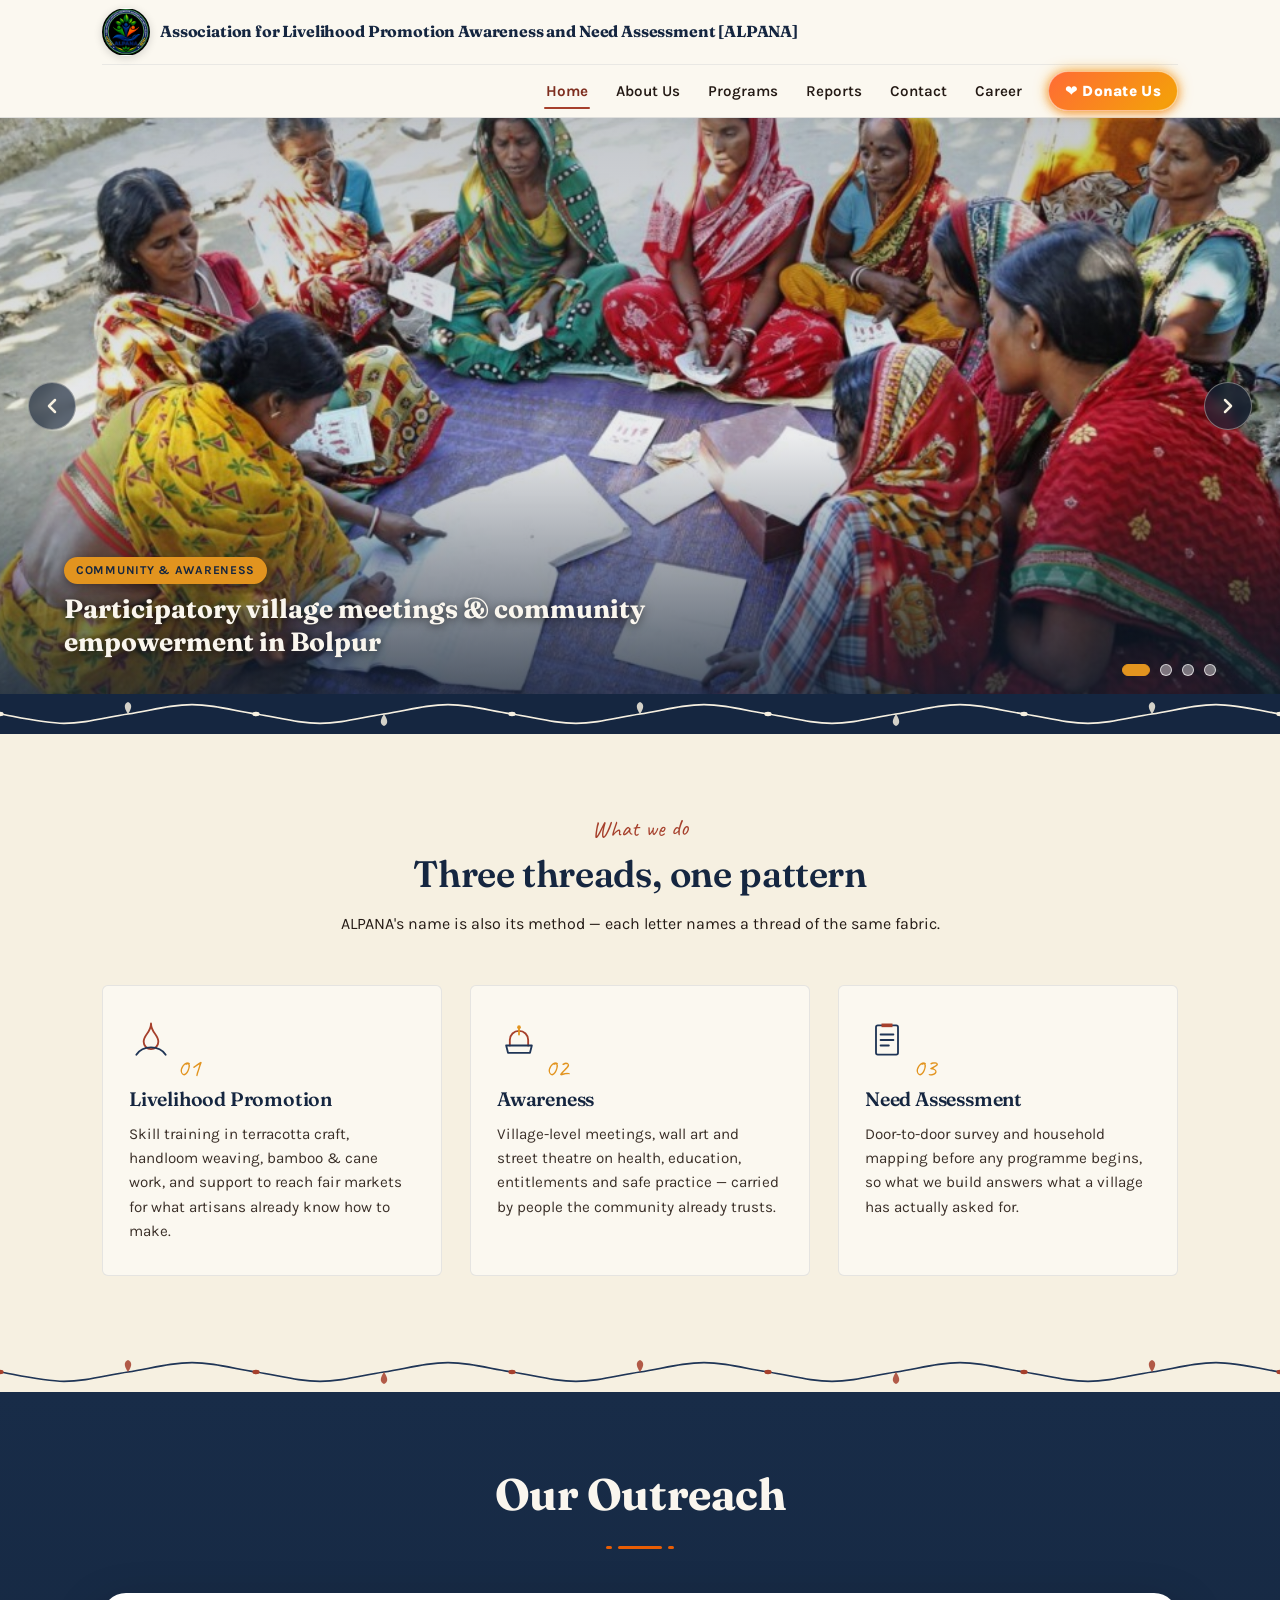
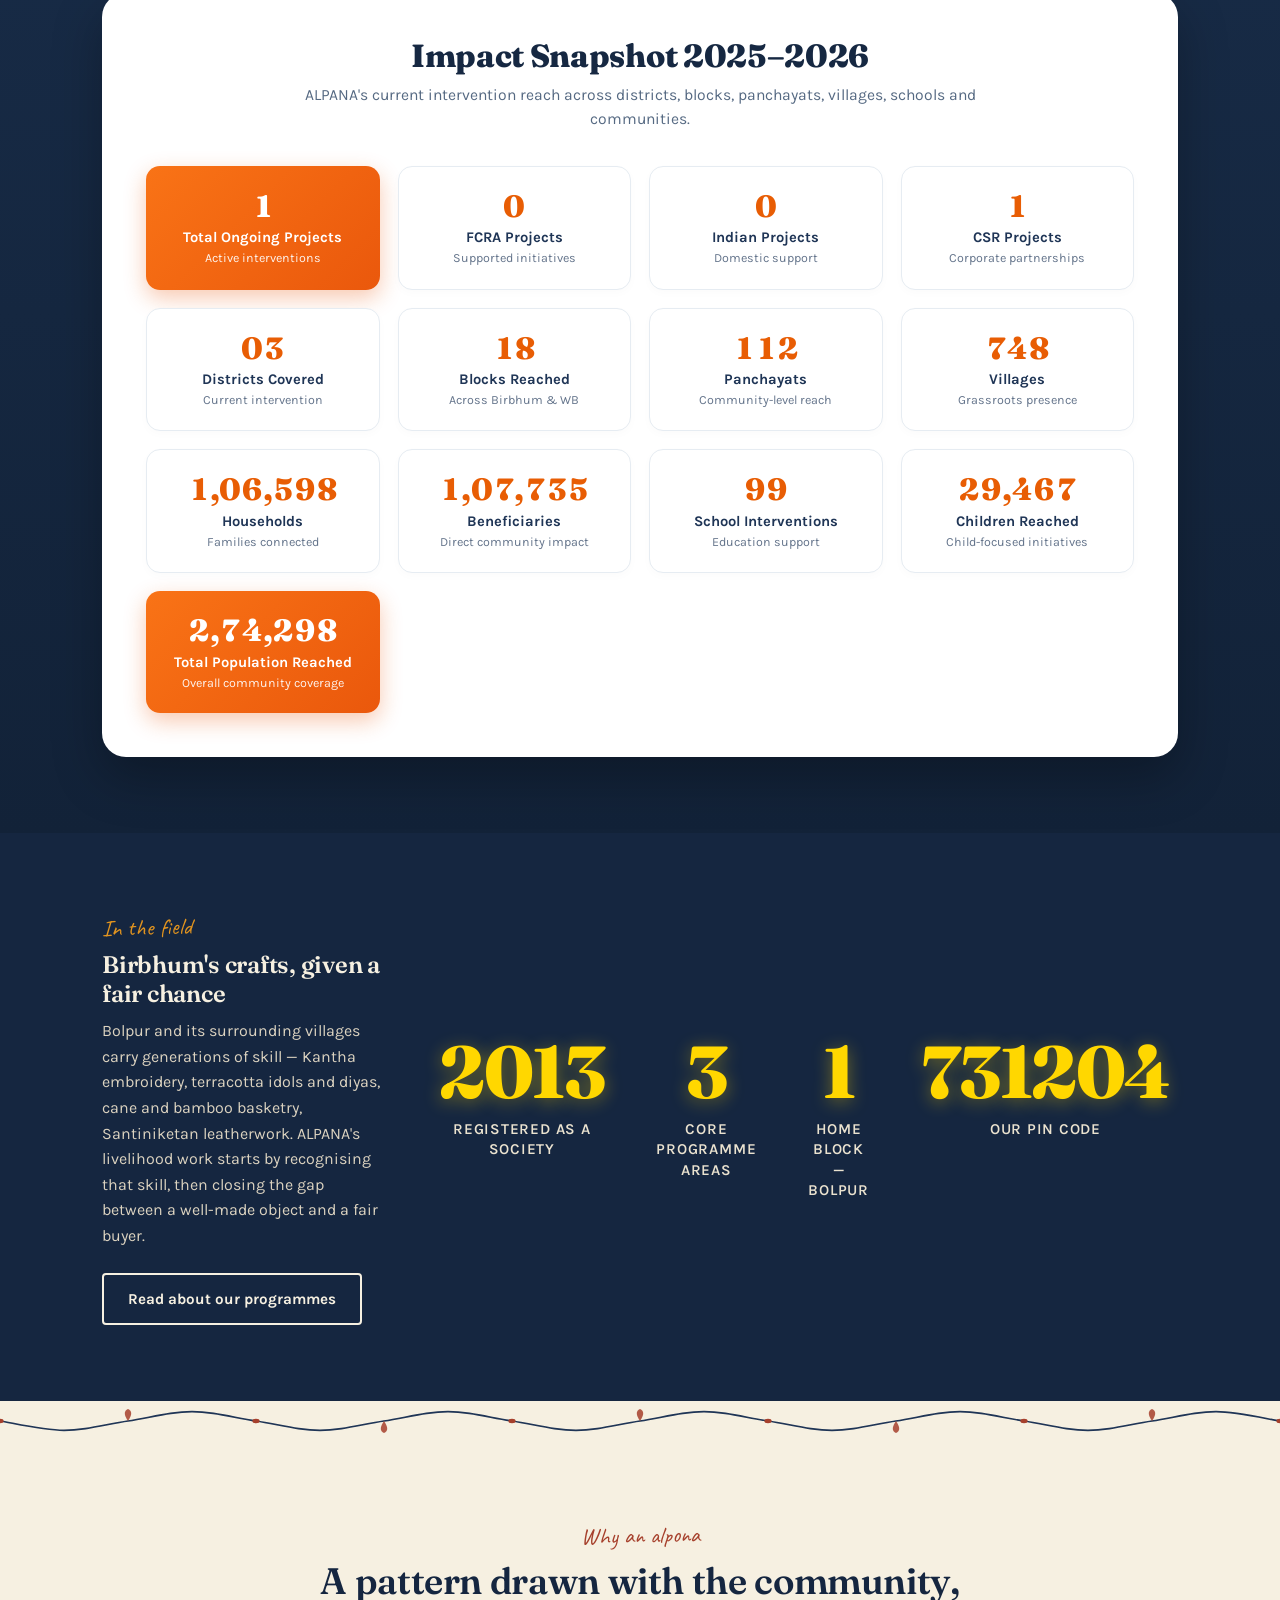
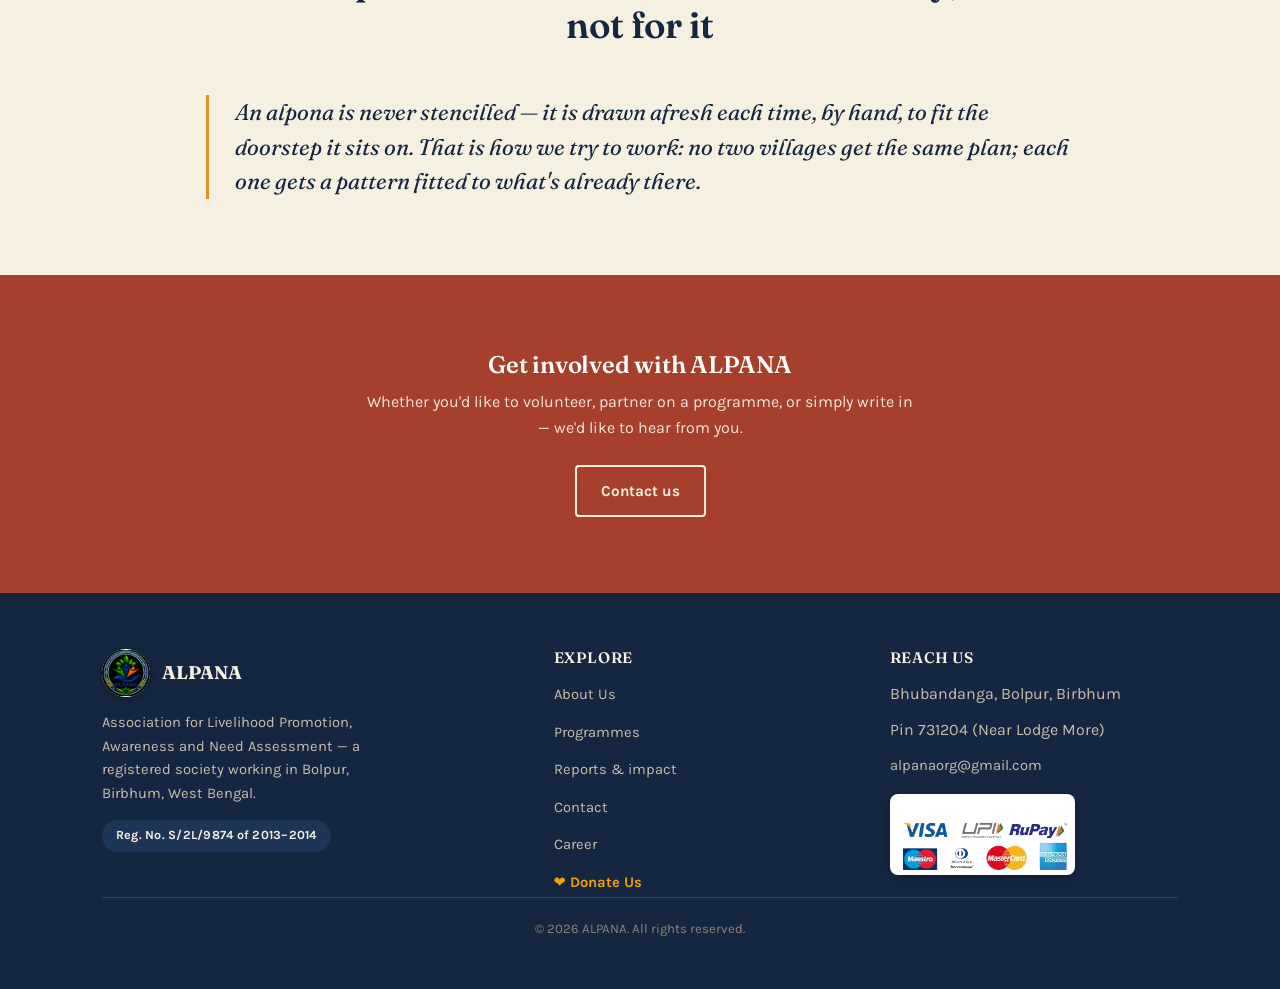
<file: index.html>
<!DOCTYPE html>
<html lang="en">
<head>
<meta charset="UTF-8">
<meta name="viewport" content="width=device-width, initial-scale=1.0">
<title>ALPANA — Association for Livelihood Promotion, Awareness and Need Assessment</title>
<meta name="description" content="ALPANA works in Bolpur, Birbhum on livelihood promotion, awareness building and need assessment for rural artisan and farming communities in West Bengal.">
<link rel="icon" href="images/alpana-logo.png?v=4">
<link rel="stylesheet" href="style.css?v=33">
</head>
<body>

<header class="site-header">
  <div class="wrap">
    <div class="header-top-row">
      <a class="brand" href="index.html">
        <img src="images/alpana-logo.png?v=4" alt="ALPANA logo">
        <span class="brand-text">
          <span class="name">Association for Livelihood Promotion Awareness and Need Assessment [ALPANA]</span>
        </span>
      </a>
      <button class="nav-toggle" aria-expanded="false" aria-controls="primary-nav">Menu ☰</button>
    </div>
    <nav class="main-nav">
      <ul id="primary-nav">
        <li><a href="index.html" class="active">Home</a></li>
        <li><a href="about.html">About Us</a></li>
        <li><a href="programs.html">Programs</a></li>
        <li><a href="reports.html">Reports</a></li>
        <li><a href="contact.html">Contact</a></li>
        <li><a href="career.html">Career</a></li>
        <li><a href="donate.html" class="nav-donate-btn">❤️ Donate Us</a></li>
      </ul>
    </nav>
  </div>
</header>

<section class="hero hero-slider-section">
  <div class="hero-slider" id="heroSlider" aria-label="ALPANA Community Photo Gallery">
    <div class="slider-track">
      <!-- Slide 1 -->
      <div class="slide active">
        <img src="images/slider-1.jpg" alt="ALPANA Community Gathering and Awareness Discussion">
        <div class="slide-caption">
          <span class="slide-tag">Community &amp; Awareness</span>
          <p>Participatory village meetings &amp; community empowerment in Bolpur</p>
        </div>
      </div>

      <!-- Slide 2 -->
      <div class="slide">
        <img src="images/slider-2.jpg" alt="ALPANA Rural Livelihood and Plantation Initiatives">
        <div class="slide-caption">
          <span class="slide-tag">Livelihood &amp; Ecology</span>
          <p>Sustainable rural initiatives and community teamwork</p>
        </div>
      </div>

      <!-- Slide 3 -->
      <div class="slide">
        <img src="images/slider-3.jpg" alt="ALPANA Rural Education and Child Development">
        <div class="slide-caption">
          <span class="slide-tag">Education &amp; Development</span>
          <p>Supporting rural learning and community education</p>
        </div>
      </div>

      <!-- Slide 4 -->
      <div class="slide">
        <img src="images/slider-4.jpg" alt="ALPANA Need Assessment and Household Livelihood Support">
        <div class="slide-caption">
          <span class="slide-tag">Need Assessment &amp; Promotion</span>
          <p>Household-level mapping and grassroots livelihood support</p>
        </div>
      </div>
    </div>

    <!-- Navigation Arrows -->
    <button class="slider-btn prev" id="sliderPrev" aria-label="Previous Slide">
      <svg viewBox="0 0 24 24" fill="none" stroke="currentColor" stroke-width="2.5" stroke-linecap="round" stroke-linejoin="round"><path d="M15 18l-6-6 6-6"/></svg>
    </button>
    <button class="slider-btn next" id="sliderNext" aria-label="Next Slide">
      <svg viewBox="0 0 24 24" fill="none" stroke="currentColor" stroke-width="2.5" stroke-linecap="round" stroke-linejoin="round"><path d="M9 18l6-6-6-6"/></svg>
    </button>

    <!-- Indicators -->
    <div class="slider-dots" id="sliderDots" role="tablist" aria-label="Slide navigation">
      <button class="dot active" data-index="0" aria-label="Slide 1" role="tab" aria-selected="true"></button>
      <button class="dot" data-index="1" aria-label="Slide 2" role="tab" aria-selected="false"></button>
      <button class="dot" data-index="2" aria-label="Slide 3" role="tab" aria-selected="false"></button>
      <button class="dot" data-index="3" aria-label="Slide 4" role="tab" aria-selected="false"></button>
    </div>
  </div>
</section>
<div class="alpona-divider on-indigo"><img src="images/alpona-divider-cream.svg" alt=""></div>

<section class="section-rice">
  <div class="wrap">
    <div class="kicker">
      <span class="eyebrow">What we do</span>
      <h2>Three threads, one pattern</h2>
      <p>ALPANA's name is also its method — each letter names a thread of the same fabric.</p>
    </div>
    <div class="pillars">
      <div class="pillar">
        <svg class="pillar-icon" viewBox="0 0 48 48" fill="none" xmlns="http://www.w3.org/2000/svg">
          <path d="M24 6c0 10-8 12-8 20a8 8 0 0016 0c0-8-8-10-8-20z" stroke="#A6402C" stroke-width="2" stroke-linejoin="round"/>
          <path d="M8 40c4-6 10-8 16-8s12 2 16 8" stroke="#1F3556" stroke-width="2" stroke-linecap="round"/>
        </svg>
        <span class="num">01</span>
        <h3>Livelihood Promotion</h3>
        <p>Skill training in terracotta craft, handloom weaving, bamboo &amp; cane work, and support to reach fair markets for what artisans already know how to make.</p>
      </div>
      <div class="pillar">
        <svg class="pillar-icon" viewBox="0 0 48 48" fill="none" xmlns="http://www.w3.org/2000/svg">
          <path d="M14 30v-6a10 10 0 0120 0v6" stroke="#A6402C" stroke-width="2" stroke-linecap="round"/>
          <path d="M10 30h28l-2 8H12l-2-8z" stroke="#1F3556" stroke-width="2" stroke-linejoin="round"/>
          <circle cx="24" cy="10" r="2" fill="#E2941F"/>
          <path d="M24 12v6" stroke="#E2941F" stroke-width="2" stroke-linecap="round"/>
        </svg>
        <span class="num">02</span>
        <h3>Awareness</h3>
        <p>Village-level meetings, wall art and street theatre on health, education, entitlements and safe practice — carried by people the community already trusts.</p>
      </div>
      <div class="pillar">
        <svg class="pillar-icon" viewBox="0 0 48 48" fill="none" xmlns="http://www.w3.org/2000/svg">
          <rect x="12" y="8" width="24" height="32" rx="2" stroke="#1F3556" stroke-width="2"/>
          <path d="M18 6h12v4H18z" fill="#A6402C"/>
          <path d="M17 18h14M17 24h14M17 30h9" stroke="#1F3556" stroke-width="2" stroke-linecap="round"/>
        </svg>
        <span class="num">03</span>
        <h3>Need Assessment</h3>
        <p>Door-to-door survey and household mapping before any programme begins, so what we build answers what a village has actually asked for.</p>
      </div>
    </div>
  </div>
</section>
<div class="alpona-divider on-rice"><img src="images/alpona-divider-indigo.svg" alt=""></div>

<section class="section-outreach" id="outreach">
  <div class="wrap">
    <div class="outreach-header">
      <h2 class="outreach-title">Our Outreach</h2>
      <div class="outreach-dash"><span></span></div>
    </div>

    <div class="outreach-box">
      <div class="snapshot-header">
        <h3 class="snapshot-title">Impact Snapshot 2025–2026</h3>
        <p class="snapshot-subtitle">ALPANA's current intervention reach across districts, blocks, panchayats, villages, schools and communities.</p>
      </div>

      <div class="outreach-grid">
        <!-- Card 1 (Highlighted) -->
        <div class="outreach-card highlight">
          <span class="outreach-num odometer" data-value="1">1</span>
          <span class="outreach-label">Total Ongoing Projects</span>
          <span class="outreach-sub">Active interventions</span>
        </div>

        <!-- Card 2 -->
        <div class="outreach-card">
          <span class="outreach-num odometer" data-value="0">0</span>
          <span class="outreach-label">FCRA Projects</span>
          <span class="outreach-sub">Supported initiatives</span>
        </div>

        <!-- Card 3 -->
        <div class="outreach-card">
          <span class="outreach-num odometer" data-value="0">0</span>
          <span class="outreach-label">Indian Projects</span>
          <span class="outreach-sub">Domestic support</span>
        </div>

        <!-- Card 4 -->
        <div class="outreach-card">
          <span class="outreach-num odometer" data-value="1">1</span>
          <span class="outreach-label">CSR Projects</span>
          <span class="outreach-sub">Corporate partnerships</span>
        </div>

        <!-- Card 5 -->
        <div class="outreach-card">
          <span class="outreach-num odometer" data-value="03">03</span>
          <span class="outreach-label">Districts Covered</span>
          <span class="outreach-sub">Current intervention</span>
        </div>

        <!-- Card 6 -->
        <div class="outreach-card">
          <span class="outreach-num odometer" data-value="18">18</span>
          <span class="outreach-label">Blocks Reached</span>
          <span class="outreach-sub">Across Birbhum &amp; WB</span>
        </div>

        <!-- Card 7 -->
        <div class="outreach-card">
          <span class="outreach-num odometer" data-value="112">112</span>
          <span class="outreach-label">Panchayats</span>
          <span class="outreach-sub">Community-level reach</span>
        </div>

        <!-- Card 8 -->
        <div class="outreach-card">
          <span class="outreach-num odometer" data-value="748">748</span>
          <span class="outreach-label">Villages</span>
          <span class="outreach-sub">Grassroots presence</span>
        </div>

        <!-- Card 9 -->
        <div class="outreach-card">
          <span class="outreach-num odometer" data-value="1,06,598">1,06,598</span>
          <span class="outreach-label">Households</span>
          <span class="outreach-sub">Families connected</span>
        </div>

        <!-- Card 10 -->
        <div class="outreach-card">
          <span class="outreach-num odometer" data-value="1,07,735">1,07,735</span>
          <span class="outreach-label">Beneficiaries</span>
          <span class="outreach-sub">Direct community impact</span>
        </div>

        <!-- Card 11 -->
        <div class="outreach-card">
          <span class="outreach-num odometer" data-value="99">99</span>
          <span class="outreach-label">School Interventions</span>
          <span class="outreach-sub">Education support</span>
        </div>

        <!-- Card 12 -->
        <div class="outreach-card">
          <span class="outreach-num odometer" data-value="29,467">29,467</span>
          <span class="outreach-label">Children Reached</span>
          <span class="outreach-sub">Child-focused initiatives</span>
        </div>

        <!-- Card 13 (Highlighted) -->
        <div class="outreach-card highlight">
          <span class="outreach-num odometer" data-value="2,74,298">2,74,298</span>
          <span class="outreach-label">Total Population Reached</span>
          <span class="outreach-sub">Overall community coverage</span>
        </div>
      </div>
    </div>
  </div>
</section>

<section class="section-indigo">
  <div class="wrap">
    <div class="two-col">
      <div>
        <span class="eyebrow" style="color:#E2941F;">In the field</span>
        <h2>Birbhum's crafts, given a fair chance</h2>
        <p style="color:#DCD3C0;">Bolpur and its surrounding villages carry generations of skill — Kantha embroidery, terracotta idols and diyas, cane and bamboo basketry, Santiniketan leatherwork. ALPANA's livelihood work starts by recognising that skill, then closing the gap between a well-made object and a fair buyer.</p>
        <a href="programs.html" class="btn btn-ghost-light" style="margin-top:8px;">Read about our programmes</a>
      </div>
      <div class="stats">
        <div class="stat"><b>2013</b><span>Registered as a society</span></div>
        <div class="stat"><b>3</b><span>Core programme areas</span></div>
        <div class="stat"><b>1</b><span>Home block — Bolpur</span></div>
        <div class="stat"><b>731204</b><span>Our pin code</span></div>
      </div>
    </div>
  </div>
</section>
<div class="alpona-divider on-rice"><img src="images/alpona-divider-indigo.svg" alt=""></div>

<section class="section-rice">
  <div class="wrap">
    <div class="kicker">
      <span class="eyebrow">Why an alpona</span>
      <h2 class="mt-0">A pattern drawn with the community, not for it</h2>
    </div>
    <p class="quote-block">An alpona is never stencilled — it is drawn afresh each time, by hand, to fit the doorstep it sits on. That is how we try to work: no two villages get the same plan; each one gets a pattern fitted to what's already there.</p>
  </div>
</section>

<section class="section-clay">
  <div class="wrap center">
    <h2 class="mt-0" style="color:#fff;">Get involved with ALPANA</h2>
    <p style="max-width:56ch;margin:0 auto 24px;color:#F6E6DE;">Whether you'd like to volunteer, partner on a programme, or simply write in — we'd like to hear from you.</p>
    <a href="contact.html" class="btn btn-ghost-light">Contact us</a>
  </div>
</section>

<footer class="site-footer">
  <div class="wrap">
    <div class="footer-grid">
      <div>
        <div class="footer-brand">
          <img src="images/alpana-logo.png?v=4" alt="ALPANA logo">
          <span class="name">ALPANA</span>
        </div>
        <p style="max-width:34ch;font-size:0.92rem;">Association for Livelihood Promotion, Awareness and Need Assessment — a registered society working in Bolpur, Birbhum, West Bengal.</p>
        <span class="badge-reg">Reg. No. S/2L/9874 of 2013–2014</span>
      </div>
      <div>
        <h4>Explore</h4>
        <ul class="footer-links">
          <li><a href="about.html">About Us</a></li>
          <li><a href="programs.html">Programmes</a></li>
          <li><a href="reports.html">Reports &amp; impact</a></li>
          <li><a href="contact.html">Contact</a></li>
          <li><a href="career.html">Career</a></li>
          <li><a href="donate.html" style="color:#F59E0B;font-weight:700;">❤️ Donate Us</a></li>
        </ul>
      </div>
      <div>
        <h4>Reach us</h4>
        <ul class="footer-links">
          <li>Bhubandanga, Bolpur, Birbhum</li>
          <li>Pin&nbsp;731204 (Near Lodge More)</li>
          <li><a href="mailto:alpanaorg@gmail.com">alpanaorg@gmail.com</a></li>
        </ul>
        <div class="footer-payments">
          <img src="images/payment-methods.png?v=1" alt="Accepted Payment Modes: VISA, UPI, RuPay, Maestro, Diners Club, MasterCard, American Express">
        </div>
      </div>
    </div>
    <div class="footer-bottom" style="display: flex; justify-content: center; align-items: center; text-align: center; width: 100%; margin: 0 auto;">
      <span style="text-align: center; margin: 0 auto;">© <span id="year"></span> ALPANA. All rights reserved.</span>
    </div>
  </div>
</footer>

<script>
  document.getElementById('year').textContent = new Date().getFullYear();
  
  // Mobile Nav Toggle
  const toggle = document.querySelector('.nav-toggle');
  const nav = document.getElementById('primary-nav');
  if(toggle && nav){
    toggle.addEventListener('click', (e) => {
      e.stopPropagation();
      const open = nav.classList.toggle('open');
      toggle.setAttribute('aria-expanded', open);
      toggle.textContent = open ? 'Close ✕' : 'Menu ☰';
    });
    document.addEventListener('click', (e) => {
      if(!nav.contains(e.target) && !toggle.contains(e.target) && nav.classList.contains('open')){
        nav.classList.remove('open');
        toggle.setAttribute('aria-expanded', 'false');
        toggle.textContent = 'Menu ☰';
      }
    });
    document.addEventListener('keydown', (e) => {
      if(e.key === 'Escape' && nav.classList.contains('open')){
        nav.classList.remove('open');
        toggle.setAttribute('aria-expanded', 'false');
        toggle.textContent = 'Menu ☰';
      }
    });
  }

  // Hero Image Slider
  (function initSlider(){
    const slider = document.getElementById('heroSlider');
    if(!slider) return;
    
    const track = slider.querySelector('.slider-track');
    const slides = slider.querySelectorAll('.slide');
    const dots = slider.querySelectorAll('.dot');
    const prevBtn = document.getElementById('sliderPrev');
    const nextBtn = document.getElementById('sliderNext');
    let currentIndex = 0;
    let timer = null;
    const slideCount = slides.length;

    function showSlide(index){
      if(index < 0) index = slideCount - 1;
      if(index >= slideCount) index = 0;
      currentIndex = index;

      if(track){
        track.style.transform = `translateX(-${currentIndex * 100}%)`;
      }

      slides.forEach((s, i) => {
        s.classList.toggle('active', i === currentIndex);
      });

      dots.forEach((d, i) => {
        const active = i === currentIndex;
        d.classList.toggle('active', active);
        d.setAttribute('aria-selected', active);
      });
    }

    function nextSlide(){ showSlide(currentIndex + 1); }
    function prevSlide(){ showSlide(currentIndex - 1); }

    function resetTimer(){
      if(timer) clearInterval(timer);
      timer = setInterval(nextSlide, 3500);
    }

    if(nextBtn) nextBtn.addEventListener('click', () => { nextSlide(); resetTimer(); });
    if(prevBtn) prevBtn.addEventListener('click', () => { prevSlide(); resetTimer(); });

    dots.forEach(dot => {
      dot.addEventListener('click', () => {
        const idx = parseInt(dot.getAttribute('data-index'), 10);
        showSlide(idx);
        resetTimer();
      });
    });

    // Touch Swipe Support
    let touchStartX = 0;
    let touchEndX = 0;
    slider.addEventListener('touchstart', (e) => {
      touchStartX = e.changedTouches[0].screenX;
    }, {passive:true});

    slider.addEventListener('touchend', (e) => {
      touchEndX = e.changedTouches[0].screenX;
      if(touchStartX - touchEndX > 40){
        nextSlide();
        resetTimer();
      } else if(touchEndX - touchStartX > 40){
        prevSlide();
        resetTimer();
      }
    }, {passive:true});

    // Keyboard Arrow Keys
    document.addEventListener('keydown', (e) => {
      if(e.key === 'ArrowRight') { nextSlide(); resetTimer(); }
      if(e.key === 'ArrowLeft') { prevSlide(); resetTimer(); }
    });

    // Start auto scrolling immediately
    showSlide(0);
    resetTimer();
  })();

  // Impact Snapshot 0.8-Second Odometer Rolling Digits
  (function initOutreachOdometer(){
    const odometers = document.querySelectorAll('.outreach-num.odometer');
    if(!odometers.length) return;

    odometers.forEach(odometer => {
      const valStr = odometer.getAttribute('data-value') || odometer.textContent.trim();
      odometer.innerHTML = '';

      valStr.split('').forEach((char, colIdx) => {
        if(/\d/.test(char)){
          const digitWrap = document.createElement('span');
          digitWrap.className = 'odometer-digit';

          const ribbon = document.createElement('span');
          ribbon.className = 'odometer-ribbon';

          const target = parseInt(char, 10);
          // 1 cycle of 0..9 then 0..target
          let html = '';
          for(let d = 0; d <= 9; d++){
            html += `<span>${d}</span>`;
          }
          for(let d = 0; d <= target; d++){
            html += `<span>${d}</span>`;
          }
          ribbon.innerHTML = html;
          ribbon.dataset.targetIndex = (10 + target);
          ribbon.dataset.delay = colIdx * 30; // 30ms stagger

          digitWrap.appendChild(ribbon);
          odometer.appendChild(digitWrap);
        } else {
          const sep = document.createElement('span');
          sep.className = 'odometer-sep';
          sep.textContent = char;
          odometer.appendChild(sep);
        }
      });
    });

    const observer = new IntersectionObserver((entries, obs) => {
      entries.forEach(entry => {
        if(entry.isIntersecting){
          const odometer = entry.target;
          const ribbons = odometer.querySelectorAll('.odometer-ribbon');

          ribbons.forEach(ribbon => {
            const targetIdx = parseInt(ribbon.dataset.targetIndex, 10);
            const delay = parseInt(ribbon.dataset.delay, 10) || 0;
            const totalItems = ribbon.children.length;
            if(targetIdx > 0 && totalItems > 1){
              setTimeout(() => {
                const shiftPercent = (targetIdx / totalItems) * 100;
                ribbon.style.transform = `translateY(-${shiftPercent}%)`;
              }, delay + 30);
            }
          });

          obs.unobserve(odometer);
        }
      });
    }, { threshold: 0.15 });

    odometers.forEach(o => observer.observe(o));
  })();
</script>
</body>
</html>
</file>
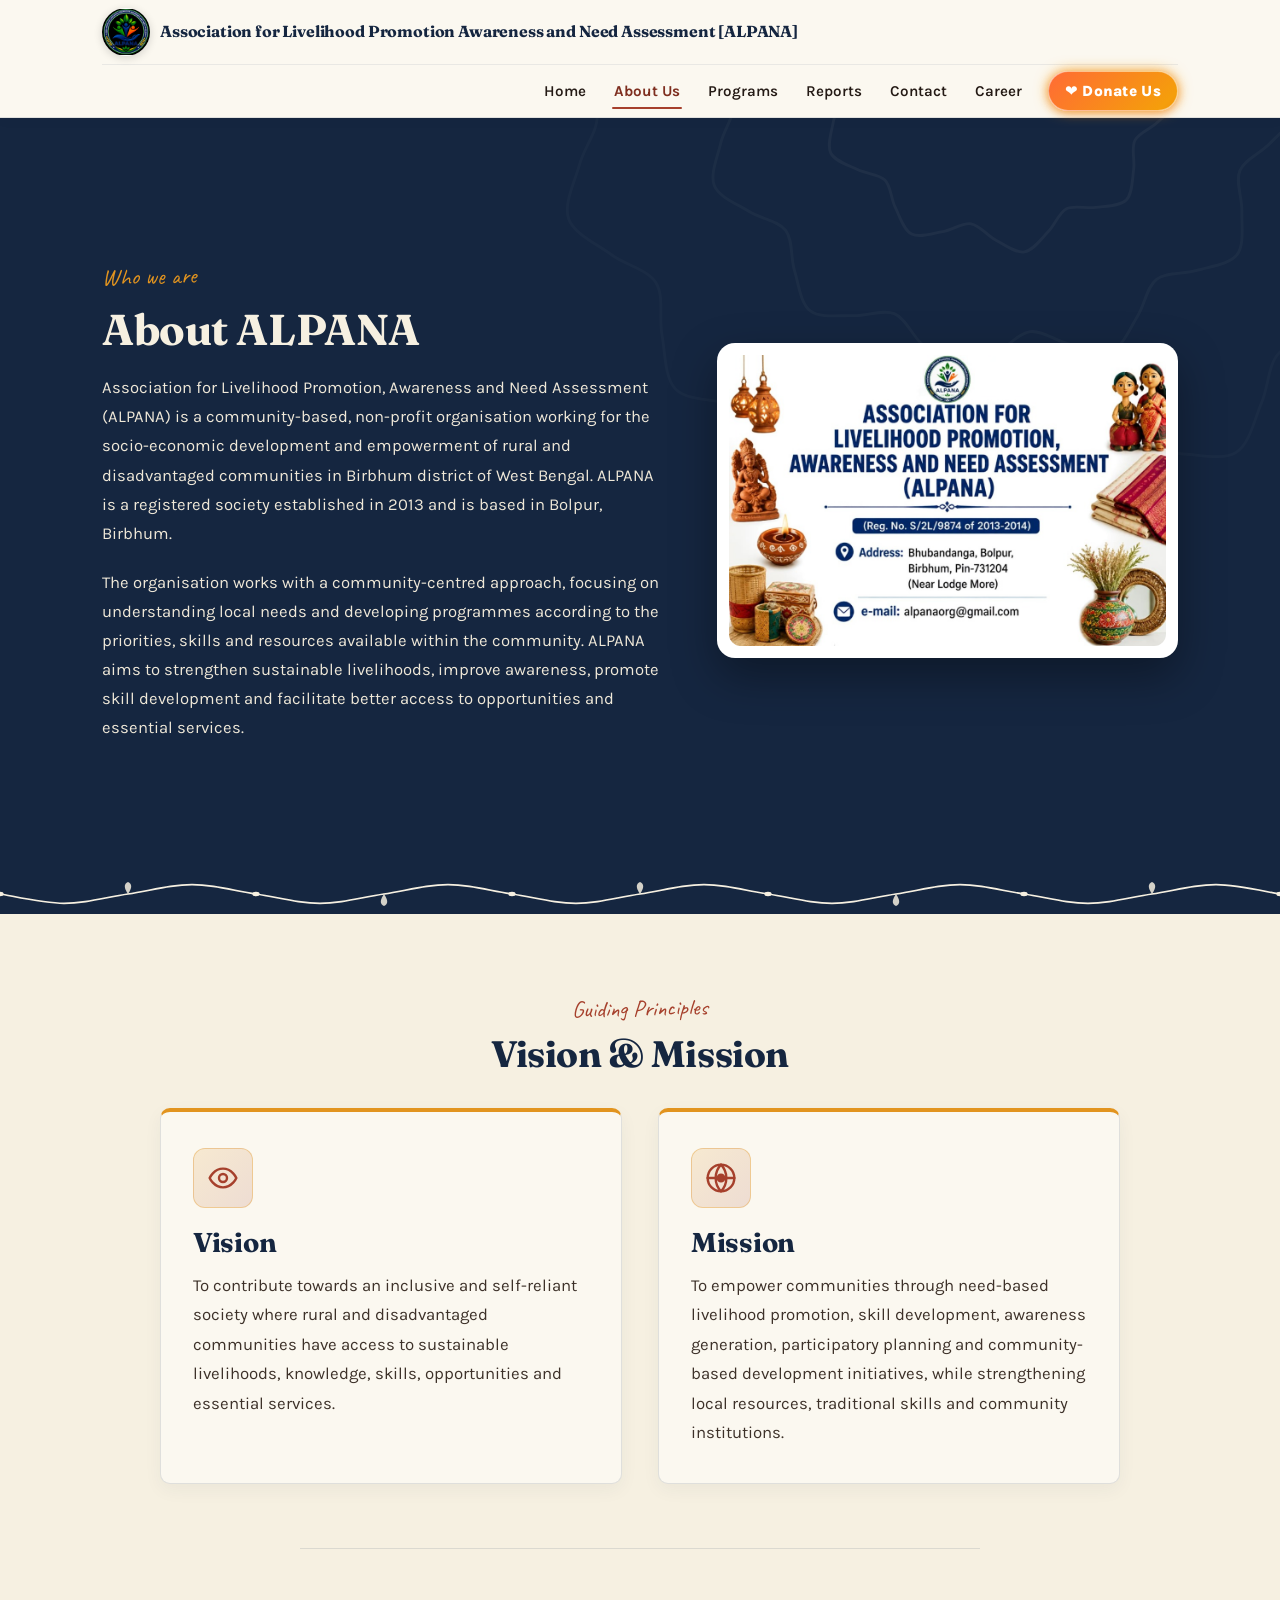
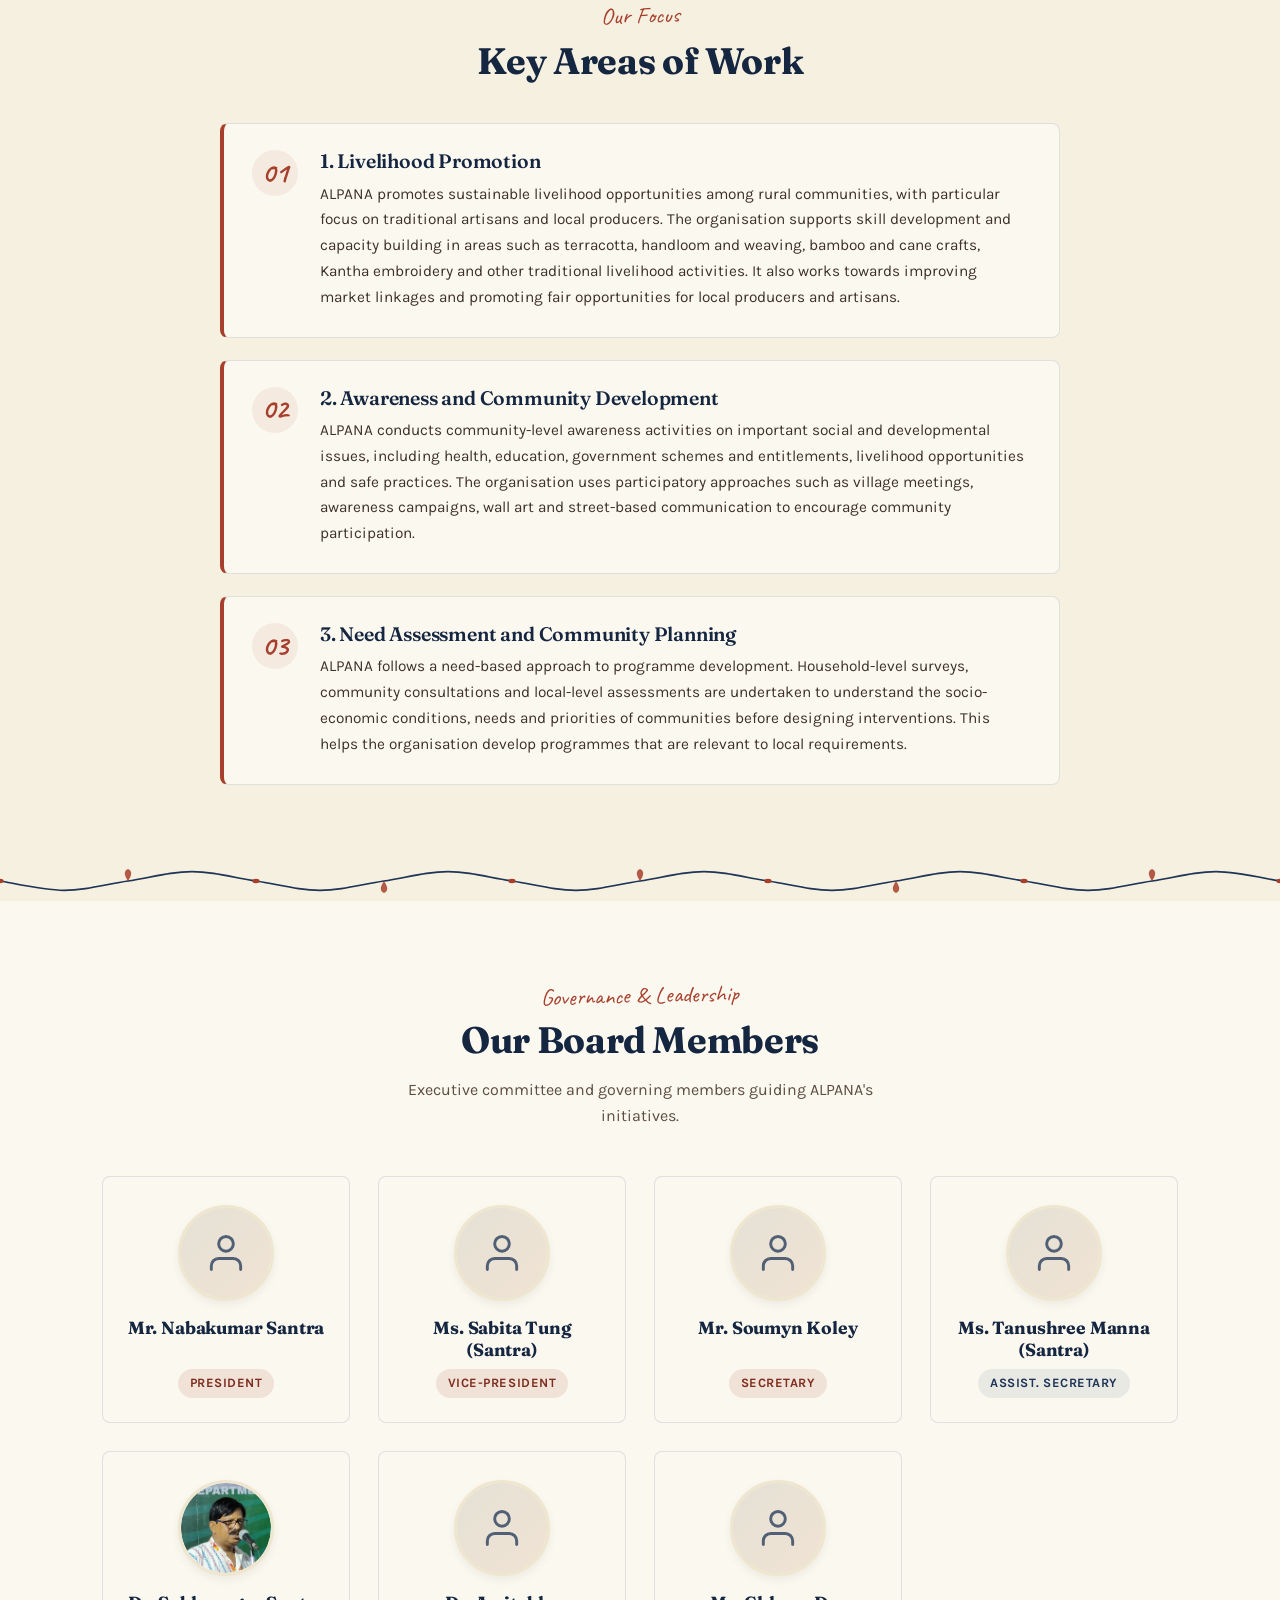
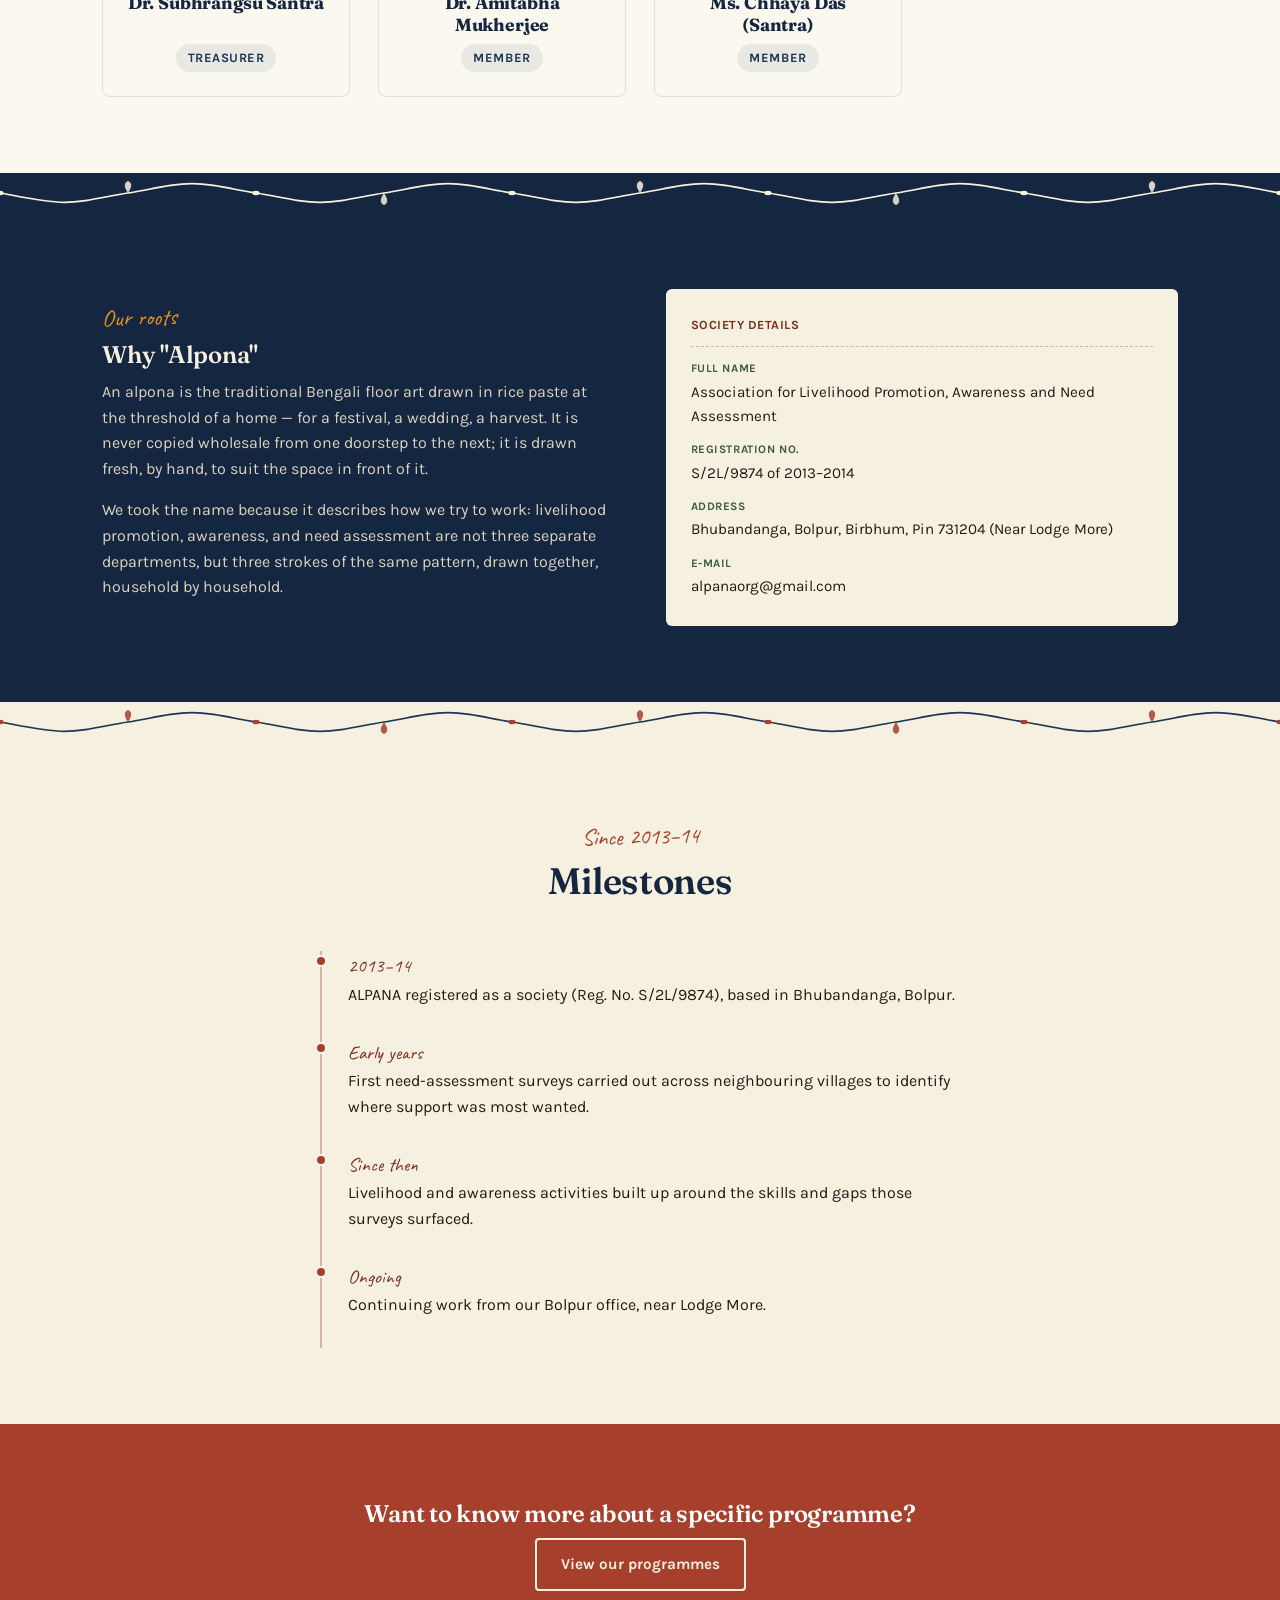
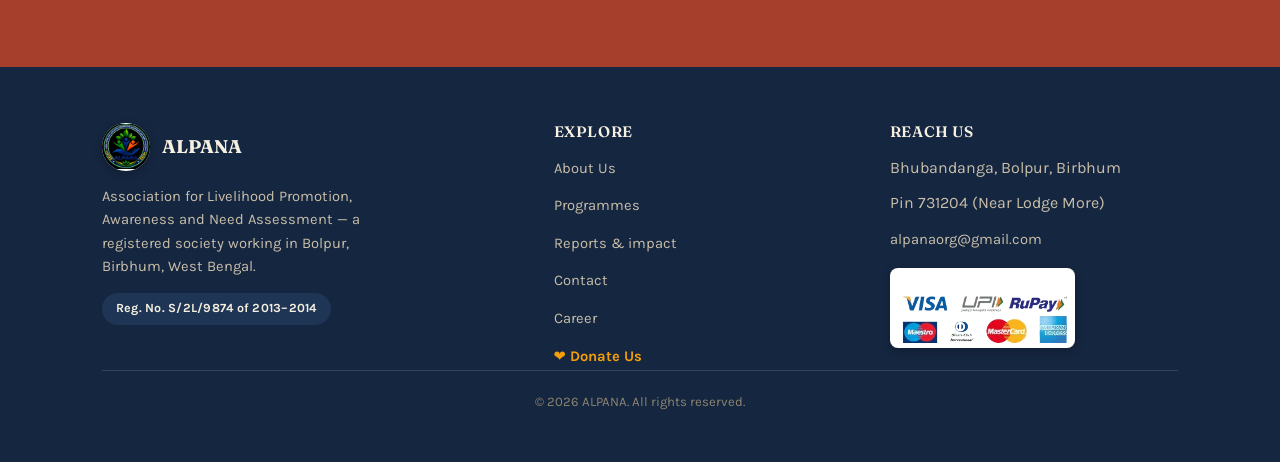
<file: about.html>
<!DOCTYPE html>
<html lang="en">
<head>
<meta charset="UTF-8">
<meta name="viewport" content="width=device-width, initial-scale=1.0">
<title>About ALPANA — Association for Livelihood Promotion, Awareness and Need Assessment</title>
<meta name="description" content="ALPANA is a registered society (S/2L/9874 of 2013-2014) based in Bolpur, Birbhum, working on livelihood, awareness and need assessment.">
<link rel="icon" href="images/alpana-logo.png?v=4">
<link rel="stylesheet" href="style.css?v=33">
</head>
<body>

<header class="site-header">
  <div class="wrap">
    <div class="header-top-row">
      <a class="brand" href="index.html">
        <img src="images/alpana-logo.png?v=4" alt="ALPANA logo">
        <span class="brand-text">
          <span class="name">Association for Livelihood Promotion Awareness and Need Assessment [ALPANA]</span>
        </span>
      </a>
      <button class="nav-toggle" aria-expanded="false" aria-controls="primary-nav">Menu ☰</button>
    </div>
    <nav class="main-nav">
      <ul id="primary-nav">
        <li><a href="index.html">Home</a></li>
        <li><a href="about.html" class="active">About Us</a></li>
        <li><a href="programs.html">Programs</a></li>
        <li><a href="reports.html">Reports</a></li>
        <li><a href="contact.html">Contact</a></li>
        <li><a href="career.html">Career</a></li>
        <li><a href="donate.html" class="nav-donate-btn">❤️ Donate Us</a></li>
      </ul>
    </nav>
  </div>
</header>

<section class="page-hero">
  <div class="hero-motif" style="opacity:0.08;"><img src="images/hero-motif.svg" alt=""></div>
  <div class="wrap">
    <div class="about-hero-grid">
      <div class="about-hero-text">
        <span class="eyebrow" style="color:#E2941F;">Who we are</span>
        <h1 style="margin-top:4px;">About ALPANA</h1>
        <p style="font-size:clamp(1rem, 1.3vw, 1.12rem);line-height:1.75;color:#EFE8D8;margin-bottom:1.2em;">Association for Livelihood Promotion, Awareness and Need Assessment (ALPANA) is a community-based, non-profit organisation working for the socio-economic development and empowerment of rural and disadvantaged communities in Birbhum district of West Bengal. ALPANA is a registered society established in 2013 and is based in Bolpur, Birbhum.</p>
        <p style="font-size:clamp(1rem, 1.3vw, 1.12rem);line-height:1.75;color:#EFE8D8;margin-bottom:0;">The organisation works with a community-centred approach, focusing on understanding local needs and developing programmes according to the priorities, skills and resources available within the community. ALPANA aims to strengthen sustainable livelihoods, improve awareness, promote skill development and facilitate better access to opportunities and essential services.</p>
      </div>
      <div class="about-hero-image-wrap">
        <div class="about-hero-card">
          <img src="images/about-intro.jpg?v=1" alt="Association for Livelihood Promotion, Awareness and Need Assessment — ALPANA" class="about-hero-img">
        </div>
      </div>
    </div>
  </div>
</section>
<div class="alpona-divider on-indigo"><img src="images/alpona-divider-cream.svg" alt=""></div>

<section class="section-rice">
  <div class="wrap">
    <!-- Vision & Mission -->
    <div class="kicker center" style="margin-bottom:32px;">
      <span class="eyebrow">Guiding Principles</span>
      <h2 class="mt-0" style="font-weight:700;">Vision &amp; Mission</h2>
    </div>
    
    <div class="vision-mission-grid">
      <!-- Vision Card -->
      <div class="vm-card">
        <div class="vm-icon-wrap">
          <svg viewBox="0 0 24 24" fill="none" stroke="currentColor" stroke-width="1.8" stroke-linecap="round" stroke-linejoin="round">
            <path d="M2 12s3-7 10-7 10 7 10 7-3 7-10 7-10-7-10-7Z"/>
            <circle cx="12" cy="12" r="3"/>
          </svg>
        </div>
        <h3 class="vm-title">Vision</h3>
        <p class="vm-text">To contribute towards an inclusive and self-reliant society where rural and disadvantaged communities have access to sustainable livelihoods, knowledge, skills, opportunities and essential services.</p>
      </div>

      <!-- Mission Card -->
      <div class="vm-card">
        <div class="vm-icon-wrap">
          <svg viewBox="0 0 24 24" fill="none" stroke="currentColor" stroke-width="1.8" stroke-linecap="round" stroke-linejoin="round">
            <circle cx="12" cy="12" r="10"/>
            <path d="M12 2a14.5 14.5 0 0 0 0 20 14.5 14.5 0 0 0 0-20"/>
            <path d="M2 12h20"/>
            <circle cx="12" cy="12" r="2.5" fill="currentColor"/>
          </svg>
        </div>
        <h3 class="vm-title">Mission</h3>
        <p class="vm-text">To empower communities through need-based livelihood promotion, skill development, awareness generation, participatory planning and community-based development initiatives, while strengthening local resources, traditional skills and community institutions.</p>
      </div>
    </div>

    <!-- Key Areas of Work -->
    <div class="kicker center" style="margin-top:64px;margin-bottom:28px;border-top:1px solid rgba(31,53,86,0.12);padding-top:48px;">
      <span class="eyebrow">Our Focus</span>
      <h2 class="mt-0" style="font-weight:700;">Key Areas of Work</h2>
    </div>

    <div class="key-areas">
      <div class="key-area-card">
        <div class="key-area-num">01</div>
        <div class="key-area-content">
          <h3>1. Livelihood Promotion</h3>
          <p>ALPANA promotes sustainable livelihood opportunities among rural communities, with particular focus on traditional artisans and local producers. The organisation supports skill development and capacity building in areas such as terracotta, handloom and weaving, bamboo and cane crafts, Kantha embroidery and other traditional livelihood activities. It also works towards improving market linkages and promoting fair opportunities for local producers and artisans.</p>
        </div>
      </div>

      <div class="key-area-card">
        <div class="key-area-num">02</div>
        <div class="key-area-content">
          <h3>2. Awareness and Community Development</h3>
          <p>ALPANA conducts community-level awareness activities on important social and developmental issues, including health, education, government schemes and entitlements, livelihood opportunities and safe practices. The organisation uses participatory approaches such as village meetings, awareness campaigns, wall art and street-based communication to encourage community participation.</p>
        </div>
      </div>

      <div class="key-area-card">
        <div class="key-area-num">03</div>
        <div class="key-area-content">
          <h3>3. Need Assessment and Community Planning</h3>
          <p>ALPANA follows a need-based approach to programme development. Household-level surveys, community consultations and local-level assessments are undertaken to understand the socio-economic conditions, needs and priorities of communities before designing interventions. This helps the organisation develop programmes that are relevant to local requirements.</p>
        </div>
      </div>
    </div>
  </div>
</section>
<div class="alpona-divider on-rice"><img src="images/alpona-divider-indigo.svg" alt=""></div>

<section class="section-paper" id="board-members">
  <div class="wrap">
    <div class="kicker center">
      <span class="eyebrow">Governance &amp; Leadership</span>
      <h2 class="mt-0" style="font-weight:700;">Our Board Members</h2>
      <p style="color:#5c4d41;max-width:54ch;margin:0 auto 12px;">Executive committee and governing members guiding ALPANA's initiatives.</p>
    </div>
    
    <div class="board-grid">
      <div class="board-card">
        <div class="member-avatar">
          <div class="avatar-ph">
            <svg viewBox="0 0 24 24" fill="none" stroke="currentColor" stroke-width="1.6" stroke-linecap="round" stroke-linejoin="round"><path d="M20 21v-2a4 4 0 0 0-4-4H8a4 4 0 0 0-4 4v2"/><circle cx="12" cy="7" r="4"/></svg>
          </div>
        </div>
        <h3 class="member-name">Mr. Nabakumar Santra</h3>
        <span class="member-role role-lead">President</span>
      </div>

      <div class="board-card">
        <div class="member-avatar">
          <div class="avatar-ph">
            <svg viewBox="0 0 24 24" fill="none" stroke="currentColor" stroke-width="1.6" stroke-linecap="round" stroke-linejoin="round"><path d="M20 21v-2a4 4 0 0 0-4-4H8a4 4 0 0 0-4 4v2"/><circle cx="12" cy="7" r="4"/></svg>
          </div>
        </div>
        <h3 class="member-name">Ms. Sabita Tung (Santra)</h3>
        <span class="member-role role-lead">Vice-President</span>
      </div>

      <div class="board-card">
        <div class="member-avatar">
          <div class="avatar-ph">
            <svg viewBox="0 0 24 24" fill="none" stroke="currentColor" stroke-width="1.6" stroke-linecap="round" stroke-linejoin="round"><path d="M20 21v-2a4 4 0 0 0-4-4H8a4 4 0 0 0-4 4v2"/><circle cx="12" cy="7" r="4"/></svg>
          </div>
        </div>
        <h3 class="member-name">Mr. Soumyn Koley</h3>
        <span class="member-role role-lead">Secretary</span>
      </div>

      <div class="board-card">
        <div class="member-avatar">
          <div class="avatar-ph">
            <svg viewBox="0 0 24 24" fill="none" stroke="currentColor" stroke-width="1.6" stroke-linecap="round" stroke-linejoin="round"><path d="M20 21v-2a4 4 0 0 0-4-4H8a4 4 0 0 0-4 4v2"/><circle cx="12" cy="7" r="4"/></svg>
          </div>
        </div>
        <h3 class="member-name">Ms. Tanushree Manna (Santra)</h3>
        <span class="member-role">Assist. Secretary</span>
      </div>

      <div class="board-card">
        <div class="member-avatar">
          <img src="images/subhrangsu-santra.jpg?v=1" alt="Dr. Subhrangsu Santra — Treasurer, ALPANA" style="object-position:center 18%;">
        </div>
        <h3 class="member-name">Dr. Subhrangsu Santra</h3>
        <span class="member-role">Treasurer</span>
      </div>

      <div class="board-card">
        <div class="member-avatar">
          <div class="avatar-ph">
            <svg viewBox="0 0 24 24" fill="none" stroke="currentColor" stroke-width="1.6" stroke-linecap="round" stroke-linejoin="round"><path d="M20 21v-2a4 4 0 0 0-4-4H8a4 4 0 0 0-4 4v2"/><circle cx="12" cy="7" r="4"/></svg>
          </div>
        </div>
        <h3 class="member-name">Dr. Amitabha Mukherjee</h3>
        <span class="member-role">Member</span>
      </div>

      <div class="board-card">
        <div class="member-avatar">
          <div class="avatar-ph">
            <svg viewBox="0 0 24 24" fill="none" stroke="currentColor" stroke-width="1.6" stroke-linecap="round" stroke-linejoin="round"><path d="M20 21v-2a4 4 0 0 0-4-4H8a4 4 0 0 0-4 4v2"/><circle cx="12" cy="7" r="4"/></svg>
          </div>
        </div>
        <h3 class="member-name">Ms. Chhaya Das (Santra)</h3>
        <span class="member-role">Member</span>
      </div>
    </div>
  </div>
</section>
<div class="alpona-divider on-indigo"><img src="images/alpona-divider-cream.svg" alt=""></div>

<section class="section-indigo">
  <div class="wrap">
    <div class="two-col">
      <div>
        <span class="eyebrow" style="color:#E2941F;">Our roots</span>
        <h2>Why "Alpona"</h2>
        <p style="color:#DCD3C0;">An alpona is the traditional Bengali floor art drawn in rice paste at the threshold of a home — for a festival, a wedding, a harvest. It is never copied wholesale from one doorstep to the next; it is drawn fresh, by hand, to suit the space in front of it.</p>
        <p style="color:#DCD3C0;">We took the name because it describes how we try to work: livelihood promotion, awareness, and need assessment are not three separate departments, but three strokes of the same pattern, drawn together, household by household.</p>
      </div>
      <div class="hero-panel" style="box-shadow:none;border:1px solid rgba(255,255,255,0.15);">
        <div class="reg">Society Details</div>
        <dl>
          <dt>Full name</dt>
          <dd>Association for Livelihood Promotion, Awareness and Need Assessment</dd>
          <dt>Registration No.</dt>
          <dd>S/2L/9874 of 2013–2014</dd>
          <dt>Address</dt>
          <dd>Bhubandanga, Bolpur, Birbhum, Pin&nbsp;731204 (Near Lodge More)</dd>
          <dt>E-mail</dt>
          <dd><a href="mailto:alpanaorg@gmail.com">alpanaorg@gmail.com</a></dd>
        </dl>
      </div>
    </div>
  </div>
</section>
<div class="alpona-divider on-rice"><img src="images/alpona-divider-indigo.svg" alt=""></div>

<section class="section-rice">
  <div class="wrap">
    <div class="kicker">
      <span class="eyebrow">Since 2013–14</span>
      <h2 class="mt-0">Milestones</h2>
    </div>
    <ul class="timeline" style="max-width:640px;margin:0 auto;">
      <li><span class="yr">2013–14</span><br>ALPANA registered as a society (Reg. No. S/2L/9874), based in Bhubandanga, Bolpur.</li>
      <li><span class="yr">Early years</span><br>First need-assessment surveys carried out across neighbouring villages to identify where support was most wanted.</li>
      <li><span class="yr">Since then</span><br>Livelihood and awareness activities built up around the skills and gaps those surveys surfaced.</li>
      <li><span class="yr">Ongoing</span><br>Continuing work from our Bolpur office, near Lodge More.</li>
    </ul>
  </div>
</section>

<section class="section-clay">
  <div class="wrap center">
    <h2 class="mt-0" style="color:#fff;">Want to know more about a specific programme?</h2>
    <a href="programs.html" class="btn btn-ghost-light">View our programmes</a>
  </div>
</section>

<footer class="site-footer">
  <div class="wrap">
    <div class="footer-grid">
      <div>
        <div class="footer-brand">
          <img src="images/alpana-logo.png?v=4" alt="ALPANA logo">
          <span class="name">ALPANA</span>
        </div>
        <p style="max-width:34ch;font-size:0.92rem;">Association for Livelihood Promotion, Awareness and Need Assessment — a registered society working in Bolpur, Birbhum, West Bengal.</p>
        <span class="badge-reg">Reg. No. S/2L/9874 of 2013–2014</span>
      </div>
      <div>
        <h4>Explore</h4>
        <ul class="footer-links">
          <li><a href="about.html">About Us</a></li>
          <li><a href="programs.html">Programmes</a></li>
          <li><a href="reports.html">Reports &amp; impact</a></li>
          <li><a href="contact.html">Contact</a></li>
          <li><a href="career.html">Career</a></li>
          <li><a href="donate.html" style="color:#F59E0B;font-weight:700;">❤️ Donate Us</a></li>
        </ul>
      </div>
      <div>
        <h4>Reach us</h4>
        <ul class="footer-links">
          <li>Bhubandanga, Bolpur, Birbhum</li>
          <li>Pin&nbsp;731204 (Near Lodge More)</li>
          <li><a href="mailto:alpanaorg@gmail.com">alpanaorg@gmail.com</a></li>
        </ul>
        <div class="footer-payments">
          <img src="images/payment-methods.png?v=1" alt="Accepted Payment Modes: VISA, UPI, RuPay, Maestro, Diners Club, MasterCard, American Express">
        </div>
      </div>
    </div>
    <div class="footer-bottom" style="display: flex; justify-content: center; align-items: center; text-align: center; width: 100%; margin: 0 auto;">
      <span style="text-align: center; margin: 0 auto;">© <span id="year"></span> ALPANA. All rights reserved.</span>
    </div>
  </div>
</footer>

<script>
  document.getElementById('year').textContent = new Date().getFullYear();
  const toggle = document.querySelector('.nav-toggle');
  const nav = document.getElementById('primary-nav');
  if(toggle && nav){
    toggle.addEventListener('click', (e) => {
      e.stopPropagation();
      const open = nav.classList.toggle('open');
      toggle.setAttribute('aria-expanded', open);
      toggle.textContent = open ? 'Close ✕' : 'Menu ☰';
    });
    document.addEventListener('click', (e) => {
      if(!nav.contains(e.target) && !toggle.contains(e.target) && nav.classList.contains('open')){
        nav.classList.remove('open');
        toggle.setAttribute('aria-expanded', 'false');
        toggle.textContent = 'Menu ☰';
      }
    });
    document.addEventListener('keydown', (e) => {
      if(e.key === 'Escape' && nav.classList.contains('open')){
        nav.classList.remove('open');
        toggle.setAttribute('aria-expanded', 'false');
        toggle.textContent = 'Menu ☰';
      }
    });
  }
</script>
</body>
</html>
</file>
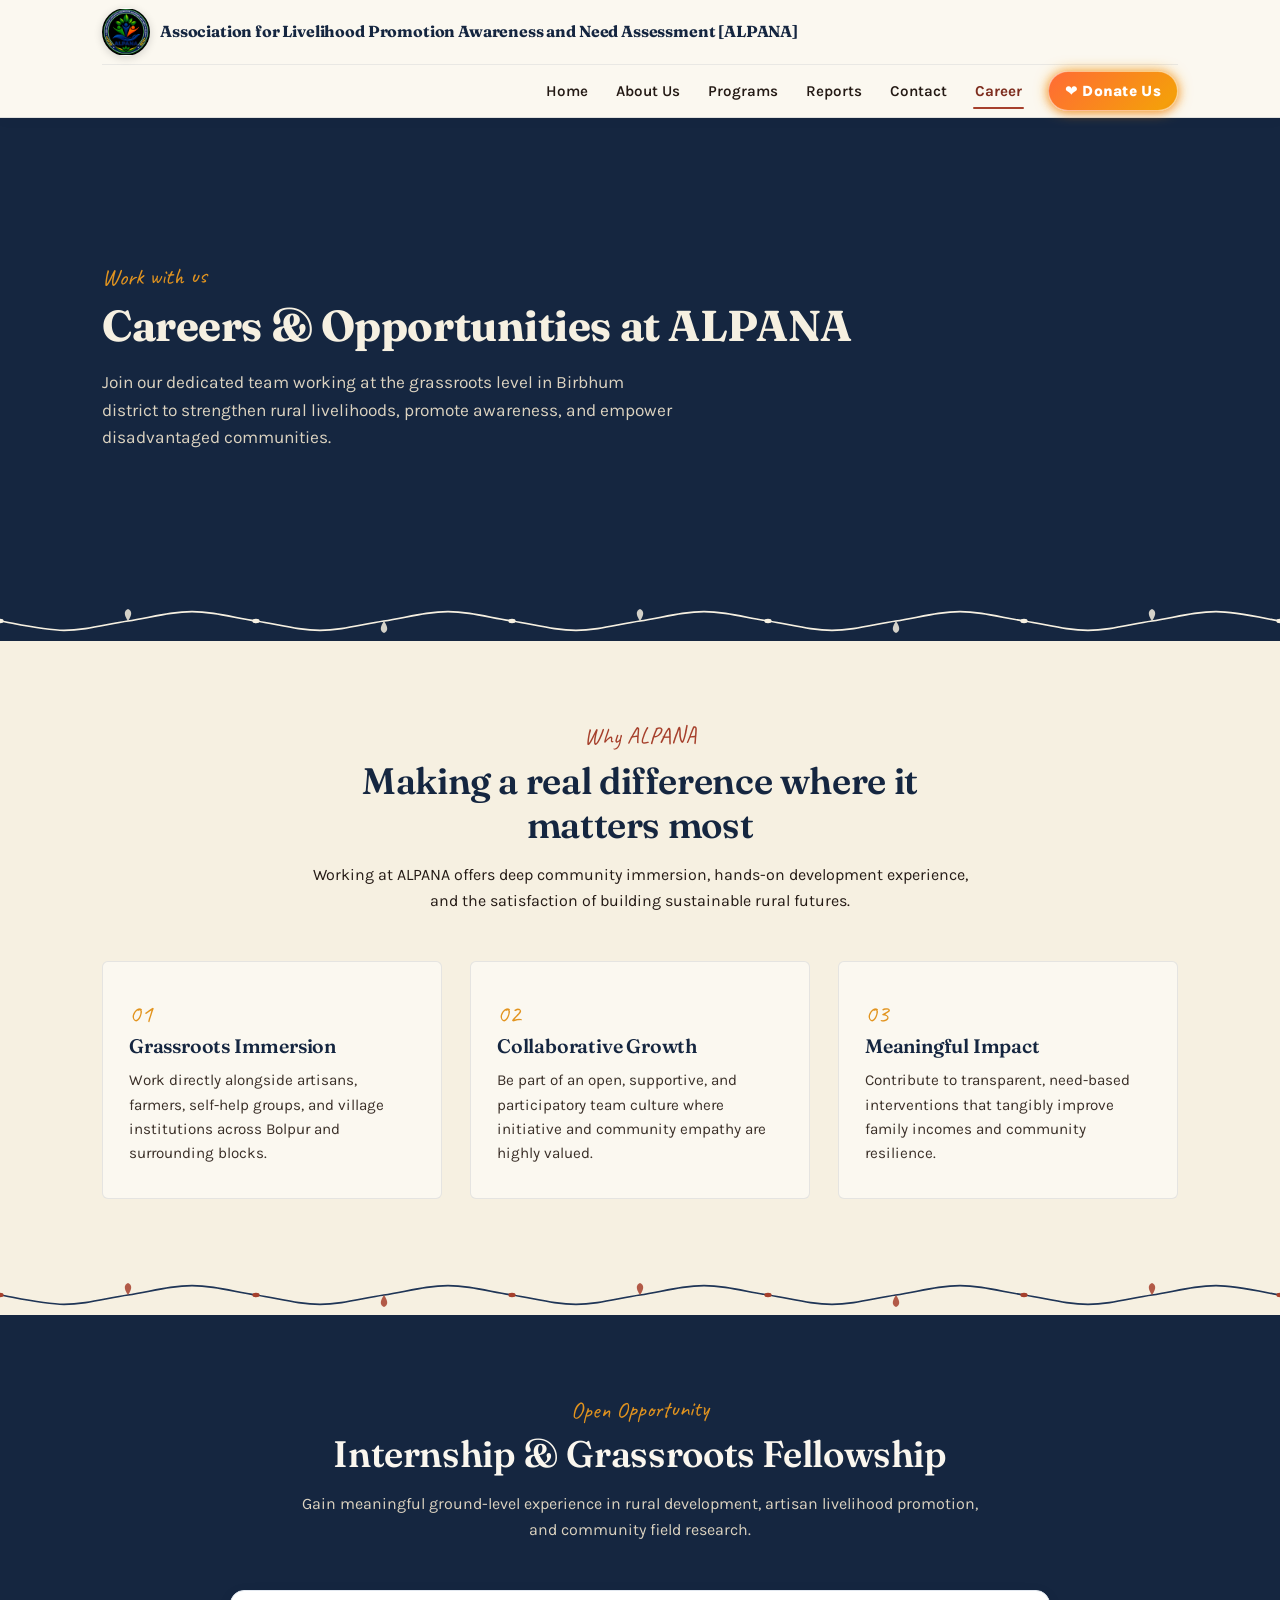
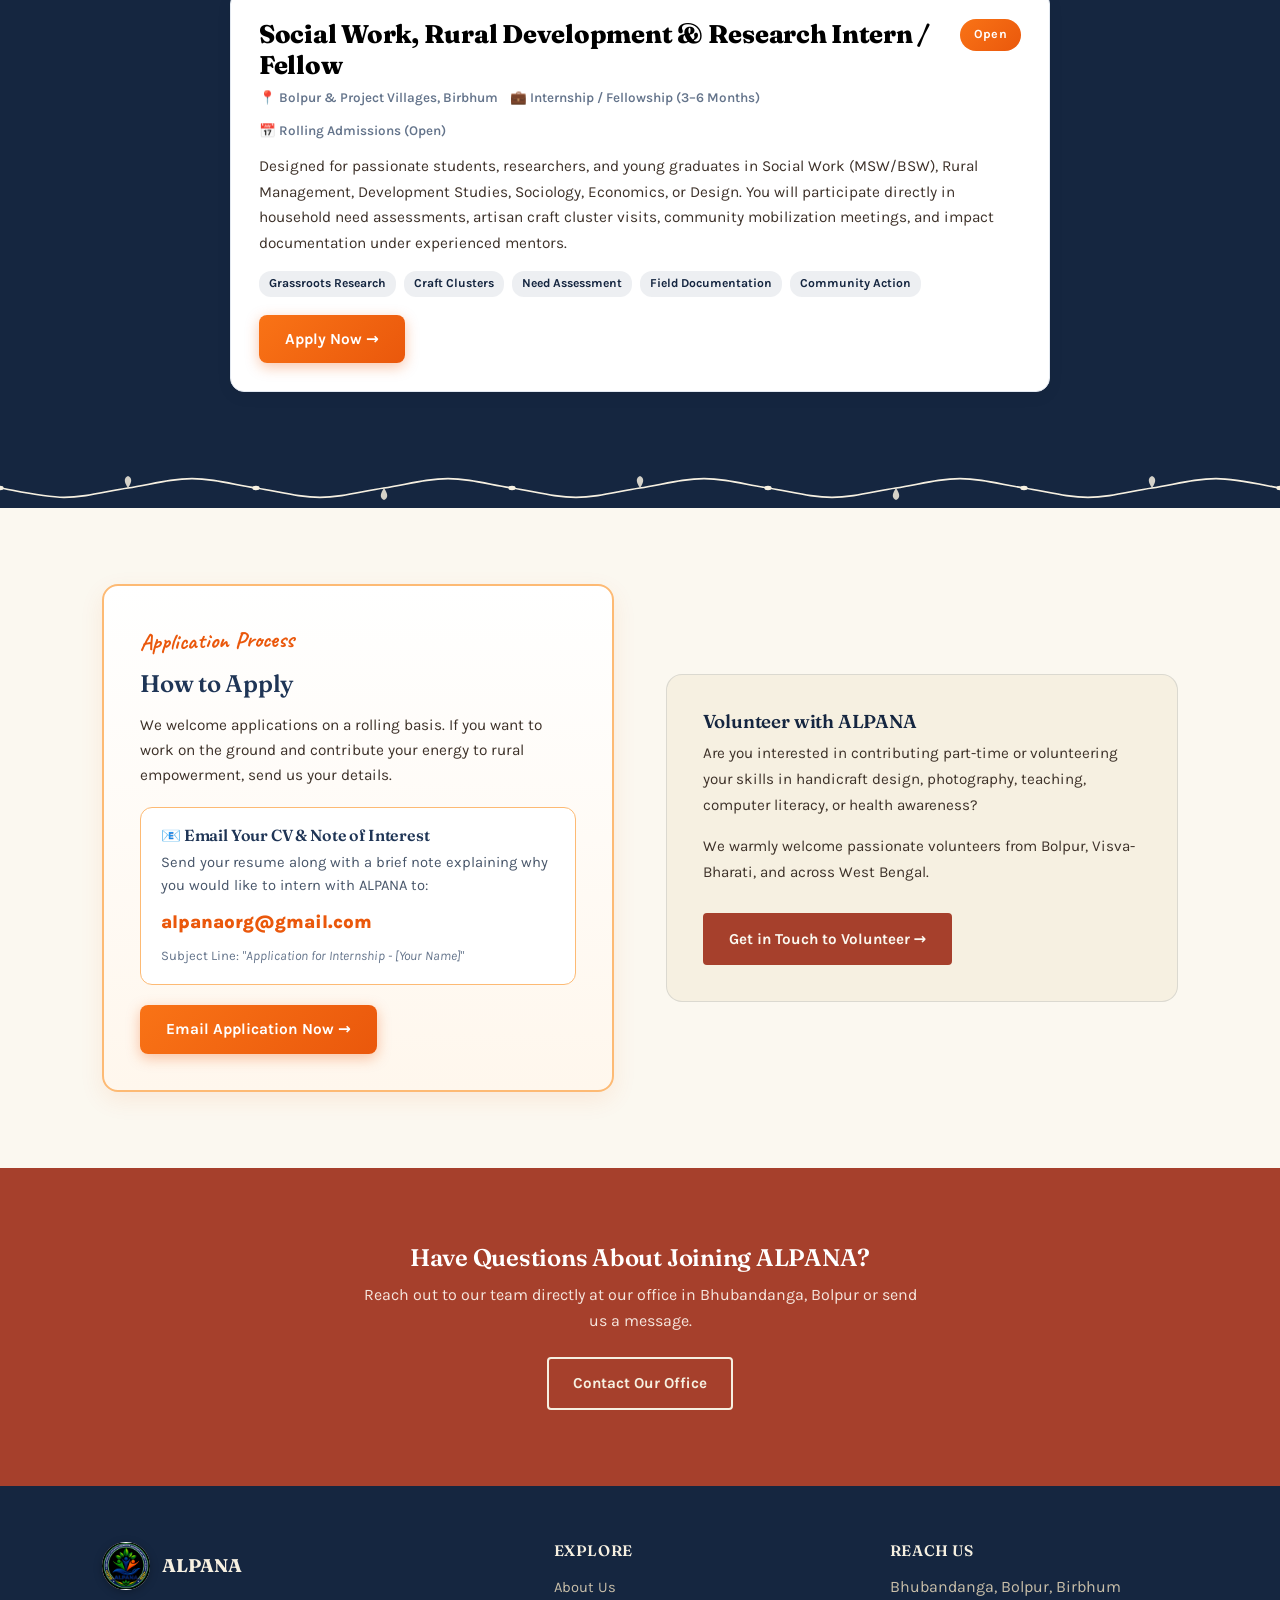
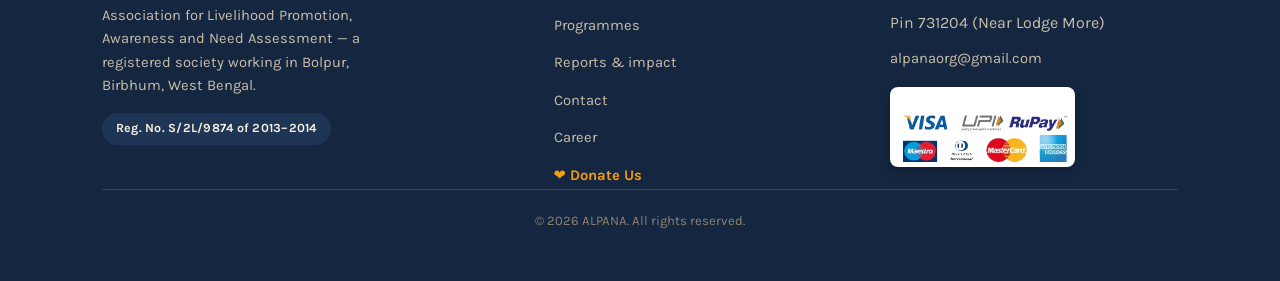
<file: career.html>
<!DOCTYPE html>
<html lang="en">
<head>
<meta charset="UTF-8">
<meta name="viewport" content="width=device-width, initial-scale=1.0">
<title>Careers &amp; Opportunities — ALPANA</title>
<meta name="description" content="Join ALPANA's team in Bolpur, Birbhum. Explore careers, field coordinator roles, fellowships, and internships in rural development and livelihood promotion.">
<link rel="icon" href="images/alpana-logo.png?v=4">
<link rel="stylesheet" href="style.css?v=33">
</head>
<body>

<header class="site-header">
  <div class="wrap">
    <div class="header-top-row">
      <a class="brand" href="index.html">
        <img src="images/alpana-logo.png?v=4" alt="ALPANA logo">
        <span class="brand-text">
          <span class="name">Association for Livelihood Promotion Awareness and Need Assessment [ALPANA]</span>
        </span>
      </a>
      <button class="nav-toggle" aria-expanded="false" aria-controls="primary-nav">Menu ☰</button>
    </div>
    <nav class="main-nav">
      <ul id="primary-nav">
        <li><a href="index.html">Home</a></li>
        <li><a href="about.html">About Us</a></li>
        <li><a href="programs.html">Programs</a></li>
        <li><a href="reports.html">Reports</a></li>
        <li><a href="contact.html">Contact</a></li>
        <li><a href="career.html" class="active">Career</a></li>
        <li><a href="donate.html" class="nav-donate-btn">❤️ Donate Us</a></li>
      </ul>
    </nav>
  </div>
</header>

<section class="page-hero">
  <div class="wrap">
    <span class="eyebrow" style="color:#E2941F;">Work with us</span>
    <h1>Careers &amp; Opportunities at ALPANA</h1>
    <p class="lead">Join our dedicated team working at the grassroots level in Birbhum district to strengthen rural livelihoods, promote awareness, and empower disadvantaged communities.</p>
  </div>
</section>
<div class="alpona-divider on-indigo"><img src="images/alpona-divider-cream.svg" alt=""></div>

<!-- Why Join Us Section -->
<section class="section-rice">
  <div class="wrap">
    <div class="kicker">
      <span class="eyebrow">Why ALPANA</span>
      <h2>Making a real difference where it matters most</h2>
      <p>Working at ALPANA offers deep community immersion, hands-on development experience, and the satisfaction of building sustainable rural futures.</p>
    </div>

    <div class="pillars">
      <div class="pillar">
        <span class="num">01</span>
        <h3>Grassroots Immersion</h3>
        <p>Work directly alongside artisans, farmers, self-help groups, and village institutions across Bolpur and surrounding blocks.</p>
      </div>
      <div class="pillar">
        <span class="num">02</span>
        <h3>Collaborative Growth</h3>
        <p>Be part of an open, supportive, and participatory team culture where initiative and community empathy are highly valued.</p>
      </div>
      <div class="pillar">
        <span class="num">03</span>
        <h3>Meaningful Impact</h3>
        <p>Contribute to transparent, need-based interventions that tangibly improve family incomes and community resilience.</p>
      </div>
    </div>
  </div>
</section>
<div class="alpona-divider on-rice"><img src="images/alpona-divider-indigo.svg" alt=""></div>

<!-- Current Openings Section -->
<section class="section-indigo">
  <div class="wrap">
    <div class="kicker">
      <span class="eyebrow" style="color:#E2941F;">Open Opportunity</span>
      <h2 style="color:#FAF6EE;">Internship &amp; Grassroots Fellowship</h2>
      <p style="color:#DCD3C0;">Gain meaningful ground-level experience in rural development, artisan livelihood promotion, and community field research.</p>
    </div>

    <div class="job-list">
      <!-- Internship Card -->
      <div class="job-card" style="max-width:820px;margin:0 auto;">
        <div class="job-header">
          <div>
            <h3 class="job-title" style="font-size:clamp(1.3rem, 2vw, 1.6rem); color:#000000; font-weight:800;">Social Work, Rural Development &amp; Research Intern / Fellow</h3>
            <div class="job-meta">
              <span>📍 Bolpur &amp; Project Villages, Birbhum</span>
              <span>💼 Internship / Fellowship (3–6 Months)</span>
              <span>📅 Rolling Admissions (Open)</span>
            </div>
          </div>
          <span class="badge-orange">Open</span>
        </div>
        <p class="job-desc">Designed for passionate students, researchers, and young graduates in Social Work (MSW/BSW), Rural Management, Development Studies, Sociology, Economics, or Design. You will participate directly in household need assessments, artisan craft cluster visits, community mobilization meetings, and impact documentation under experienced mentors.</p>
        <div class="job-tags" style="margin-bottom:18px;">
          <span class="job-tag">Grassroots Research</span>
          <span class="job-tag">Craft Clusters</span>
          <span class="job-tag">Need Assessment</span>
          <span class="job-tag">Field Documentation</span>
          <span class="job-tag">Community Action</span>
        </div>
        <a href="mailto:alpanaorg@gmail.com?subject=Application%20for%20Social%20Work%20%26%20Research%20Internship%20-%20ALPANA" class="btn-orange" style="align-self:flex-start;">Apply Now →</a>
      </div>
    </div>
  </div>
</section>
<div class="alpona-divider on-indigo"><img src="images/alpona-divider-cream.svg" alt=""></div>

<!-- How to Apply / General Application (Orange Themed) -->
<section class="section-paper">
  <div class="wrap">
    <div class="two-col">
      <div class="apply-card-orange">
        <span class="eyebrow" style="color:#EA580C;font-weight:700;">Application Process</span>
        <h2 style="color:#1F3556;margin:6px 0 14px;">How to Apply</h2>
        <p style="color:#3d3129;font-size:0.96rem;line-height:1.65;margin-bottom:18px;">We welcome applications on a rolling basis. If you want to work on the ground and contribute your energy to rural empowerment, send us your details.</p>
        
        <div style="background:#FFFFFF;border:1.5px solid #FDBA74;border-radius:12px;padding:18px 20px;margin-bottom:20px;">
          <h4 style="color:#1F3556;margin:0 0 6px;display:flex;align-items:center;gap:8px;">📧 Email Your CV &amp; Note of Interest</h4>
          <p style="margin:0 0 10px;font-size:0.92rem;color:#475569;">Send your resume along with a brief note explaining why you would like to intern with ALPANA to:</p>
          <a href="mailto:alpanaorg@gmail.com?subject=Application%20for%20Internship%20-%20ALPANA" style="display:inline-block;font-size:1.15rem;font-weight:800;color:#EA580C;text-decoration:none;word-break:break-all;">alpanaorg@gmail.com</a>
          <p style="font-size:0.82rem;color:#64748B;margin:8px 0 0;">Subject Line: <em>"Application for Internship - [Your Name]"</em></p>
        </div>

        <a href="mailto:alpanaorg@gmail.com?subject=Application%20for%20Social%20Work%20%26%20Research%20Internship%20-%20ALPANA" class="btn-orange">Email Application Now →</a>
      </div>

      <div style="background:var(--rice);padding:clamp(24px, 4vw, 36px);border-radius:16px;border:1px solid rgba(31,53,86,0.12);display:flex;flex-direction:column;justify-content:center;">
        <h3 style="margin-top:0;color:var(--indigo-deep);">Volunteer with ALPANA</h3>
        <p style="font-size:0.95rem;color:#3d3129;line-height:1.7;">Are you interested in contributing part-time or volunteering your skills in handicraft design, photography, teaching, computer literacy, or health awareness?</p>
        <p style="font-size:0.95rem;color:#3d3129;line-height:1.7;">We warmly welcome passionate volunteers from Bolpur, Visva-Bharati, and across West Bengal.</p>
        <a href="contact.html" class="btn btn-solid" style="margin-top:12px;align-self:flex-start;">Get in Touch to Volunteer →</a>
      </div>
    </div>
  </div>
</section>

<!-- Call to Action -->
<section class="section-clay">
  <div class="wrap center">
    <h2 class="mt-0" style="color:#fff;">Have Questions About Joining ALPANA?</h2>
    <p style="max-width:56ch;margin:0 auto 24px;color:#F6E6DE;">Reach out to our team directly at our office in Bhubandanga, Bolpur or send us a message.</p>
    <a href="contact.html" class="btn btn-ghost-light">Contact Our Office</a>
  </div>
</section>

<footer class="site-footer">
  <div class="wrap">
    <div class="footer-grid">
      <div>
        <div class="footer-brand">
          <img src="images/alpana-logo.png?v=4" alt="ALPANA logo">
          <span class="name">ALPANA</span>
        </div>
        <p style="max-width:34ch;font-size:0.92rem;">Association for Livelihood Promotion, Awareness and Need Assessment — a registered society working in Bolpur, Birbhum, West Bengal.</p>
        <span class="badge-reg">Reg. No. S/2L/9874 of 2013–2014</span>
      </div>
      <div>
        <h4>Explore</h4>
        <ul class="footer-links">
          <li><a href="about.html">About Us</a></li>
          <li><a href="programs.html">Programmes</a></li>
          <li><a href="reports.html">Reports &amp; impact</a></li>
          <li><a href="contact.html">Contact</a></li>
          <li><a href="career.html">Career</a></li>
          <li><a href="donate.html" style="color:#F59E0B;font-weight:700;">❤️ Donate Us</a></li>
        </ul>
      </div>
      <div>
        <h4>Reach us</h4>
        <ul class="footer-links">
          <li>Bhubandanga, Bolpur, Birbhum</li>
          <li>Pin&nbsp;731204 (Near Lodge More)</li>
          <li><a href="mailto:alpanaorg@gmail.com">alpanaorg@gmail.com</a></li>
        </ul>
        <div class="footer-payments">
          <img src="images/payment-methods.png?v=1" alt="Accepted Payment Modes: VISA, UPI, RuPay, Maestro, Diners Club, MasterCard, American Express">
        </div>
      </div>
    </div>
    <div class="footer-bottom" style="display: flex; justify-content: center; align-items: center; text-align: center; width: 100%; margin: 0 auto;">
      <span style="text-align: center; margin: 0 auto;">© <span id="year"></span> ALPANA. All rights reserved.</span>
    </div>
  </div>
</footer>

<script>
  document.getElementById('year').textContent = new Date().getFullYear();
  const toggle = document.querySelector('.nav-toggle');
  const nav = document.getElementById('primary-nav');
  if(toggle && nav){
    toggle.addEventListener('click', (e) => {
      e.stopPropagation();
      const open = nav.classList.toggle('open');
      toggle.setAttribute('aria-expanded', open);
      toggle.textContent = open ? 'Close ✕' : 'Menu ☰';
    });
    document.addEventListener('click', (e) => {
      if(!nav.contains(e.target) && !toggle.contains(e.target) && nav.classList.contains('open')){
        nav.classList.remove('open');
        toggle.setAttribute('aria-expanded', 'false');
        toggle.textContent = 'Menu ☰';
      }
    });
    document.addEventListener('keydown', (e) => {
      if(e.key === 'Escape' && nav.classList.contains('open')){
        nav.classList.remove('open');
        toggle.setAttribute('aria-expanded', 'false');
        toggle.textContent = 'Menu ☰';
      }
    });
  }
</script>
</body>
</html>
</file>
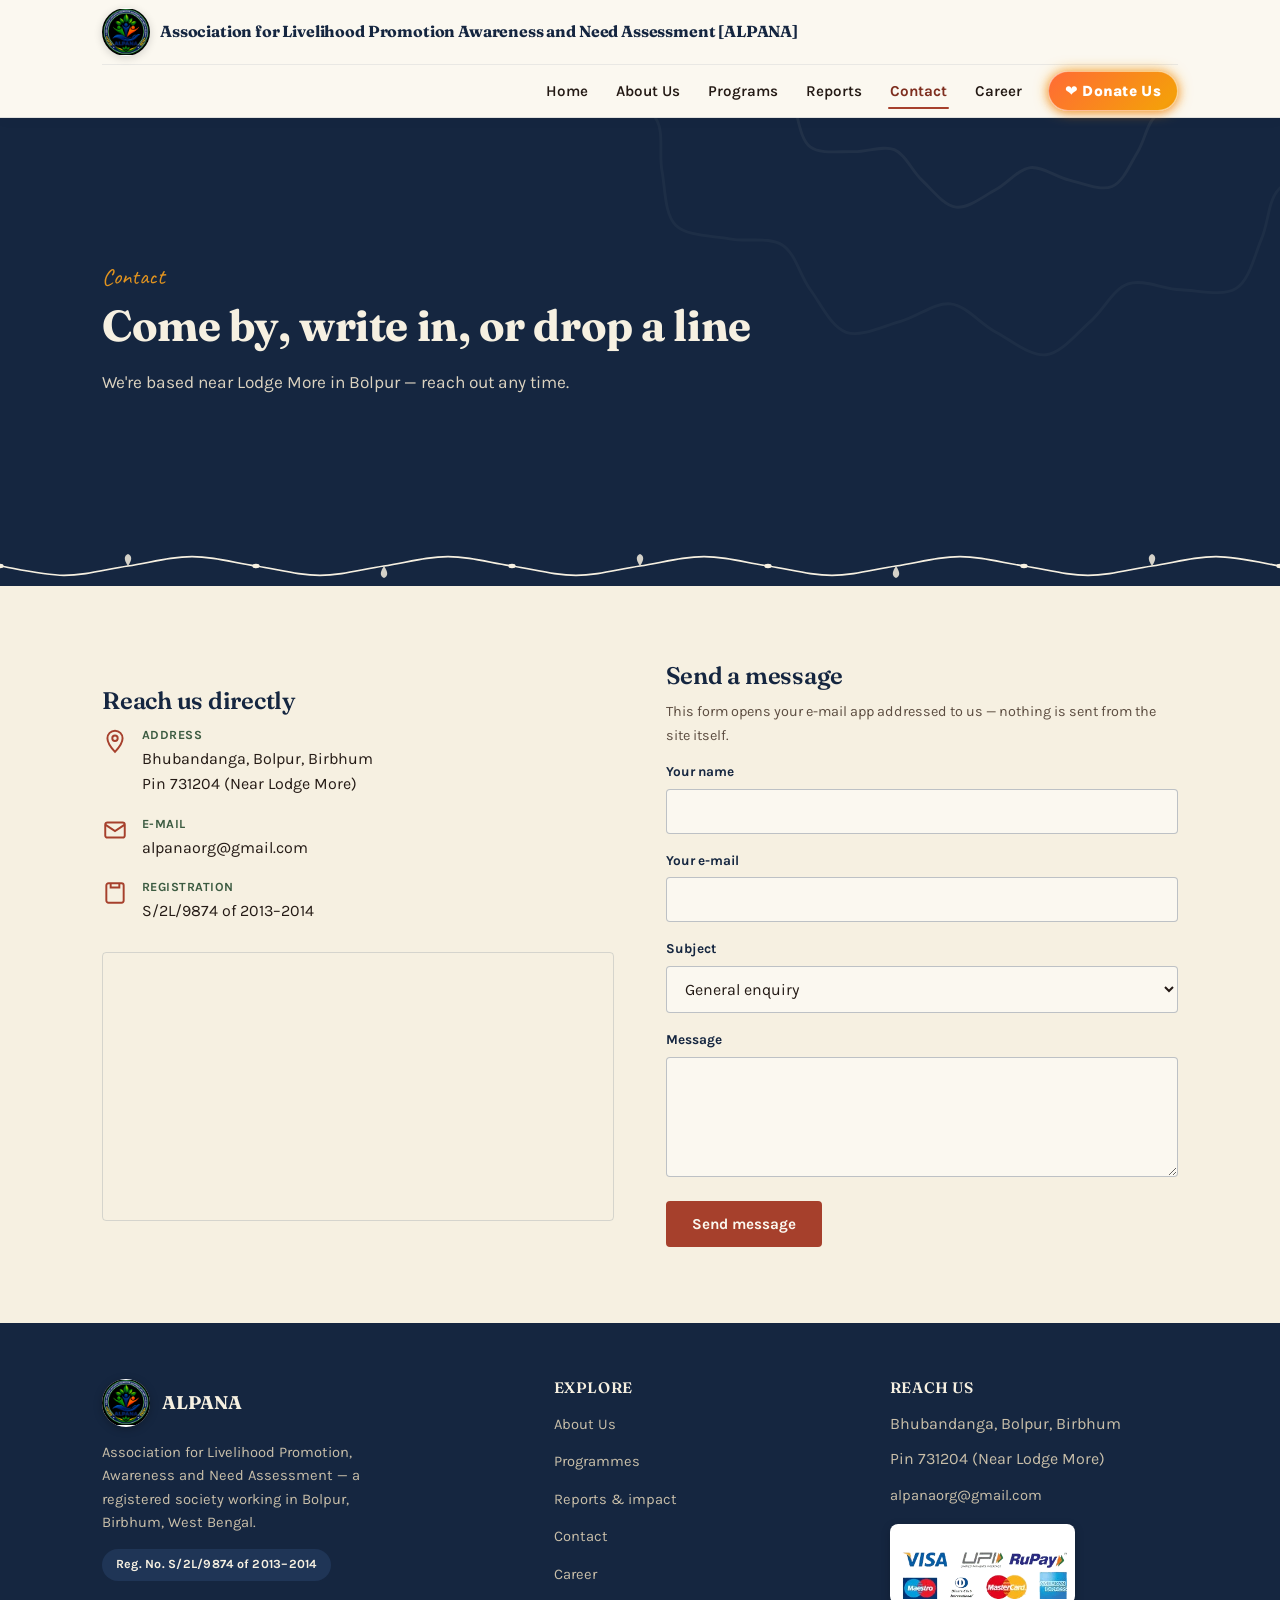
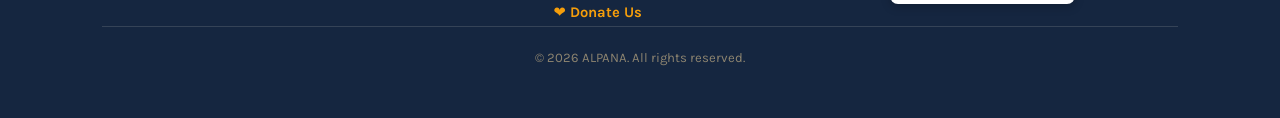
<file: contact.html>
<!DOCTYPE html>
<html lang="en">
<head>
<meta charset="UTF-8">
<meta name="viewport" content="width=device-width, initial-scale=1.0">
<title>Contact — ALPANA</title>
<meta name="description" content="Contact ALPANA at Bhubandanga, Bolpur, Birbhum. Email alpanaorg@gmail.com.">
<link rel="icon" href="images/alpana-logo.png?v=4">
<link rel="stylesheet" href="style.css?v=33">
</head>
<body>

<header class="site-header">
  <div class="wrap">
    <div class="header-top-row">
      <a class="brand" href="index.html">
        <img src="images/alpana-logo.png?v=4" alt="ALPANA logo">
        <span class="brand-text">
          <span class="name">Association for Livelihood Promotion Awareness and Need Assessment [ALPANA]</span>
        </span>
      </a>
      <button class="nav-toggle" aria-expanded="false" aria-controls="primary-nav">Menu ☰</button>
    </div>
    <nav class="main-nav">
      <ul id="primary-nav">
        <li><a href="index.html">Home</a></li>
        <li><a href="about.html">About Us</a></li>
        <li><a href="programs.html">Programs</a></li>
        <li><a href="reports.html">Reports</a></li>
        <li><a href="contact.html" class="active">Contact</a></li>
        <li><a href="career.html">Career</a></li>
        <li><a href="donate.html" class="nav-donate-btn">❤️ Donate Us</a></li>
      </ul>
    </nav>
  </div>
</header>

<section class="page-hero">
  <div class="hero-motif" style="opacity:0.12;"><img src="images/hero-motif.svg" alt=""></div>
  <div class="wrap">
    <span class="eyebrow">Contact</span>
    <h1>Come by, write in, or drop a line</h1>
    <p>We're based near Lodge More in Bolpur — reach out any time.</p>
  </div>
</section>
<div class="alpona-divider on-indigo"><img src="images/alpona-divider-cream.svg" alt=""></div>

<section class="section-rice">
  <div class="wrap">
    <div class="two-col">
      <div>
        <h2 class="mt-0">Reach us directly</h2>
        <ul class="info-list">
          <li>
            <svg class="ic" viewBox="0 0 24 24" fill="none" xmlns="http://www.w3.org/2000/svg"><path d="M12 22s7-7.2 7-12.5A7 7 0 105 9.5C5 14.8 12 22 12 22z" stroke="currentColor" stroke-width="1.8"/><circle cx="12" cy="9.5" r="2.5" stroke="currentColor" stroke-width="1.8"/></svg>
            <div><strong>Address</strong>Bhubandanga, Bolpur, Birbhum<br>Pin&nbsp;731204 (Near Lodge More)</div>
          </li>
          <li>
            <svg class="ic" viewBox="0 0 24 24" fill="none" xmlns="http://www.w3.org/2000/svg"><rect x="3" y="5" width="18" height="14" rx="2" stroke="currentColor" stroke-width="1.8"/><path d="M3 7l9 6 9-6" stroke="currentColor" stroke-width="1.8"/></svg>
            <div><strong>E-mail</strong><a href="mailto:alpanaorg@gmail.com">alpanaorg@gmail.com</a></div>
          </li>
          <li>
            <svg class="ic" viewBox="0 0 24 24" fill="none" xmlns="http://www.w3.org/2000/svg"><rect x="4" y="3" width="16" height="18" rx="2" stroke="currentColor" stroke-width="1.8"/><path d="M8 3v4h8V3" stroke="currentColor" stroke-width="1.8"/></svg>
            <div><strong>Registration</strong>S/2L/9874 of 2013–2014</div>
          </li>
        </ul>
        <div style="margin-top:28px;border-radius:4px;overflow:hidden;border:1px solid rgba(31,53,86,0.15);">
          <iframe title="Map showing Bolpur, Birbhum" src="https://www.openstreetmap.org/export/embed.html?bbox=87.66%2C23.63%2C87.72%2C23.69&layer=mapnik&marker=23.66%2C87.69" style="width:100%;height:260px;border:0;" loading="lazy"></iframe>
        </div>
      </div>

      <div>
        <h2 class="mt-0">Send a message</h2>
        <p style="font-size:0.9rem;color:#5c4d41;">This form opens your e-mail app addressed to us — nothing is sent from the site itself.</p>
        <form class="form-grid" action="mailto:alpanaorg@gmail.com" method="post" enctype="text/plain">
          <div class="field">
            <label for="name">Your name</label>
            <input id="name" name="name" type="text" required>
          </div>
          <div class="field">
            <label for="email">Your e-mail</label>
            <input id="email" name="email" type="email" required>
          </div>
          <div class="field">
            <label for="subject">Subject</label>
            <select id="subject" name="subject">
              <option>General enquiry</option>
              <option>Volunteering</option>
              <option>Partnership / collaboration</option>
              <option>Request a report</option>
              <option>Other</option>
            </select>
          </div>
          <div class="field">
            <label for="message">Message</label>
            <textarea id="message" name="message" required></textarea>
          </div>
          <button type="submit" class="btn btn-solid" style="justify-self:start;">Send message</button>
        </form>
      </div>
    </div>
  </div>
</section>

<footer class="site-footer">
  <div class="wrap">
    <div class="footer-grid">
      <div>
        <div class="footer-brand">
          <img src="images/alpana-logo.png?v=4" alt="ALPANA logo">
          <span class="name">ALPANA</span>
        </div>
        <p style="max-width:34ch;font-size:0.92rem;">Association for Livelihood Promotion, Awareness and Need Assessment — a registered society working in Bolpur, Birbhum, West Bengal.</p>
        <span class="badge-reg">Reg. No. S/2L/9874 of 2013–2014</span>
      </div>
      <div>
        <h4>Explore</h4>
        <ul class="footer-links">
          <li><a href="about.html">About Us</a></li>
          <li><a href="programs.html">Programmes</a></li>
          <li><a href="reports.html">Reports &amp; impact</a></li>
          <li><a href="contact.html">Contact</a></li>
          <li><a href="career.html">Career</a></li>
          <li><a href="donate.html" style="color:#F59E0B;font-weight:700;">❤️ Donate Us</a></li>
        </ul>
      </div>
      <div>
        <h4>Reach us</h4>
        <ul class="footer-links">
          <li>Bhubandanga, Bolpur, Birbhum</li>
          <li>Pin&nbsp;731204 (Near Lodge More)</li>
          <li><a href="mailto:alpanaorg@gmail.com">alpanaorg@gmail.com</a></li>
        </ul>
        <div class="footer-payments">
          <img src="images/payment-methods.png?v=1" alt="Accepted Payment Modes: VISA, UPI, RuPay, Maestro, Diners Club, MasterCard, American Express">
        </div>
      </div>
    </div>
    <div class="footer-bottom" style="display: flex; justify-content: center; align-items: center; text-align: center; width: 100%; margin: 0 auto;">
      <span style="text-align: center; margin: 0 auto;">© <span id="year"></span> ALPANA. All rights reserved.</span>
    </div>
  </div>
</footer>

<script>
  document.getElementById('year').textContent = new Date().getFullYear();
  const toggle = document.querySelector('.nav-toggle');
  const nav = document.getElementById('primary-nav');
  if(toggle && nav){
    toggle.addEventListener('click', (e) => {
      e.stopPropagation();
      const open = nav.classList.toggle('open');
      toggle.setAttribute('aria-expanded', open);
      toggle.textContent = open ? 'Close ✕' : 'Menu ☰';
    });
    document.addEventListener('click', (e) => {
      if(!nav.contains(e.target) && !toggle.contains(e.target) && nav.classList.contains('open')){
        nav.classList.remove('open');
        toggle.setAttribute('aria-expanded', 'false');
        toggle.textContent = 'Menu ☰';
      }
    });
    document.addEventListener('keydown', (e) => {
      if(e.key === 'Escape' && nav.classList.contains('open')){
        nav.classList.remove('open');
        toggle.setAttribute('aria-expanded', 'false');
        toggle.textContent = 'Menu ☰';
      }
    });
  }
</script>
</body>
</html>
</file>
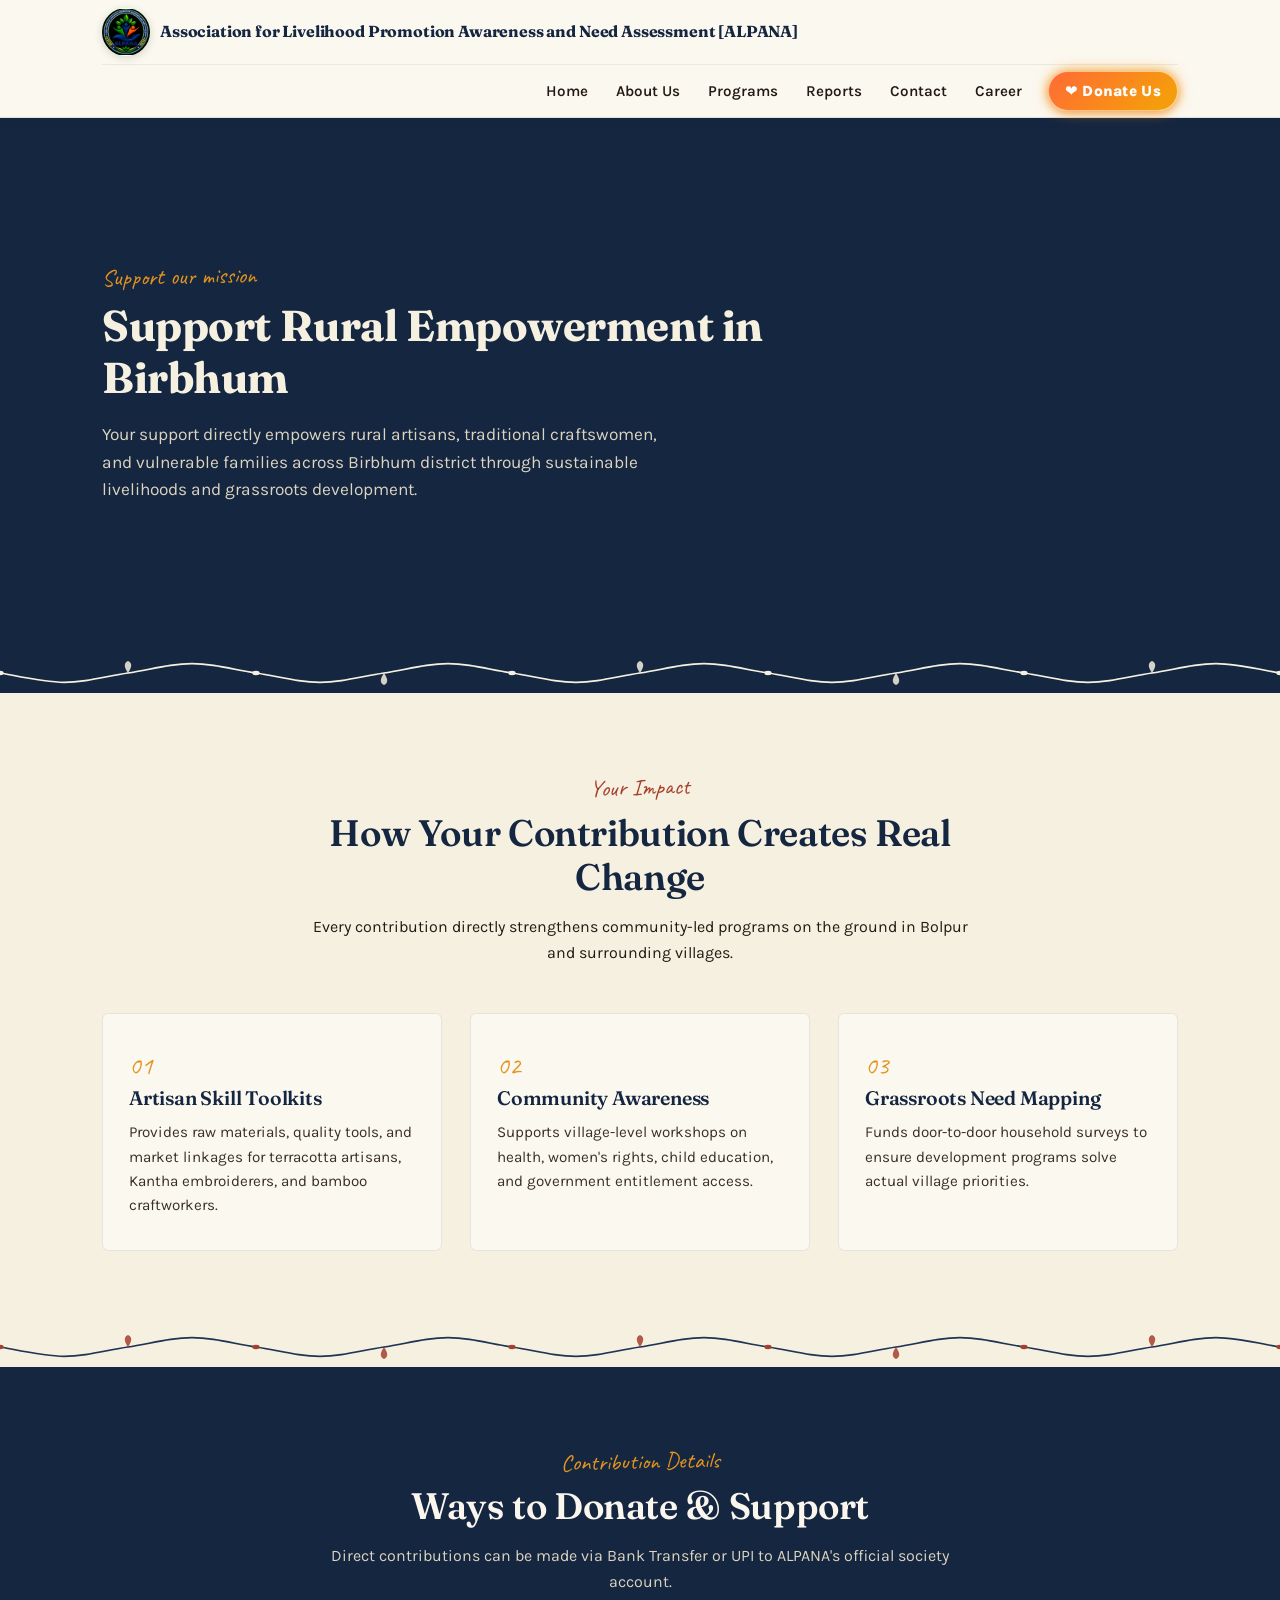
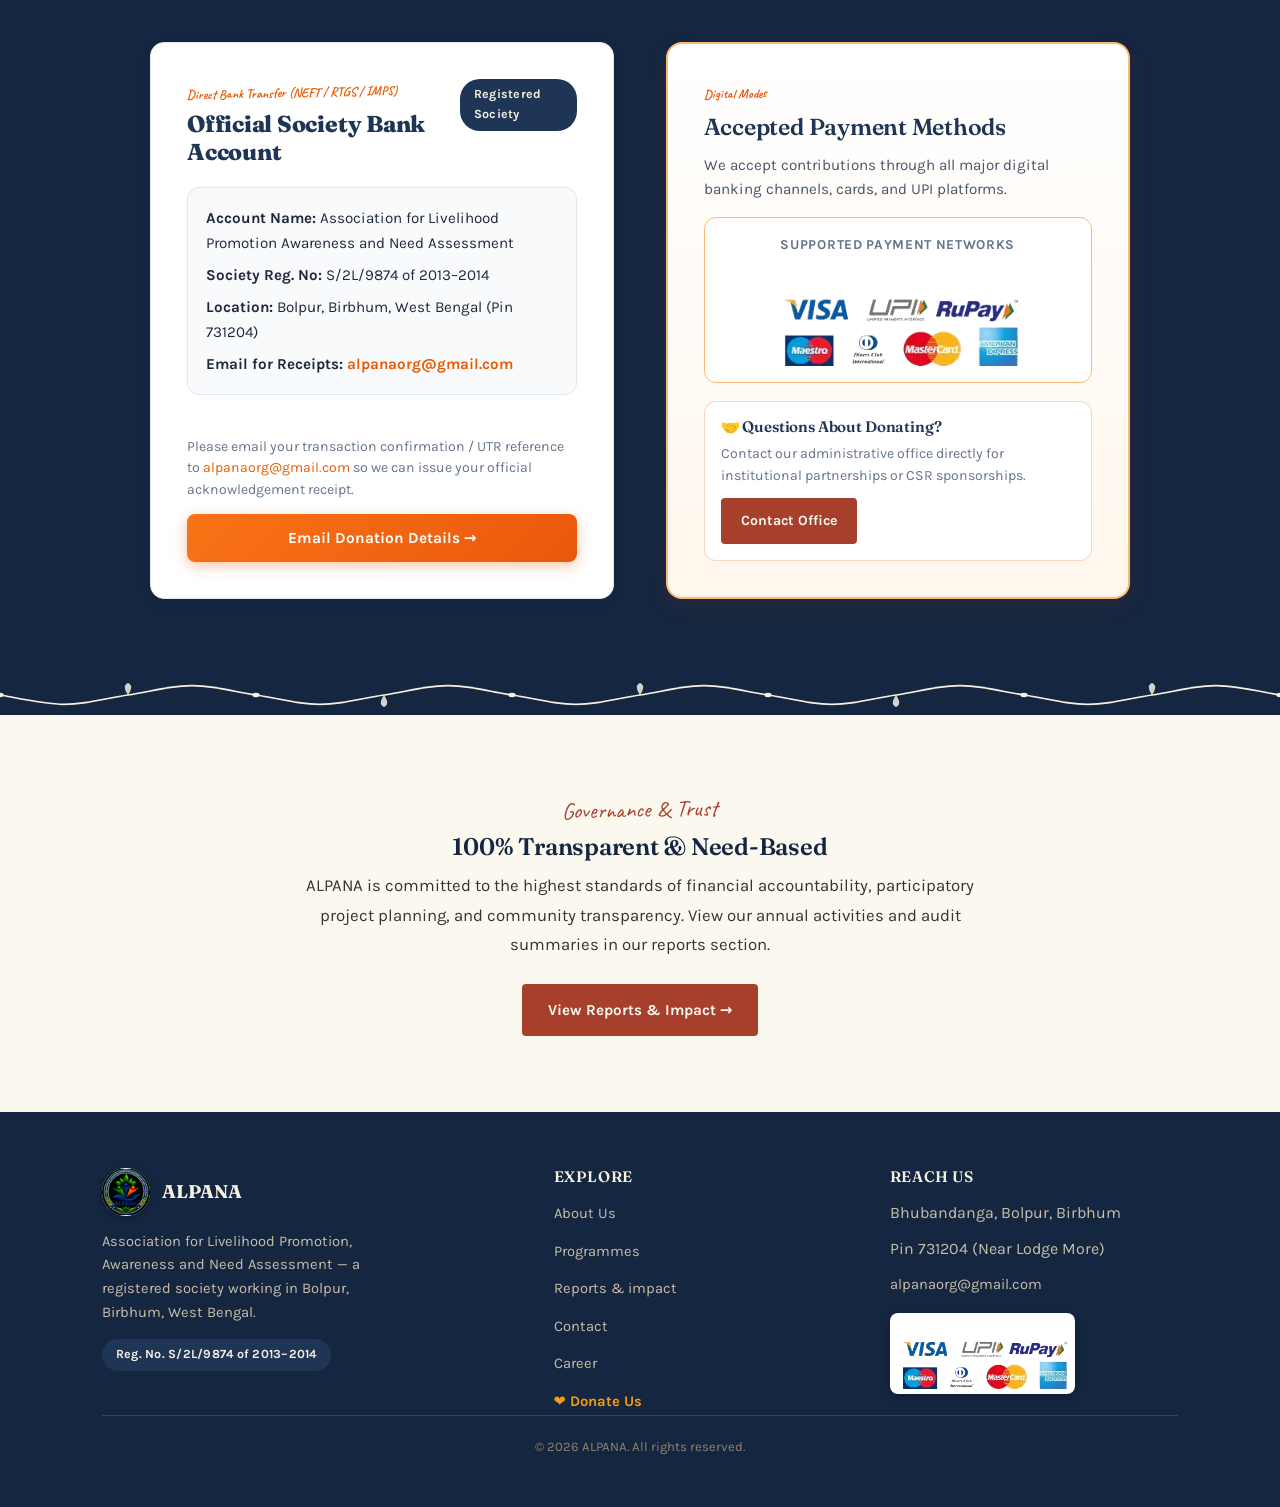
<file: donate.html>
<!DOCTYPE html>
<html lang="en">
<head>
<meta charset="UTF-8">
<meta name="viewport" content="width=device-width, initial-scale=1.0">
<title>Donate Us — ALPANA</title>
<meta name="description" content="Support ALPANA's mission to empower rural artisans, women, and disadvantaged communities in Birbhum district, West Bengal. Make a contribution today.">
<link rel="icon" href="images/alpana-logo.png?v=4">
<link rel="stylesheet" href="style.css?v=33">
</head>
<body>

<header class="site-header">
  <div class="wrap">
    <div class="header-top-row">
      <a class="brand" href="index.html">
        <img src="images/alpana-logo.png?v=4" alt="ALPANA logo">
        <span class="brand-text">
          <span class="name">Association for Livelihood Promotion Awareness and Need Assessment [ALPANA]</span>
        </span>
      </a>
      <button class="nav-toggle" aria-expanded="false" aria-controls="primary-nav">Menu ☰</button>
    </div>
    <nav class="main-nav">
      <ul id="primary-nav">
        <li><a href="index.html">Home</a></li>
        <li><a href="about.html">About Us</a></li>
        <li><a href="programs.html">Programs</a></li>
        <li><a href="reports.html">Reports</a></li>
        <li><a href="contact.html">Contact</a></li>
        <li><a href="career.html">Career</a></li>
        <li><a href="donate.html" class="nav-donate-btn active">❤️ Donate Us</a></li>
      </ul>
    </nav>
  </div>
</header>

<section class="page-hero">
  <div class="wrap">
    <span class="eyebrow" style="color:#E2941F;">Support our mission</span>
    <h1>Support Rural Empowerment in Birbhum</h1>
    <p class="lead">Your support directly empowers rural artisans, traditional craftswomen, and vulnerable families across Birbhum district through sustainable livelihoods and grassroots development.</p>
  </div>
</section>
<div class="alpona-divider on-indigo"><img src="images/alpona-divider-cream.svg" alt=""></div>

<!-- Impact of Donations -->
<section class="section-rice">
  <div class="wrap">
    <div class="kicker center">
      <span class="eyebrow">Your Impact</span>
      <h2>How Your Contribution Creates Real Change</h2>
      <p>Every contribution directly strengthens community-led programs on the ground in Bolpur and surrounding villages.</p>
    </div>

    <div class="pillars">
      <div class="pillar">
        <span class="num">01</span>
        <h3>Artisan Skill Toolkits</h3>
        <p>Provides raw materials, quality tools, and market linkages for terracotta artisans, Kantha embroiderers, and bamboo craftworkers.</p>
      </div>
      <div class="pillar">
        <span class="num">02</span>
        <h3>Community Awareness</h3>
        <p>Supports village-level workshops on health, women's rights, child education, and government entitlement access.</p>
      </div>
      <div class="pillar">
        <span class="num">03</span>
        <h3>Grassroots Need Mapping</h3>
        <p>Funds door-to-door household surveys to ensure development programs solve actual village priorities.</p>
      </div>
    </div>
  </div>
</section>
<div class="alpona-divider on-rice"><img src="images/alpona-divider-indigo.svg" alt=""></div>

<!-- Donation Methods Section -->
<section class="section-indigo">
  <div class="wrap">
    <div class="kicker center">
      <span class="eyebrow" style="color:#E2941F;">Contribution Details</span>
      <h2 style="color:#FAF6EE;">Ways to Donate &amp; Support</h2>
      <p style="color:#DCD3C0;">Direct contributions can be made via Bank Transfer or UPI to ALPANA's official society account.</p>
    </div>

    <div class="two-col" style="max-width:980px;margin:0 auto;align-items:stretch;">
      <!-- Bank Account Details Card -->
      <div class="job-card" style="background:#FFFFFF;padding:clamp(24px, 4vw, 36px);display:flex;flex-direction:column;justify-content:space-between;">
        <div>
          <div class="job-header">
            <div>
              <span class="eyebrow" style="color:#E85D04;font-size:0.82rem;font-weight:700;">Direct Bank Transfer (NEFT / RTGS / IMPS)</span>
              <h3 class="job-title" style="margin-top:4px;color:#1F3556;">Official Society Bank Account</h3>
            </div>
            <span class="badge-reg" style="background:#1F3556;">Registered Society</span>
          </div>

          <div style="background:#F8FAFC;border:1.5px solid #E2E8F0;border-radius:12px;padding:18px;margin:16px 0;">
            <p style="margin:0 0 8px;font-size:0.95rem;color:#1E293B;"><strong>Account Name:</strong> Association for Livelihood Promotion Awareness and Need Assessment</p>
            <p style="margin:0 0 8px;font-size:0.95rem;color:#1E293B;"><strong>Society Reg. No:</strong> S/2L/9874 of 2013–2014</p>
            <p style="margin:0 0 8px;font-size:0.95rem;color:#1E293B;"><strong>Location:</strong> Bolpur, Birbhum, West Bengal (Pin 731204)</p>
            <p style="margin:0;font-size:0.95rem;color:#1E293B;"><strong>Email for Receipts:</strong> <a href="mailto:alpanaorg@gmail.com" style="color:#E85D04;text-decoration:none;font-weight:700;">alpanaorg@gmail.com</a></p>
          </div>
        </div>

        <div>
          <p style="font-size:0.88rem;color:#64748B;line-height:1.5;margin-bottom:14px;">Please email your transaction confirmation / UTR reference to <a href="mailto:alpanaorg@gmail.com" style="color:#E85D04;">alpanaorg@gmail.com</a> so we can issue your official acknowledgement receipt.</p>
          <a href="mailto:alpanaorg@gmail.com?subject=Donation%20Receipt%20Request%20-%20ALPANA" class="btn-orange" style="width:100%;justify-content:center;">Email Donation Details →</a>
        </div>
      </div>

      <!-- Online / UPI / Card Details Card -->
      <div class="apply-card-orange" style="display:flex;flex-direction:column;justify-content:space-between;">
        <div>
          <span class="eyebrow" style="color:#EA580C;font-size:0.82rem;font-weight:700;">Digital Modes</span>
          <h3 style="color:#1F3556;margin:6px 0 12px;font-family:var(--display);font-size:1.45rem;">Accepted Payment Methods</h3>
          <p style="color:#475569;font-size:0.95rem;line-height:1.6;margin-bottom:16px;">We accept contributions through all major digital banking channels, cards, and UPI platforms.</p>

          <div style="background:#FFFFFF;border:1.5px solid #FDBA74;border-radius:12px;padding:16px;margin-bottom:18px;text-align:center;">
            <p style="margin:0 0 10px;font-size:0.85rem;color:#64748B;font-weight:700;text-transform:uppercase;letter-spacing:0.05em;">Supported Payment Networks</p>
            <img src="images/payment-methods.png?v=1" alt="VISA, UPI, RuPay, Maestro, Diners Club, MasterCard, American Express" style="max-width:240px;width:100%;height:auto;margin:0 auto;display:block;">
          </div>
        </div>

        <div style="background:#FFFFFF;border-radius:12px;padding:16px;border:1px solid rgba(234, 88, 12, 0.25);">
          <h4 style="margin:0 0 6px;color:#1F3556;font-size:0.95rem;">🤝 Questions About Donating?</h4>
          <p style="margin:0 0 10px;font-size:0.88rem;color:#64748B;">Contact our administrative office directly for institutional partnerships or CSR sponsorships.</p>
          <a href="contact.html" class="btn btn-solid" style="padding:10px 18px;font-size:0.88rem;">Contact Office</a>
        </div>
      </div>
    </div>
  </div>
</section>
<div class="alpona-divider on-indigo"><img src="images/alpona-divider-cream.svg" alt=""></div>

<!-- Transparency Section -->
<section class="section-paper">
  <div class="wrap center" style="max-width:760px;">
    <span class="eyebrow">Governance &amp; Trust</span>
    <h2>100% Transparent &amp; Need-Based</h2>
    <p style="font-size:1.05rem;line-height:1.75;color:#3d3129;margin-bottom:24px;">ALPANA is committed to the highest standards of financial accountability, participatory project planning, and community transparency. View our annual activities and audit summaries in our reports section.</p>
    <a href="reports.html" class="btn btn-solid">View Reports &amp; Impact →</a>
  </div>
</section>

<footer class="site-footer">
  <div class="wrap">
    <div class="footer-grid">
      <div>
        <div class="footer-brand">
          <img src="images/alpana-logo.png?v=4" alt="ALPANA logo">
          <span class="name">ALPANA</span>
        </div>
        <p style="max-width:34ch;font-size:0.92rem;">Association for Livelihood Promotion, Awareness and Need Assessment — a registered society working in Bolpur, Birbhum, West Bengal.</p>
        <span class="badge-reg">Reg. No. S/2L/9874 of 2013–2014</span>
      </div>
      <div>
        <h4>Explore</h4>
        <ul class="footer-links">
          <li><a href="about.html">About Us</a></li>
          <li><a href="programs.html">Programmes</a></li>
          <li><a href="reports.html">Reports &amp; impact</a></li>
          <li><a href="contact.html">Contact</a></li>
          <li><a href="career.html">Career</a></li>
          <li><a href="donate.html" style="color:#F59E0B;font-weight:700;">❤️ Donate Us</a></li>
        </ul>
      </div>
      <div>
        <h4>Reach us</h4>
        <ul class="footer-links">
          <li>Bhubandanga, Bolpur, Birbhum</li>
          <li>Pin&nbsp;731204 (Near Lodge More)</li>
          <li><a href="mailto:alpanaorg@gmail.com">alpanaorg@gmail.com</a></li>
        </ul>
        <div class="footer-payments">
          <img src="images/payment-methods.png?v=1" alt="Accepted Payment Modes: VISA, UPI, RuPay, Maestro, Diners Club, MasterCard, American Express">
        </div>
      </div>
    </div>
    <div class="footer-bottom" style="display: flex; justify-content: center; align-items: center; text-align: center; width: 100%; margin: 0 auto;">
      <span style="text-align: center; margin: 0 auto;">© <span id="year"></span> ALPANA. All rights reserved.</span>
    </div>
  </div>
</footer>

<script>
  document.getElementById('year').textContent = new Date().getFullYear();
  const toggle = document.querySelector('.nav-toggle');
  const nav = document.getElementById('primary-nav');
  if(toggle && nav){
    toggle.addEventListener('click', (e) => {
      e.stopPropagation();
      const open = nav.classList.toggle('open');
      toggle.setAttribute('aria-expanded', open);
      toggle.textContent = open ? 'Close ✕' : 'Menu ☰';
    });
    document.addEventListener('click', (e) => {
      if(!nav.contains(e.target) && !toggle.contains(e.target) && nav.classList.contains('open')){
        nav.classList.remove('open');
        toggle.setAttribute('aria-expanded', 'false');
        toggle.textContent = 'Menu ☰';
      }
    });
    document.addEventListener('keydown', (e) => {
      if(e.key === 'Escape' && nav.classList.contains('open')){
        nav.classList.remove('open');
        toggle.setAttribute('aria-expanded', 'false');
        toggle.textContent = 'Menu ☰';
      }
    });
  }
</script>
</body>
</html>
</file>
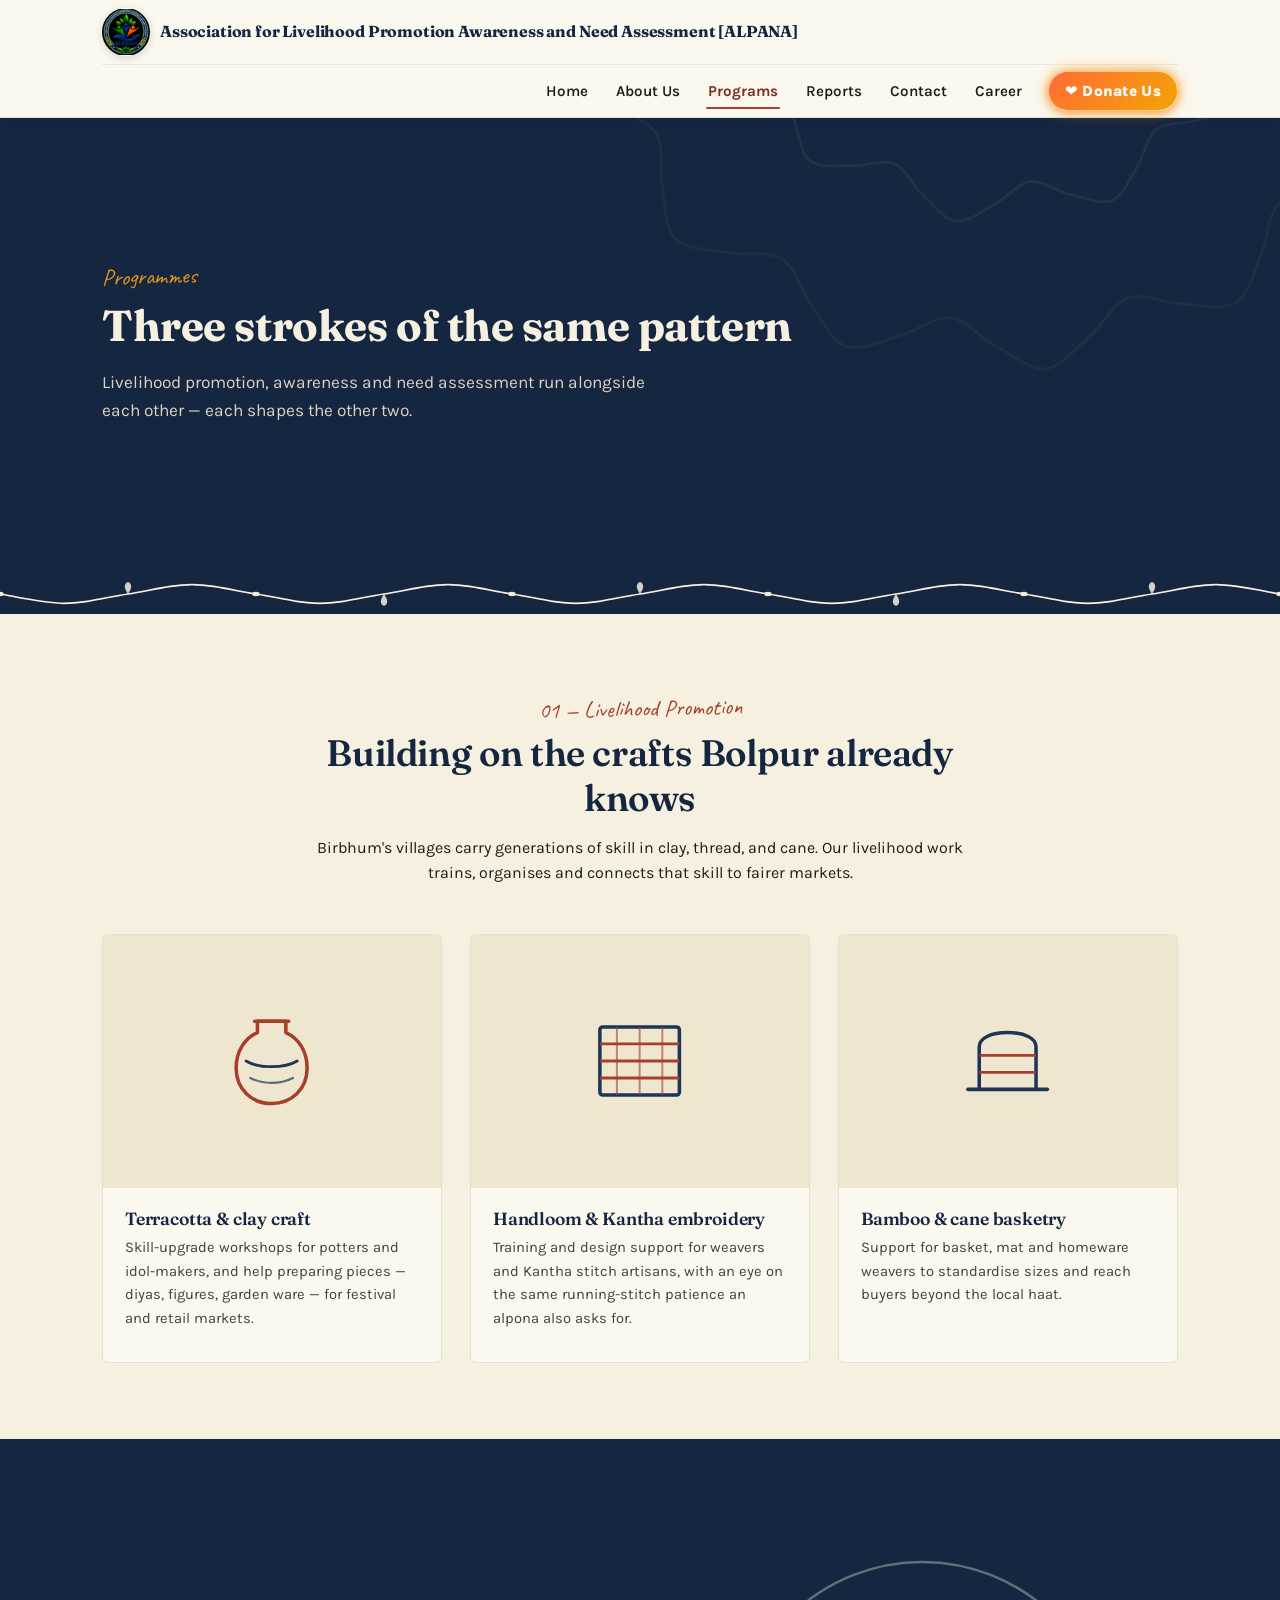
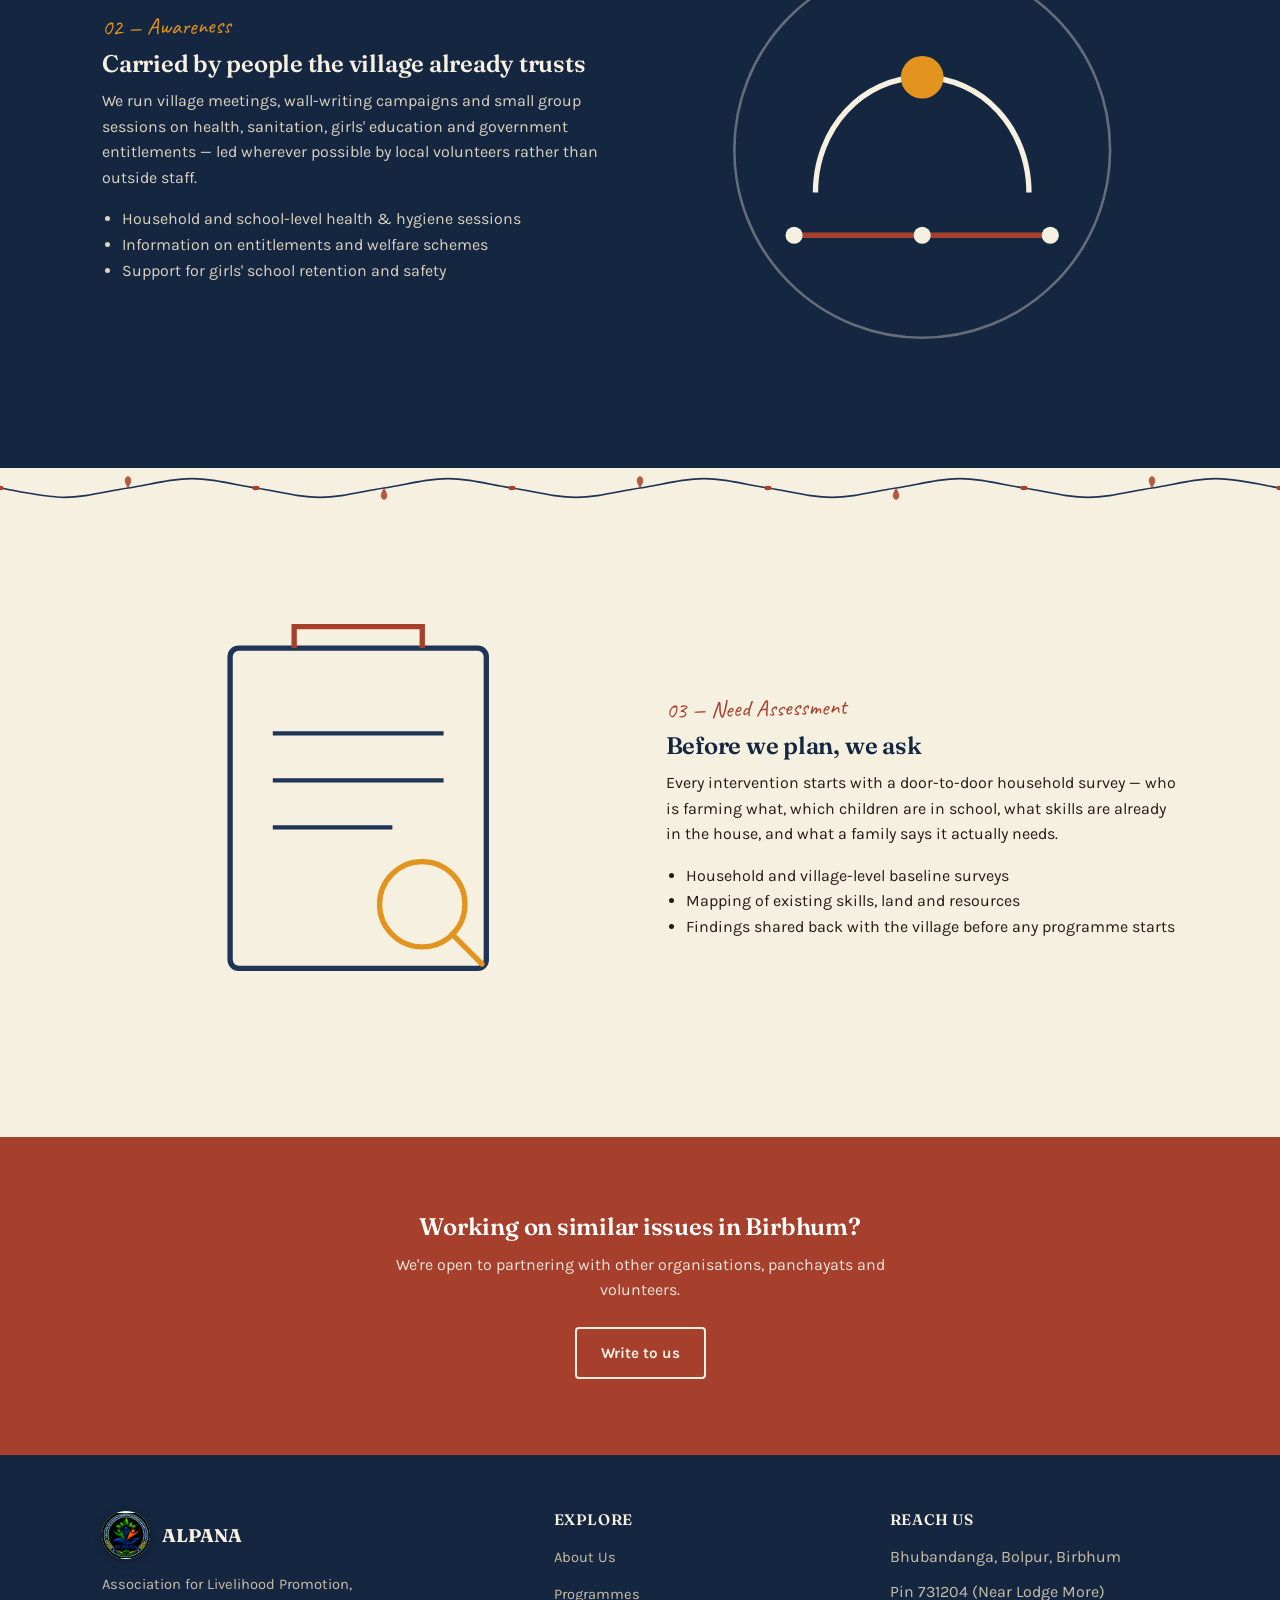
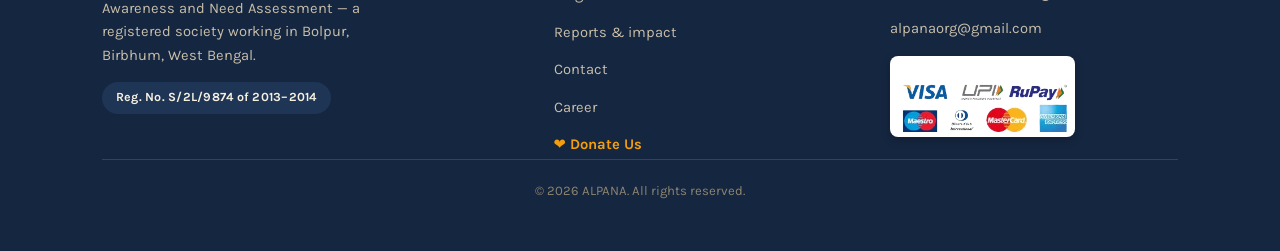
<file: programs.html>
<!DOCTYPE html>
<html lang="en">
<head>
<meta charset="UTF-8">
<meta name="viewport" content="width=device-width, initial-scale=1.0">
<title>Programmes — ALPANA</title>
<meta name="description" content="ALPANA's programmes: livelihood promotion through Birbhum's craft traditions, community awareness, and household need assessment.">
<link rel="icon" href="images/alpana-logo.png?v=4">
<link rel="stylesheet" href="style.css?v=33">
</head>
<body>

<header class="site-header">
  <div class="wrap">
    <div class="header-top-row">
      <a class="brand" href="index.html">
        <img src="images/alpana-logo.png?v=4" alt="ALPANA logo">
        <span class="brand-text">
          <span class="name">Association for Livelihood Promotion Awareness and Need Assessment [ALPANA]</span>
        </span>
      </a>
      <button class="nav-toggle" aria-expanded="false" aria-controls="primary-nav">Menu ☰</button>
    </div>
    <nav class="main-nav">
      <ul id="primary-nav">
        <li><a href="index.html">Home</a></li>
        <li><a href="about.html">About Us</a></li>
        <li><a href="programs.html" class="active">Programs</a></li>
        <li><a href="reports.html">Reports</a></li>
        <li><a href="contact.html">Contact</a></li>
        <li><a href="career.html">Career</a></li>
        <li><a href="donate.html" class="nav-donate-btn">❤️ Donate Us</a></li>
      </ul>
    </nav>
  </div>
</header>

<section class="page-hero">
  <div class="hero-motif" style="opacity:0.12;"><img src="images/hero-motif.svg" alt=""></div>
  <div class="wrap">
    <span class="eyebrow">Programmes</span>
    <h1>Three strokes of the same pattern</h1>
    <p>Livelihood promotion, awareness and need assessment run alongside each other — each shapes the other two.</p>
  </div>
</section>
<div class="alpona-divider on-indigo"><img src="images/alpona-divider-cream.svg" alt=""></div>

<section class="section-rice">
  <div class="wrap">
    <div class="kicker">
      <span class="eyebrow">01 — Livelihood Promotion</span>
      <h2 class="mt-0">Building on the crafts Bolpur already knows</h2>
      <p>Birbhum's villages carry generations of skill in clay, thread, and cane. Our livelihood work trains, organises and connects that skill to fairer markets.</p>
    </div>
    <div class="card-grid">
      <div class="card">
        <div class="card-art">
          <svg viewBox="0 0 100 100" fill="none" xmlns="http://www.w3.org/2000/svg">
            <path d="M40 22h20v8c9 4 15 13 15 25 0 15-11 25-25 25s-25-10-25-25c0-12 6-21 15-25v-8z" stroke="#A6402C" stroke-width="2.5" stroke-linejoin="round"/>
            <path d="M38 22h24" stroke="#A6402C" stroke-width="2.5" stroke-linecap="round"/>
            <path d="M32 50c5 3 11 4 18 4s13-1 18-4" stroke="#1F3556" stroke-width="2" stroke-linecap="round"/>
            <path d="M35 62c5 2.5 10 3.5 15 3.5s10-1 15-3.5" stroke="#1F3556" stroke-width="1.6" stroke-linecap="round" opacity="0.7"/>
          </svg>
        </div>
        <div class="card-body">
          <h3>Terracotta &amp; clay craft</h3>
          <p>Skill-upgrade workshops for potters and idol-makers, and help preparing pieces — diyas, figures, garden ware — for festival and retail markets.</p>
        </div>
      </div>
      <div class="card">
        <div class="card-art">
          <svg viewBox="0 0 100 100" fill="none" xmlns="http://www.w3.org/2000/svg">
            <rect x="22" y="26" width="56" height="48" rx="2" stroke="#1F3556" stroke-width="2.5"/>
            <path d="M22 38h56M22 50h56M22 62h56" stroke="#A6402C" stroke-width="2"/>
            <path d="M34 26v48M50 26v48M66 26v48" stroke="#A6402C" stroke-width="1.4" opacity="0.6"/>
          </svg>
        </div>
        <div class="card-body">
          <h3>Handloom &amp; Kantha embroidery</h3>
          <p>Training and design support for weavers and Kantha stitch artisans, with an eye on the same running-stitch patience an alpona also asks for.</p>
        </div>
      </div>
      <div class="card">
        <div class="card-art">
          <svg viewBox="0 0 100 100" fill="none" xmlns="http://www.w3.org/2000/svg">
            <path d="M30 70V40c0-6 8-10 20-10s20 4 20 10v30" stroke="#1F3556" stroke-width="2.5"/>
            <path d="M30 46h40M30 58h40" stroke="#A6402C" stroke-width="2"/>
            <path d="M22 70h56" stroke="#1F3556" stroke-width="2.5" stroke-linecap="round"/>
          </svg>
        </div>
        <div class="card-body">
          <h3>Bamboo &amp; cane basketry</h3>
          <p>Support for basket, mat and homeware weavers to standardise sizes and reach buyers beyond the local haat.</p>
        </div>
      </div>
    </div>
  </div>
</section>

<section class="section-indigo">
  <div class="wrap">
    <div class="two-col">
      <div>
        <span class="eyebrow" style="color:#E2941F;">02 — Awareness</span>
        <h2>Carried by people the village already trusts</h2>
        <p style="color:#DCD3C0;">We run village meetings, wall-writing campaigns and small group sessions on health, sanitation, girls' education and government entitlements — led wherever possible by local volunteers rather than outside staff.</p>
        <ul style="color:#DCD3C0;padding-left:20px;">
          <li>Household and school-level health &amp; hygiene sessions</li>
          <li>Information on entitlements and welfare schemes</li>
          <li>Support for girls' school retention and safety</li>
        </ul>
      </div>
      <div>
        <svg viewBox="0 0 240 220" xmlns="http://www.w3.org/2000/svg" style="width:100%;height:auto;">
          <circle cx="120" cy="110" r="88" fill="none" stroke="#F6F0E1" stroke-width="1.2" opacity="0.35"/>
          <path d="M70 130c0-30 22-54 50-54s50 24 50 54" stroke="#F6F0E1" stroke-width="2.5" fill="none"/>
          <circle cx="120" cy="76" r="10" fill="#E2941F"/>
          <path d="M60 150h120" stroke="#A6402C" stroke-width="2.5" stroke-linecap="round"/>
          <circle cx="60" cy="150" r="4" fill="#F6F0E1"/>
          <circle cx="180" cy="150" r="4" fill="#F6F0E1"/>
          <circle cx="120" cy="150" r="4" fill="#F6F0E1"/>
        </svg>
      </div>
    </div>
  </div>
</section>
<div class="alpona-divider on-rice"><img src="images/alpona-divider-indigo.svg" alt=""></div>

<section class="section-rice">
  <div class="wrap">
    <div class="two-col">
      <div>
        <svg viewBox="0 0 240 220" xmlns="http://www.w3.org/2000/svg" style="width:100%;height:auto;">
          <rect x="60" y="30" width="120" height="150" rx="4" fill="none" stroke="#1F3556" stroke-width="2.5"/>
          <path d="M90 30v-10h60v10" fill="none" stroke="#A6402C" stroke-width="2.5"/>
          <path d="M80 70h80M80 92h80M80 114h56" stroke="#1F3556" stroke-width="2"/>
          <circle cx="150" cy="150" r="20" fill="none" stroke="#E2941F" stroke-width="2.5"/>
          <path d="M164 164l14 14" stroke="#E2941F" stroke-width="2.5" stroke-linecap="round"/>
        </svg>
      </div>
      <div>
        <span class="eyebrow">03 — Need Assessment</span>
        <h2>Before we plan, we ask</h2>
        <p>Every intervention starts with a door-to-door household survey — who is farming what, which children are in school, what skills are already in the house, and what a family says it actually needs.</p>
        <ul style="padding-left:20px;">
          <li>Household and village-level baseline surveys</li>
          <li>Mapping of existing skills, land and resources</li>
          <li>Findings shared back with the village before any programme starts</li>
        </ul>
      </div>
    </div>
  </div>
</section>

<section class="section-clay">
  <div class="wrap center">
    <h2 class="mt-0" style="color:#fff;">Working on similar issues in Birbhum?</h2>
    <p style="max-width:56ch;margin:0 auto 24px;color:#F6E6DE;">We're open to partnering with other organisations, panchayats and volunteers.</p>
    <a href="contact.html" class="btn btn-ghost-light">Write to us</a>
  </div>
</section>

<footer class="site-footer">
  <div class="wrap">
    <div class="footer-grid">
      <div>
        <div class="footer-brand">
          <img src="images/alpana-logo.png?v=4" alt="ALPANA logo">
          <span class="name">ALPANA</span>
        </div>
        <p style="max-width:34ch;font-size:0.92rem;">Association for Livelihood Promotion, Awareness and Need Assessment — a registered society working in Bolpur, Birbhum, West Bengal.</p>
        <span class="badge-reg">Reg. No. S/2L/9874 of 2013–2014</span>
      </div>
      <div>
        <h4>Explore</h4>
        <ul class="footer-links">
          <li><a href="about.html">About Us</a></li>
          <li><a href="programs.html">Programmes</a></li>
          <li><a href="reports.html">Reports &amp; impact</a></li>
          <li><a href="contact.html">Contact</a></li>
          <li><a href="career.html">Career</a></li>
          <li><a href="donate.html" style="color:#F59E0B;font-weight:700;">❤️ Donate Us</a></li>
        </ul>
      </div>
      <div>
        <h4>Reach us</h4>
        <ul class="footer-links">
          <li>Bhubandanga, Bolpur, Birbhum</li>
          <li>Pin&nbsp;731204 (Near Lodge More)</li>
          <li><a href="mailto:alpanaorg@gmail.com">alpanaorg@gmail.com</a></li>
        </ul>
        <div class="footer-payments">
          <img src="images/payment-methods.png?v=1" alt="Accepted Payment Modes: VISA, UPI, RuPay, Maestro, Diners Club, MasterCard, American Express">
        </div>
      </div>
    </div>
    <div class="footer-bottom" style="display: flex; justify-content: center; align-items: center; text-align: center; width: 100%; margin: 0 auto;">
      <span style="text-align: center; margin: 0 auto;">© <span id="year"></span> ALPANA. All rights reserved.</span>
    </div>
  </div>
</footer>

<script>
  document.getElementById('year').textContent = new Date().getFullYear();
  const toggle = document.querySelector('.nav-toggle');
  const nav = document.getElementById('primary-nav');
  if(toggle && nav){
    toggle.addEventListener('click', (e) => {
      e.stopPropagation();
      const open = nav.classList.toggle('open');
      toggle.setAttribute('aria-expanded', open);
      toggle.textContent = open ? 'Close ✕' : 'Menu ☰';
    });
    document.addEventListener('click', (e) => {
      if(!nav.contains(e.target) && !toggle.contains(e.target) && nav.classList.contains('open')){
        nav.classList.remove('open');
        toggle.setAttribute('aria-expanded', 'false');
        toggle.textContent = 'Menu ☰';
      }
    });
    document.addEventListener('keydown', (e) => {
      if(e.key === 'Escape' && nav.classList.contains('open')){
        nav.classList.remove('open');
        toggle.setAttribute('aria-expanded', 'false');
        toggle.textContent = 'Menu ☰';
      }
    });
  }
</script>
</body>
</html>
</file>
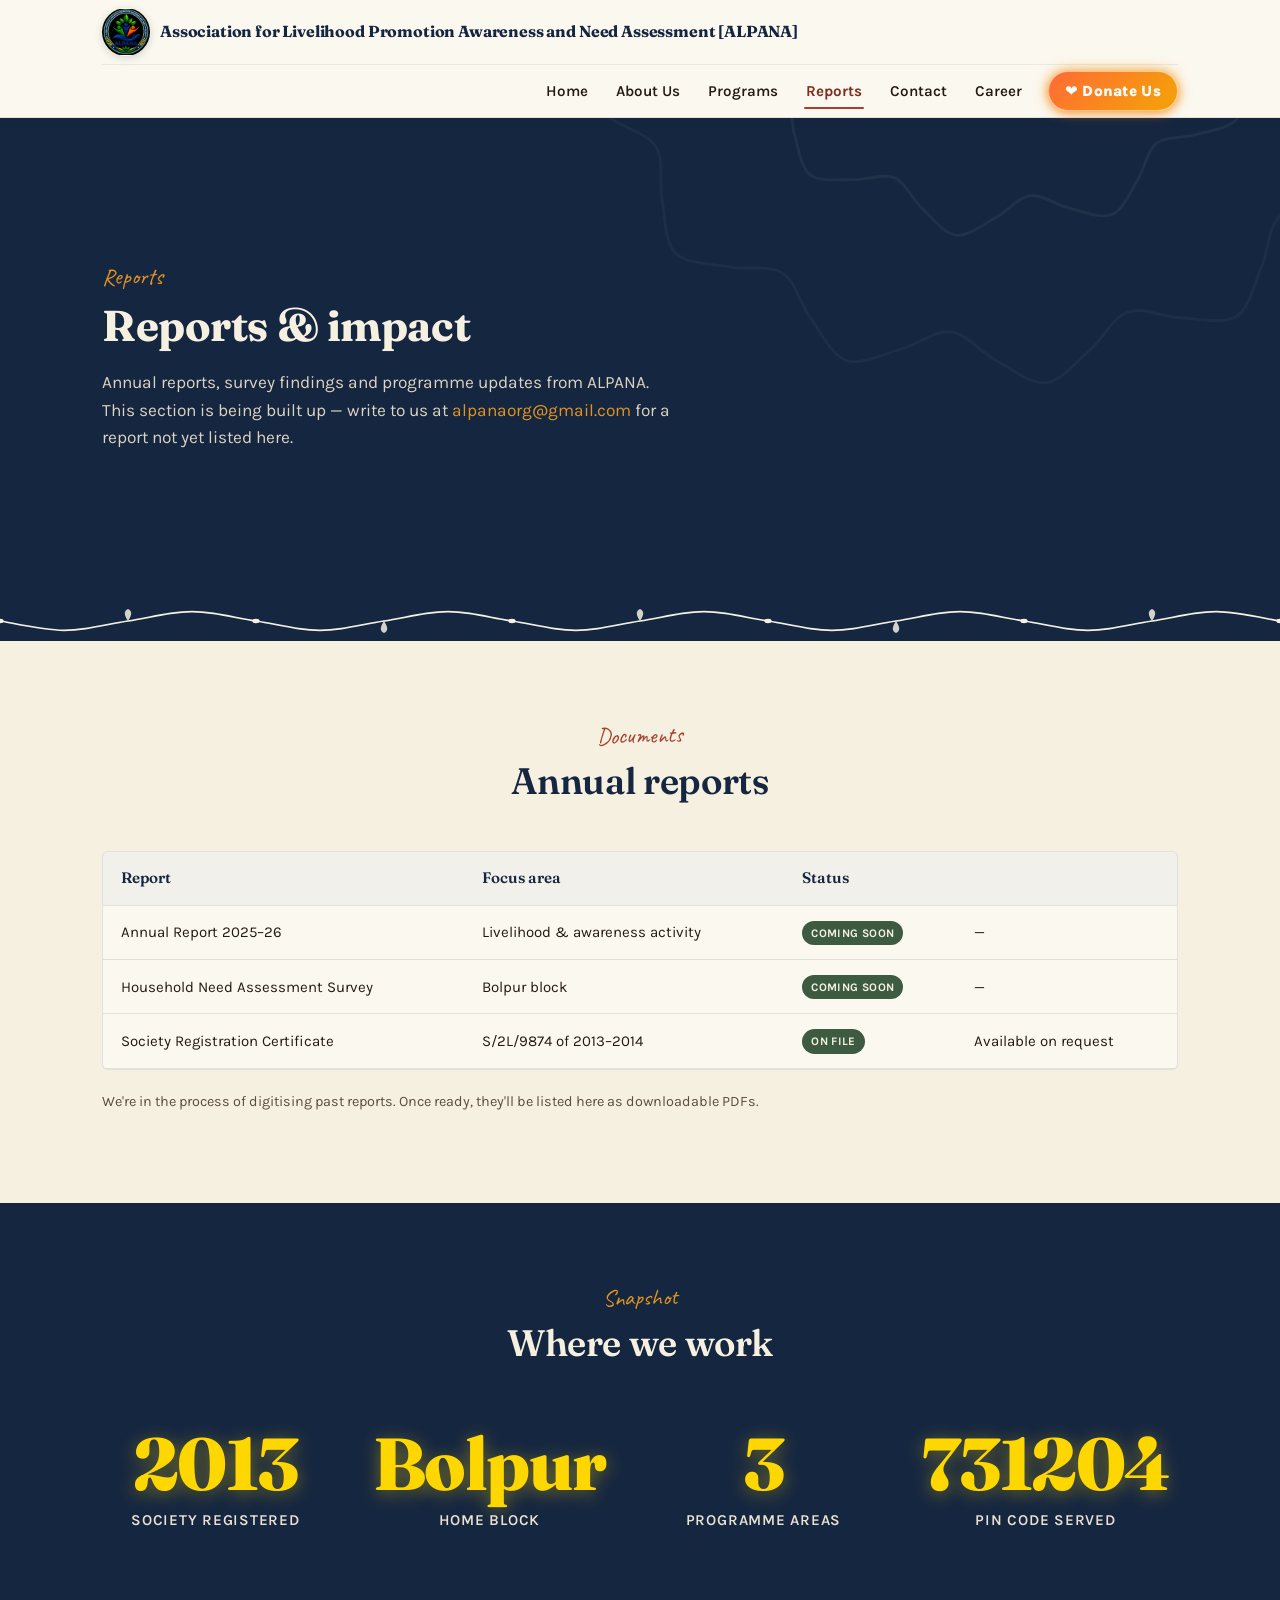
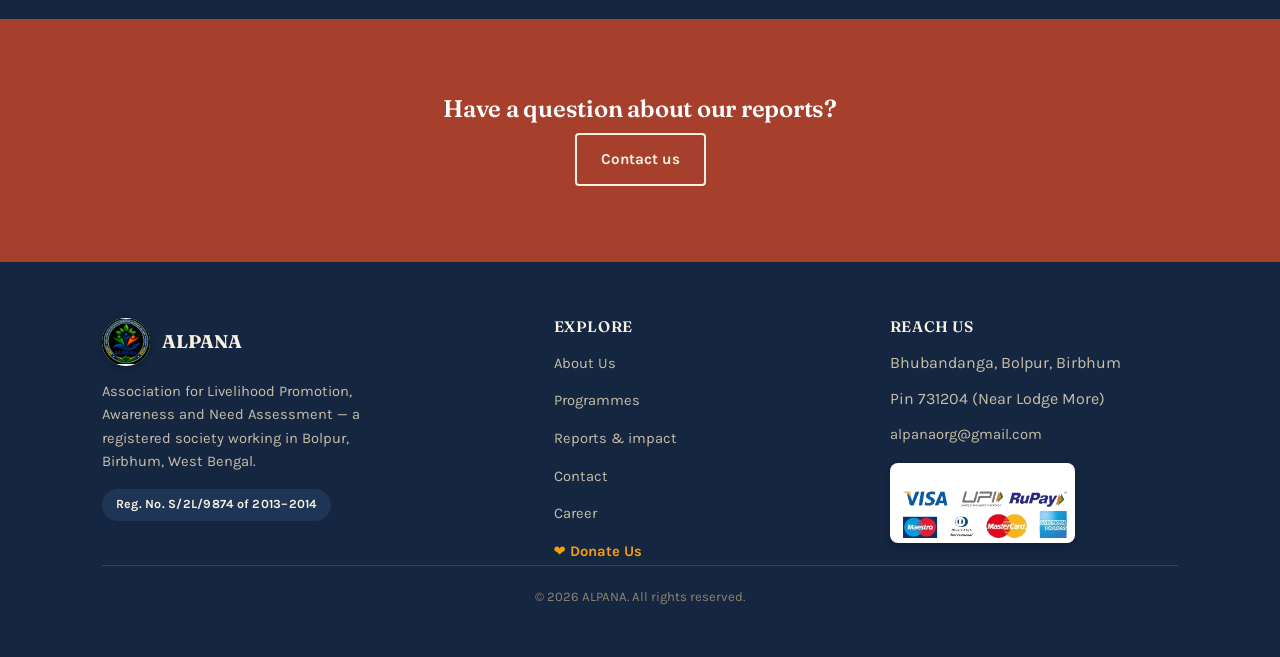
<file: reports.html>
<!DOCTYPE html>
<html lang="en">
<head>
<meta charset="UTF-8">
<meta name="viewport" content="width=device-width, initial-scale=1.0">
<title>Reports &amp; Impact — ALPANA</title>
<meta name="description" content="Annual reports and impact updates from ALPANA, Bolpur, Birbhum.">
<link rel="icon" href="images/alpana-logo.png?v=4">
<link rel="stylesheet" href="style.css?v=33">
</head>
<body>

<header class="site-header">
  <div class="wrap">
    <div class="header-top-row">
      <a class="brand" href="index.html">
        <img src="images/alpana-logo.png?v=4" alt="ALPANA logo">
        <span class="brand-text">
          <span class="name">Association for Livelihood Promotion Awareness and Need Assessment [ALPANA]</span>
        </span>
      </a>
      <button class="nav-toggle" aria-expanded="false" aria-controls="primary-nav">Menu ☰</button>
    </div>
    <nav class="main-nav">
      <ul id="primary-nav">
        <li><a href="index.html">Home</a></li>
        <li><a href="about.html">About Us</a></li>
        <li><a href="programs.html">Programs</a></li>
        <li><a href="reports.html" class="active">Reports</a></li>
        <li><a href="contact.html">Contact</a></li>
        <li><a href="career.html">Career</a></li>
        <li><a href="donate.html" class="nav-donate-btn">❤️ Donate Us</a></li>
      </ul>
    </nav>
  </div>
</header>

<section class="page-hero">
  <div class="hero-motif" style="opacity:0.12;"><img src="images/hero-motif.svg" alt=""></div>
  <div class="wrap">
    <span class="eyebrow">Reports</span>
    <h1>Reports &amp; impact</h1>
    <p>Annual reports, survey findings and programme updates from ALPANA. This section is being built up — write to us at <a href="mailto:alpanaorg@gmail.com" style="color:#E2941F;">alpanaorg@gmail.com</a> for a report not yet listed here.</p>
  </div>
</section>
<div class="alpona-divider on-indigo"><img src="images/alpona-divider-cream.svg" alt=""></div>

<section class="section-rice">
  <div class="wrap">
    <div class="kicker">
      <span class="eyebrow">Documents</span>
      <h2 class="mt-0">Annual reports</h2>
    </div>
    <div class="table-wrap">
      <table class="reports">
        <thead>
          <tr><th>Report</th><th>Focus area</th><th>Status</th><th></th></tr>
        </thead>
        <tbody>
          <tr>
            <td>Annual Report 2025–26</td>
            <td>Livelihood &amp; awareness activity</td>
            <td><span class="tag">Coming soon</span></td>
            <td>—</td>
          </tr>
          <tr>
            <td>Household Need Assessment Survey</td>
            <td>Bolpur block</td>
            <td><span class="tag">Coming soon</span></td>
            <td>—</td>
          </tr>
          <tr>
            <td>Society Registration Certificate</td>
            <td>S/2L/9874 of 2013–2014</td>
            <td><span class="tag">On file</span></td>
            <td>Available on request</td>
          </tr>
        </tbody>
      </table>
    </div>
    <p style="margin-top:20px;font-size:0.9rem;color:#5c4d41;">We're in the process of digitising past reports. Once ready, they'll be listed here as downloadable PDFs.</p>
  </div>
</section>

<section class="section-indigo">
  <div class="wrap">
    <div class="kicker">
      <span class="eyebrow" style="color:#E2941F;">Snapshot</span>
      <h2 class="mt-0">Where we work</h2>
    </div>
    <div class="stats">
      <div class="stat"><b>2013</b><span>Society registered</span></div>
      <div class="stat"><b>Bolpur</b><span>Home block</span></div>
      <div class="stat"><b>3</b><span>Programme areas</span></div>
      <div class="stat"><b>731204</b><span>Pin code served</span></div>
    </div>
  </div>
</section>

<section class="section-clay">
  <div class="wrap center">
    <h2 class="mt-0" style="color:#fff;">Have a question about our reports?</h2>
    <a href="contact.html" class="btn btn-ghost-light">Contact us</a>
  </div>
</section>

<footer class="site-footer">
  <div class="wrap">
    <div class="footer-grid">
      <div>
        <div class="footer-brand">
          <img src="images/alpana-logo.png?v=4" alt="ALPANA logo">
          <span class="name">ALPANA</span>
        </div>
        <p style="max-width:34ch;font-size:0.92rem;">Association for Livelihood Promotion, Awareness and Need Assessment — a registered society working in Bolpur, Birbhum, West Bengal.</p>
        <span class="badge-reg">Reg. No. S/2L/9874 of 2013–2014</span>
      </div>
      <div>
        <h4>Explore</h4>
        <ul class="footer-links">
          <li><a href="about.html">About Us</a></li>
          <li><a href="programs.html">Programmes</a></li>
          <li><a href="reports.html">Reports &amp; impact</a></li>
          <li><a href="contact.html">Contact</a></li>
          <li><a href="career.html">Career</a></li>
          <li><a href="donate.html" style="color:#F59E0B;font-weight:700;">❤️ Donate Us</a></li>
        </ul>
      </div>
      <div>
        <h4>Reach us</h4>
        <ul class="footer-links">
          <li>Bhubandanga, Bolpur, Birbhum</li>
          <li>Pin&nbsp;731204 (Near Lodge More)</li>
          <li><a href="mailto:alpanaorg@gmail.com">alpanaorg@gmail.com</a></li>
        </ul>
        <div class="footer-payments">
          <img src="images/payment-methods.png?v=1" alt="Accepted Payment Modes: VISA, UPI, RuPay, Maestro, Diners Club, MasterCard, American Express">
        </div>
      </div>
    </div>
    <div class="footer-bottom" style="display: flex; justify-content: center; align-items: center; text-align: center; width: 100%; margin: 0 auto;">
      <span style="text-align: center; margin: 0 auto;">© <span id="year"></span> ALPANA. All rights reserved.</span>
    </div>
  </div>
</footer>

<script>
  document.getElementById('year').textContent = new Date().getFullYear();
  const toggle = document.querySelector('.nav-toggle');
  const nav = document.getElementById('primary-nav');
  if(toggle && nav){
    toggle.addEventListener('click', (e) => {
      e.stopPropagation();
      const open = nav.classList.toggle('open');
      toggle.setAttribute('aria-expanded', open);
      toggle.textContent = open ? 'Close ✕' : 'Menu ☰';
    });
    document.addEventListener('click', (e) => {
      if(!nav.contains(e.target) && !toggle.contains(e.target) && nav.classList.contains('open')){
        nav.classList.remove('open');
        toggle.setAttribute('aria-expanded', 'false');
        toggle.textContent = 'Menu ☰';
      }
    });
    document.addEventListener('keydown', (e) => {
      if(e.key === 'Escape' && nav.classList.contains('open')){
        nav.classList.remove('open');
        toggle.setAttribute('aria-expanded', 'false');
        toggle.textContent = 'Menu ☰';
      }
    });
  }
</script>
</body>
</html>
</file>
<file: style.css>
/* ===========================================================
   ALPANA — Association for Livelihood Promotion,
   Awareness and Need Assessment
   Design tokens drawn from Birbhum's own materials:
   laterite red soil, indigo Kantha thread, rice-paste alpona
   linework, marigold, and sal-leaf green.
   Fully Responsive for Mobile, Tablet, Laptop & Desktop.
   =========================================================== */

@import url('https://fonts.googleapis.com/css2?family=Fraunces:opsz,wght@9..144,400;9..144,500;9..144,600;9..144,700&family=Karla:wght@400;500;600;700&family=Caveat:wght@500;600&display=swap');

:root{
  --clay:        #A6402C;
  --clay-dark:   #7E2E1F;
  --indigo:      #1F3556;
  --indigo-deep: #152640;
  --rice:        #F6F0E1;
  --rice-2:      #EFE6D0;
  --marigold:    #E2941F;
  --sal:         #3C5B41;
  --ink:         #241A15;
  --paper:       #FBF8F0;

  --display: "Fraunces", ui-serif, Georgia, serif;
  --body: "Karla", ui-sans-serif, system-ui, -apple-system, BlinkMacSystemFont, "Segoe UI", Roboto, sans-serif;
  --hand: "Caveat", cursive;

  --max: 1140px;
}

*, *::before, *::after{
  box-sizing:border-box;
}

html{
  scroll-behavior:smooth;
  -webkit-text-size-adjust:100%;
}

body{
  margin:0;
  padding:0;
  font-family:var(--body);
  color:var(--ink);
  background:var(--paper);
  line-height:1.6;
  -webkit-font-smoothing:antialiased;
  -moz-osx-font-smoothing:grayscale;
  overflow-x:hidden;
  width:100%;
}

img{
  max-width:100%;
  height:auto;
  display:block;
}

a{
  color:inherit;
  text-decoration:none;
}

.wrap{
  max-width:var(--max);
  margin:0 auto;
  padding:0 clamp(16px, 3.5vw, 32px);
  width:100%;
}

/* ---------- Typography ---------- */
h1, h2, h3, h4, h5, h6{
  font-family:var(--display);
  font-weight:600;
  margin:0 0 0.4em;
  color:var(--indigo-deep);
  letter-spacing:-0.01em;
  line-height:1.2;
}

h1{ font-weight:700; }
p{ margin:0 0 1em; }

.eyebrow{
  font-family:var(--hand);
  font-size:clamp(1.2rem, 2.5vw, 1.45rem);
  color:var(--clay);
  display:inline-block;
  margin-bottom:0.2em;
  transform:rotate(-1.2deg);
}

/* ---------- Focus & Accessibility ---------- */
a:focus-visible, button:focus-visible, .btn:focus-visible, input:focus-visible, textarea:focus-visible{
  outline:3px solid var(--marigold);
  outline-offset:3px;
}

@media (prefers-reduced-motion: reduce){
  *, *::before, *::after{
    animation:none !important;
    transition:none !important;
    scroll-behavior:auto !important;
  }
}

/* ---------- Header & Navigation ---------- */
.site-header{
  position:sticky;
  top:0;
  z-index:100;
  background:rgba(251, 248, 240, 0.96);
  backdrop-filter:blur(10px);
  -webkit-backdrop-filter:blur(10px);
  border-bottom:1px solid rgba(31, 53, 86, 0.12);
  box-shadow:0 2px 12px rgba(0, 0, 0, 0.04);
  width:100%;
}

.site-header .wrap{
  display:flex;
  flex-direction:column;
  padding-top:8px;
  padding-bottom:6px;
}

.header-top-row{
  display:flex;
  align-items:center;
  justify-content:space-between;
  padding-bottom:8px;
  border-bottom:1px solid rgba(31, 53, 86, 0.08);
  gap:12px;
  width:100%;
}

.brand{
  display:flex;
  align-items:center;
  gap:10px;
  text-decoration:none;
  text-align:left;
  flex-shrink:1;
  min-width:0;
}

.brand img{
  height:48px;
  width:48px;
  border-radius:50%;
  object-fit:contain;
  background:#fff;
  flex-shrink:0;
  box-shadow:0 2px 8px rgba(0, 0, 0, 0.16);
}

.brand-text{
  display:inline-flex;
  align-items:center;
  white-space:nowrap;
  min-width:0;
}

.brand-text .name{
  font-family:var(--display);
  font-weight:700;
  font-size:clamp(0.72rem, 1.25vw, 1.12rem);
  color:var(--indigo-deep);
  white-space:nowrap;
  line-height:1.2;
  letter-spacing:-0.01em;
}

.main-nav{
  display:flex;
  align-items:center;
  justify-content:flex-end;
  padding-top:6px;
  width:100%;
}

nav.main-nav ul{
  list-style:none;
  display:flex;
  justify-content:flex-end;
  align-items:center;
  gap:24px;
  margin:0;
  padding:0;
  white-space:nowrap;
}

nav.main-nav a{
  text-decoration:none;
  font-weight:600;
  font-size:0.95rem;
  color:var(--ink);
  position:relative;
  padding:6px 2px;
  display:inline-block;
  transition:color 0.2s ease;
}

nav.main-nav a::after{
  content:"";
  position:absolute;
  left:0;
  right:100%;
  bottom:0;
  height:2.5px;
  background:var(--clay);
  transition:right 0.25s ease;
  border-radius:2px;
}

nav.main-nav a:hover, nav.main-nav a:focus{
  color:var(--clay-dark);
}

nav.main-nav a:hover::after, nav.main-nav a.active::after{
  right:0;
}

nav.main-nav a.active{
  color:var(--clay-dark);
  font-weight:700;
}

.nav-toggle{
  display:none;
  background:none;
  border:1.5px solid var(--indigo);
  border-radius:6px;
  padding:6px 12px;
  font-size:1rem;
  font-weight:700;
  cursor:pointer;
  color:var(--indigo);
  transition:background 0.2s ease, color 0.2s ease;
  min-height:40px;
  min-width:40px;
  flex-shrink:0;
}

.nav-toggle:hover, .nav-toggle:focus{
  background:var(--indigo);
  color:var(--rice);
}

/* Mobile & Tablet Header Responsive Rules */
@media (max-width: 860px){
  .site-header .wrap{
    padding-top:8px;
    padding-bottom:8px;
  }
  
  .header-top-row{
    border-bottom:none;
    padding-bottom:0;
  }
  
  .main-nav{
    padding-top:0;
  }
  
  .nav-toggle{
    display:inline-flex;
    align-items:center;
    justify-content:center;
  }
  
  nav.main-nav ul{
    position:fixed;
    inset:64px 0 auto 0;
    background:var(--paper);
    flex-direction:column;
    align-items:stretch;
    padding:20px 28px 28px;
    gap:14px;
    border-bottom:2px solid var(--clay);
    transform:translateY(-150%);
    opacity:0;
    visibility:hidden;
    transition:transform 0.3s cubic-bezier(0.16, 1, 0.3, 1), opacity 0.25s ease, visibility 0.3s;
    box-shadow:0 18px 36px rgba(0, 0, 0, 0.16);
    z-index:99;
  }
  
  nav.main-nav ul.open{
    transform:translateY(0);
    opacity:1;
    visibility:visible;
  }
  
  nav.main-nav a{
    font-size:1.1rem;
    padding:10px 0;
    border-bottom:1px solid rgba(31, 53, 86, 0.08);
    display:block;
  }
  
  nav.main-nav a::after{
    bottom:0;
  }
}

@media (max-width: 580px){
  .brand img{
    height:36px;
    width:36px;
  }
  
  .brand-text .name{
    font-size:clamp(0.55rem, 2.7vw, 0.78rem);
  }
  
  .nav-toggle{
    padding:4px 8px;
    font-size:0.88rem;
  }
}

/* ---------- Alpona Motif Dividers ---------- */
.alpona-divider{
  width:100%;
  display:block;
  margin:0;
  line-height:0;
}

.alpona-divider img, .alpona-divider svg{
  width:100%;
  height:auto;
  display:block;
  max-height:40px;
}

.alpona-divider.on-clay{ background:var(--clay); }
.alpona-divider.on-indigo{ background:var(--indigo-deep); }
.alpona-divider.on-rice{ background:var(--rice); }

/* ---------- Buttons ---------- */
.btn{
  display:inline-flex;
  align-items:center;
  justify-content:center;
  gap:8px;
  font-family:var(--body);
  font-weight:700;
  font-size:0.95rem;
  padding:12px 24px;
  border-radius:4px;
  text-decoration:none;
  border:2px solid var(--clay);
  transition:transform 0.15s ease, background 0.2s ease, color 0.2s ease, border-color 0.2s ease, box-shadow 0.2s ease;
  cursor:pointer;
  min-height:44px;
}

.btn-solid{
  background:var(--clay);
  color:var(--paper);
}

.btn-solid:hover{
  background:var(--clay-dark);
  border-color:var(--clay-dark);
  transform:translateY(-2px);
  box-shadow:0 6px 16px rgba(166, 64, 44, 0.3);
}

.btn-outline{
  background:transparent;
  color:var(--clay);
}

.btn-outline:hover{
  background:var(--clay);
  color:var(--paper);
  transform:translateY(-2px);
}

.btn-ghost-light{
  border-color:var(--rice);
  color:var(--rice);
}

.btn-ghost-light:hover{
  background:var(--rice);
  color:var(--indigo-deep);
  transform:translateY(-2px);
}

/* ---------- Hero Section & Fullscreen Slider ---------- */
.hero{
  position:relative;
  background:var(--indigo-deep);
  color:var(--rice);
  overflow:hidden;
}

.hero-slider-section{
  padding:0;
  background:var(--indigo-deep);
}

.hero-slider{
  position:relative;
  width:100%;
  height:clamp(380px, 64vh, 600px);
  overflow:hidden;
  background:#111E31;
}

.slider-track{
  display:flex;
  width:100%;
  height:100%;
  transition:transform 0.75s cubic-bezier(0.25, 1, 0.5, 1);
  will-change:transform;
}

.slide{
  flex:0 0 100%;
  width:100%;
  height:100%;
  position:relative;
  overflow:hidden;
}

.slide img{
  width:100%;
  height:100%;
  object-fit:cover;
  object-position:center;
  display:block;
  transform:scale(1.02);
  transition:transform 6s ease-out;
}

.slide.active img{
  transform:scale(1.06);
}

.slide::after{
  content:'';
  position:absolute;
  inset:0;
  background:linear-gradient(to top, rgba(17, 30, 49, 0.75) 0%, rgba(17, 30, 49, 0.08) 45%, rgba(17, 30, 49, 0.25) 100%);
  pointer-events:none;
}

.slide-caption{
  position:absolute;
  bottom:clamp(20px, 4vw, 36px);
  left:clamp(20px, 5vw, 64px);
  right:clamp(20px, 5vw, 64px);
  z-index:3;
  color:var(--rice);
  max-width:700px;
  pointer-events:none;
  transform:translateY(12px);
  opacity:0;
  transition:all 0.6s ease 0.2s;
}

.slide.active .slide-caption{
  transform:translateY(0);
  opacity:1;
}

.slide-tag{
  display:inline-block;
  font-family:var(--body);
  font-size:0.75rem;
  font-weight:700;
  text-transform:uppercase;
  letter-spacing:0.06em;
  background:var(--marigold);
  color:var(--indigo-deep);
  padding:4px 12px;
  border-radius:14px;
  margin-bottom:8px;
  box-shadow:0 2px 8px rgba(0,0,0,0.25);
}

.slide-caption p{
  font-family:var(--display);
  font-size:clamp(1.15rem, 2.2vw, 1.65rem);
  font-weight:700;
  line-height:1.25;
  color:#FAF6EE;
  margin:0;
  text-shadow:0 2px 10px rgba(0, 0, 0, 0.6);
}

/* Slider Navigation Buttons */
.slider-btn{
  position:absolute;
  top:50%;
  transform:translateY(-50%);
  z-index:10;
  width:48px;
  height:48px;
  border-radius:50%;
  background:rgba(20, 35, 56, 0.65);
  backdrop-filter:blur(6px);
  -webkit-backdrop-filter:blur(6px);
  border:1.5px solid rgba(246, 240, 225, 0.4);
  color:var(--rice);
  display:flex;
  align-items:center;
  justify-content:center;
  cursor:pointer;
  transition:all 0.25s ease;
}

.slider-btn:hover{
  background:var(--marigold);
  color:var(--indigo-deep);
  border-color:var(--marigold);
  transform:translateY(-50%) scale(1.08);
}

.slider-btn.prev{ left:clamp(12px, 2.5vw, 28px); }
.slider-btn.next{ right:clamp(12px, 2.5vw, 28px); }

.slider-btn svg{
  width:24px;
  height:24px;
}

/* Slider Indicator Dots */
.slider-dots{
  position:absolute;
  bottom:18px;
  right:clamp(20px, 5vw, 64px);
  z-index:10;
  display:flex;
  gap:10px;
  align-items:center;
}

.dot{
  width:12px;
  height:12px;
  border-radius:50%;
  background:rgba(255, 255, 255, 0.4);
  border:1.5px solid rgba(255, 255, 255, 0.7);
  padding:0;
  cursor:pointer;
  transition:all 0.3s ease;
}

.dot.active{
  background:var(--marigold);
  border-color:var(--marigold);
  width:28px;
  border-radius:10px;
}

@media (max-width: 600px){
  .hero-slider{
    height:300px;
  }
  .slider-btn{
    width:38px;
    height:38px;
  }
  .slider-btn svg{
    width:18px;
    height:18px;
  }
  .slide-caption p{
    font-size:1.02rem;
  }
  .slider-dots{
    right:auto;
    left:50%;
    transform:translateX(-50%);
    bottom:12px;
  }
}

.hero .wrap{
  position:relative;
  z-index:2;
  padding:72px clamp(16px, 3.5vw, 32px) 80px;
  display:grid;
  grid-template-columns:1.15fr 0.85fr;
  gap:clamp(28px, 4vw, 52px);
  align-items:center;
}

.hero-motif{
  position:absolute;
  inset:0;
  opacity:0.14;
  z-index:1;
  pointer-events:none;
}

.hero-motif img{
  width:100%;
  height:100%;
  object-fit:cover;
}

.hero .eyebrow{ color:var(--marigold); }

.hero h1{
  color:var(--rice);
  font-size:clamp(1.9rem, 3.8vw, 3.3rem);
  line-height:1.1;
  margin-bottom:0.35em;
}

.hero p.lead{
  font-size:clamp(1rem, 1.6vw, 1.15rem);
  color:#DCD3C0;
  max-width:48ch;
  line-height:1.65;
}

.hero-cta{
  display:flex;
  gap:14px;
  flex-wrap:wrap;
  margin-top:28px;
}

.hero-media{
  position:relative;
  border-radius:10px;
  overflow:hidden;
  box-shadow:0 24px 60px -15px rgba(0, 0, 0, 0.65), 0 0 0 1px rgba(255, 255, 255, 0.15);
  background:var(--rice);
  display:flex;
  align-items:center;
  justify-content:center;
  transition:transform 0.3s ease, box-shadow 0.3s ease;
}

.hero-media img{
  width:100%;
  height:auto;
  display:block;
  object-fit:cover;
  border-radius:10px;
  transition:transform 0.4s ease;
}

.hero-media:hover{
  transform:translateY(-3px);
  box-shadow:0 30px 70px -15px rgba(0, 0, 0, 0.75);
}

.hero-media:hover img{
  transform:scale(1.02);
}

.hero-panel{
  background:var(--rice);
  color:var(--ink);
  border-radius:6px;
  padding:26px 24px;
  position:relative;
  box-shadow:0 24px 60px -20px rgba(0, 0, 0, 0.5);
}

.hero-panel .reg{
  font-family:var(--body);
  font-size:0.78rem;
  letter-spacing:0.04em;
  text-transform:uppercase;
  color:var(--clay-dark);
  font-weight:700;
  border-bottom:1px dashed rgba(36, 26, 21, 0.25);
  padding-bottom:10px;
  margin-bottom:12px;
}

.hero-panel dl{ margin:0; }
.hero-panel dt{ font-size:0.72rem; text-transform:uppercase; letter-spacing:0.05em; color:var(--sal); font-weight:700; margin-top:12px; }
.hero-panel dt:first-child{ margin-top:0; }
.hero-panel dd{ margin:2px 0 0; font-size:0.95rem; }

/* Hero Responsive Breakpoints */
@media (max-width: 900px){
  .hero .wrap{
    grid-template-columns:1fr;
    padding-top:48px;
    padding-bottom:56px;
    gap:36px;
  }
  
  .hero p.lead{
    max-width:100%;
  }
  
  .hero-media{
    max-width:620px;
    margin:0 auto;
    width:100%;
  }
}

@media (max-width: 480px){
  .hero-cta{
    flex-direction:column;
    width:100%;
  }
  
  .hero-cta .btn{
    width:100%;
    text-align:center;
  }
}

/* ---------- Sections Global ---------- */
section{
  padding:clamp(48px, 6vw, 76px) 0;
  width:100%;
}

.section-rice{ background:var(--rice); }
.section-paper{ background:var(--paper); }
.section-indigo{ background:var(--indigo-deep); color:var(--rice); }
.section-indigo h2, .section-indigo h3{ color:var(--rice); }
.section-clay{ background:var(--clay); color:var(--rice); }
.section-clay h2, .section-clay h3{ color:var(--rice); }

.kicker{
  text-align:center;
  max-width:680px;
  margin:0 auto clamp(32px, 4vw, 48px);
}

.kicker h2{
  font-size:clamp(1.6rem, 3vw, 2.3rem);
}

/* ---------- Pillars Grid ---------- */
.pillars{
  display:grid;
  grid-template-columns:repeat(3, 1fr);
  gap:clamp(20px, 2.5vw, 28px);
}

.pillar{
  background:var(--paper);
  border-radius:6px;
  padding:clamp(24px, 3vw, 32px) clamp(20px, 2.5vw, 26px);
  border:1px solid rgba(31, 53, 86, 0.1);
  position:relative;
  transition:transform 0.25s ease, box-shadow 0.25s ease;
}

.pillar:hover{
  transform:translateY(-4px);
  box-shadow:0 12px 28px rgba(31, 53, 86, 0.08);
}

.pillar .num{
  font-family:var(--hand);
  font-size:1.6rem;
  color:var(--marigold);
}

.pillar h3{
  font-size:1.22rem;
  margin-bottom:0.5em;
}

.pillar p{
  font-size:0.95rem;
  color:#3a2f28;
  margin:0;
}

.pillar-icon{
  width:44px;
  height:44px;
  margin-bottom:14px;
}

@media (max-width: 860px){
  .pillars{
    grid-template-columns:1fr;
  }
}

/* ---------- Statistics Grid ---------- */
.stats{
  display:grid;
  grid-template-columns:repeat(4, 1fr);
  gap:clamp(16px, 3vw, 36px);
  text-align:center;
}

.stat{
  padding:12px 8px;
}

.stat b{
  display:block;
  font-family:var(--display);
  font-size:clamp(3.2rem, 5.8vw, 4.6rem);
  font-weight:800;
  color:#FFD700;
  line-height:1.05;
  margin-bottom:8px;
  text-shadow:0 3px 18px rgba(255, 215, 0, 0.4);
  letter-spacing:-0.02em;
}

.stat span{
  font-size:0.95rem;
  font-weight:600;
  color:#EAE2CF;
  text-transform:uppercase;
  letter-spacing:0.05em;
  line-height:1.35;
  display:block;
}

@media (max-width: 900px){
  .stats{
    grid-template-columns:repeat(2, 1fr);
    gap:28px 20px;
  }
}

@media (max-width: 480px){
  .stats{
    grid-template-columns:1fr;
    gap:24px;
  }
}

/* ---------- Two-Column Layout ---------- */
.two-col{
  display:grid;
  grid-template-columns:1fr 1fr;
  gap:clamp(32px, 4vw, 56px);
  align-items:center;
}

@media (max-width: 860px){
  .two-col{
    grid-template-columns:1fr;
    gap:36px;
  }
}

/* ---------- About Hero Two-Column Layout ---------- */
.about-hero-grid{
  display:grid;
  grid-template-columns:1.15fr 0.95fr;
  gap:clamp(32px, 4.5vw, 56px);
  align-items:center;
}

.about-hero-text{
  text-align:left;
}

.about-hero-image-wrap{
  display:flex;
  justify-content:center;
  align-items:center;
}

.about-hero-card{
  background:#FFFFFF;
  border-radius:18px;
  padding:10px;
  box-shadow:0 18px 45px rgba(0,0,0,0.35);
  border:2px solid rgba(255,255,255,0.18);
  overflow:hidden;
  transition:transform 0.3s ease, box-shadow 0.3s ease;
  width:100%;
}

.about-hero-card:hover{
  transform:translateY(-4px);
  box-shadow:0 24px 50px rgba(0,0,0,0.45);
}

.about-hero-img{
  width:100%;
  height:auto;
  border-radius:12px;
  display:block;
  object-fit:cover;
}

@media (max-width: 900px){
  .about-hero-grid{
    grid-template-columns:1fr;
    gap:32px;
  }
}

/* ---------- Our Outreach & Impact Snapshot Section ---------- */
.section-outreach{
  background:linear-gradient(180deg, #182C48 0%, #122238 100%);
  position:relative;
  padding:clamp(48px, 6vw, 76px) 0;
  color:var(--rice);
  overflow:hidden;
}

.outreach-header{
  margin-bottom:clamp(24px, 3.5vw, 36px);
  text-align:center;
}

.outreach-title{
  font-family:var(--display);
  font-size:clamp(2rem, 3.5vw, 2.75rem);
  font-weight:700;
  color:#FAF6EE;
  margin:0 0 10px;
}

.outreach-dash{
  display:inline-flex;
  align-items:center;
  gap:6px;
  justify-content:center;
}

.outreach-dash span{
  display:inline-block;
  height:3px;
  width:44px;
  background:#E85D04;
  border-radius:3px;
}

.outreach-dash::before, .outreach-dash::after{
  content:'';
  display:inline-block;
  width:6px;
  height:3px;
  background:#E85D04;
  border-radius:3px;
}

.outreach-box{
  background:#FFFFFF;
  border-radius:24px;
  padding:clamp(24px, 4.5vw, 44px);
  box-shadow:0 20px 50px rgba(0, 0, 0, 0.28);
  max-width:1120px;
  margin:0 auto;
  color:#1F3556;
}

.snapshot-header{
  text-align:center;
  margin-bottom:clamp(22px, 3vw, 34px);
}

.snapshot-title{
  font-family:var(--display);
  font-size:clamp(1.5rem, 2.5vw, 2.1rem);
  font-weight:800;
  color:#162842;
  margin:0 0 8px;
  letter-spacing:-0.01em;
}

.snapshot-subtitle{
  font-size:clamp(0.88rem, 1.25vw, 0.98rem);
  color:#556982;
  max-width:700px;
  margin:0 auto;
  line-height:1.55;
}

.outreach-grid{
  display:grid;
  grid-template-columns:repeat(4, 1fr);
  gap:clamp(12px, 1.6vw, 18px);
}

.outreach-card{
  background:#FFFFFF;
  border:1.5px solid #E6ECF2;
  border-radius:14px;
  padding:clamp(16px, 2vw, 22px) 12px;
  text-align:center;
  display:flex;
  flex-direction:column;
  justify-content:center;
  align-items:center;
  box-shadow:0 3px 10px rgba(0, 0, 0, 0.02);
  transition:transform 0.25s ease, box-shadow 0.25s ease, border-color 0.25s ease;
}

.outreach-card:hover{
  transform:translateY(-3px);
  box-shadow:0 12px 24px rgba(31, 53, 86, 0.09);
  border-color:#CBD5E1;
}

.outreach-card .outreach-num{
  font-family:var(--display);
  font-size:clamp(1.75rem, 2.4vw, 2.25rem);
  font-weight:800;
  color:#E85D04;
  line-height:1.1;
  margin-bottom:5px;
  display:inline-flex;
  align-items:center;
  justify-content:center;
  letter-spacing:-0.01em;
}

/* Outreach 0.8s Odometer Vertical Reel */
.outreach-num.odometer{
  overflow:hidden;
  vertical-align:middle;
}

.outreach-num .odometer-digit{
  display:inline-block;
  height:1.15em;
  line-height:1.15em;
  overflow:hidden;
  position:relative;
  vertical-align:middle;
}

.outreach-num .odometer-ribbon{
  display:flex;
  flex-direction:column;
  transition:transform 0.8s cubic-bezier(0.16, 0.85, 0.3, 1);
  will-change:transform;
  transform:translateY(0);
}

.outreach-num .odometer-ribbon span{
  display:block;
  height:1.15em;
  line-height:1.15em;
  text-align:center;
  font-family:var(--display);
  font-size:inherit;
  font-weight:800;
  color:inherit;
  flex-shrink:0;
}

.outreach-num .odometer-sep{
  display:inline-block;
  height:1.15em;
  line-height:1.15em;
  vertical-align:middle;
  color:inherit;
  font-family:var(--display);
  font-weight:800;
}

.outreach-card .outreach-label{
  font-size:0.92rem;
  font-weight:700;
  color:#1F3556;
  line-height:1.25;
  margin-bottom:3px;
  display:block;
}

.outreach-card .outreach-sub{
  font-size:0.78rem;
  color:#64748B;
  line-height:1.3;
  display:block;
}

/* Highlighted Solid Orange Cards */
.outreach-card.highlight{
  background:linear-gradient(135deg, #F97316 0%, #EA580C 100%);
  border:none;
  box-shadow:0 8px 22px rgba(234, 88, 12, 0.32);
}

.outreach-card.highlight .outreach-num{
  color:#FFFFFF;
}

.outreach-card.highlight .outreach-label{
  color:#FFFFFF;
}

.outreach-card.highlight .outreach-sub{
  color:rgba(255, 255, 255, 0.92);
}

.outreach-card.highlight:hover{
  transform:translateY(-3px);
  box-shadow:0 12px 30px rgba(234, 88, 12, 0.44);
}

@media (max-width: 960px){
  .outreach-grid{
    grid-template-columns:repeat(2, 1fr);
  }
}

@media (max-width: 520px){
  .outreach-grid{
    grid-template-columns:1fr;
  }
  .outreach-box{
    padding:20px 16px;
    border-radius:18px;
  }
}

/* ---------- About Narrative & Key Areas ---------- */
.about-narrative{
  max-width:820px;
  margin:0 auto;
  font-size:clamp(1.05rem, 1.55vw, 1.18rem);
  line-height:1.8;
  color:#2e241e;
}

.about-narrative p{
  margin-bottom:1.4em;
}

.about-narrative p.lead-intro{
  font-size:clamp(1.15rem, 1.8vw, 1.28rem);
  font-weight:500;
  color:var(--indigo-deep);
  line-height:1.75;
}

.key-areas{
  max-width:840px;
  margin:40px auto 0;
  display:grid;
  gap:22px;
}

.key-area-card{
  background:var(--paper);
  border:1px solid rgba(31, 53, 86, 0.12);
  border-left:4px solid var(--clay);
  border-radius:8px;
  padding:26px 28px;
  display:flex;
  gap:22px;
  align-items:flex-start;
  transition:transform 0.25s ease, box-shadow 0.25s ease;
}

.key-area-card:hover{
  transform:translateY(-3px);
  box-shadow:0 12px 26px rgba(31, 53, 86, 0.08);
}

.key-area-num{
  font-family:var(--hand);
  font-size:1.8rem;
  font-weight:700;
  color:var(--clay);
  line-height:1;
  background:rgba(166, 64, 44, 0.08);
  width:46px;
  height:46px;
  border-radius:50%;
  display:flex;
  align-items:center;
  justify-content:center;
  flex-shrink:0;
}

.key-area-content h3{
  font-size:1.22rem;
  margin:0 0 8px;
  color:var(--indigo-deep);
}

.key-area-content p{
  font-size:0.96rem;
  color:#3d3129;
  line-height:1.68;
  margin:0;
}

@media (max-width: 600px){
  .key-area-card{
    flex-direction:column;
    padding:20px 18px;
    gap:12px;
  }
}

/* ---------- Cards Grid (Programs / About) ---------- */
.card-grid{
  display:grid;
  grid-template-columns:repeat(3, 1fr);
  gap:clamp(20px, 2.5vw, 28px);
}

@media (max-width: 960px) and (min-width: 641px){
  .card-grid{
    grid-template-columns:repeat(2, 1fr);
  }
}

@media (max-width: 640px){
  .card-grid{
    grid-template-columns:1fr;
  }
}

.card{
  background:var(--paper);
  border:1px solid rgba(31, 53, 86, 0.12);
  border-radius:6px;
  overflow:hidden;
  transition:transform 0.25s ease, box-shadow 0.25s ease;
}

.card:hover{
  transform:translateY(-3px);
  box-shadow:0 12px 24px rgba(31, 53, 86, 0.08);
}

.card-art{
  aspect-ratio:4/3;
  background:var(--rice-2);
  display:flex;
  align-items:center;
  justify-content:center;
}

.card-art svg{
  width:56%;
  height:56%;
}

.card-body{
  padding:20px 22px 24px;
}

.card h3{ font-size:1.1rem; }
.card p{ font-size:0.92rem; color:#4a3d34; margin-bottom:0.5em; }

/* ---------- Vision & Mission Section ---------- */
.vision-mission-grid{
  display:grid;
  grid-template-columns:1fr 1fr;
  gap:clamp(24px, 3.5vw, 36px);
  max-width:960px;
  margin:0 auto;
}

.vm-card{
  background:var(--paper);
  border:1px solid rgba(31, 53, 86, 0.12);
  border-top:4px solid var(--marigold);
  border-radius:10px;
  padding:clamp(28px, 3.5vw, 36px) clamp(24px, 3vw, 32px);
  display:flex;
  flex-direction:column;
  position:relative;
  transition:transform 0.3s ease, box-shadow 0.3s ease, border-color 0.3s ease;
  box-shadow:0 6px 18px rgba(31, 53, 86, 0.05);
}

.vm-card:hover{
  transform:translateY(-4px);
  border-color:var(--clay);
  box-shadow:0 16px 36px rgba(31, 53, 86, 0.1);
}

.vm-icon-wrap{
  width:60px;
  height:60px;
  border-radius:12px;
  background:linear-gradient(135deg, rgba(226, 148, 31, 0.15), rgba(166, 64, 44, 0.15));
  border:1.5px solid rgba(226, 148, 31, 0.35);
  display:flex;
  align-items:center;
  justify-content:center;
  margin-bottom:18px;
  color:var(--clay);
  flex-shrink:0;
  transition:transform 0.3s ease, color 0.3s ease;
}

.vm-card:hover .vm-icon-wrap{
  transform:scale(1.08) rotate(3deg);
  color:var(--marigold);
  border-color:var(--marigold);
}

.vm-icon-wrap svg{
  width:32px;
  height:32px;
}

.vm-title{
  font-family:var(--display);
  font-size:clamp(1.35rem, 2.2vw, 1.7rem);
  font-weight:700;
  color:var(--indigo-deep);
  margin:0 0 12px;
  display:flex;
  align-items:center;
  gap:10px;
}

.vm-text{
  font-size:clamp(0.96rem, 1.4vw, 1.05rem);
  color:#3d3129;
  line-height:1.75;
  margin:0;
}

/* Dark Mode override when inside section-indigo */
.section-indigo .vm-card{
  background:rgba(251, 248, 240, 0.05);
  border:1px solid rgba(246, 240, 225, 0.16);
  border-top:4px solid var(--marigold);
  box-shadow:none;
}

.section-indigo .vm-card:hover{
  background:rgba(251, 248, 240, 0.09);
  border-color:var(--marigold);
  box-shadow:0 16px 36px rgba(0, 0, 0, 0.35);
}

.section-indigo .vm-title{
  color:var(--rice);
}

.section-indigo .vm-text{
  color:#DCD3C0;
}

@media (max-width: 768px){
  .vision-mission-grid{
    grid-template-columns:1fr;
    gap:22px;
  }
}

/* ---------- Board Members Grid ---------- */
.board-grid{
  display:grid;
  grid-template-columns:repeat(auto-fit, minmax(230px, 1fr));
  gap:clamp(20px, 2.5vw, 28px);
  justify-content:center;
}

.board-card{
  background:var(--paper);
  border:1px solid rgba(31, 53, 86, 0.12);
  border-radius:8px;
  padding:28px 20px 24px;
  text-align:center;
  display:flex;
  flex-direction:column;
  align-items:center;
  transition:transform 0.25s ease, box-shadow 0.25s ease, border-color 0.25s ease;
  position:relative;
}

.board-card:hover{
  transform:translateY(-4px);
  box-shadow:0 14px 30px rgba(31, 53, 86, 0.09);
  border-color:rgba(166, 64, 44, 0.35);
}

.member-avatar{
  width:96px;
  height:96px;
  border-radius:50%;
  margin-bottom:16px;
  overflow:hidden;
  border:3px solid var(--rice-2);
  background:var(--rice);
  display:flex;
  align-items:center;
  justify-content:center;
  box-shadow:0 4px 10px rgba(0, 0, 0, 0.06);
  flex-shrink:0;
  transition:border-color 0.25s ease, transform 0.25s ease;
}

.board-card:hover .member-avatar{
  border-color:var(--marigold);
  transform:scale(1.04);
}

.member-avatar img{
  width:100%;
  height:100%;
  object-fit:cover;
  border-radius:50%;
}

.avatar-ph{
  width:100%;
  height:100%;
  display:flex;
  align-items:center;
  justify-content:center;
  color:var(--indigo);
  background:linear-gradient(135deg, rgba(31, 53, 86, 0.08), rgba(166, 64, 44, 0.08));
}

.avatar-ph svg{
  width:44px;
  height:44px;
  opacity:0.75;
}

.member-name{
  font-family:var(--display);
  font-weight:700;
  font-size:1.1rem;
  color:var(--indigo-deep);
  margin:0 0 8px;
  line-height:1.25;
}

.member-role{
  display:inline-block;
  font-family:var(--body);
  font-size:0.8rem;
  font-weight:700;
  text-transform:uppercase;
  letter-spacing:0.04em;
  padding:4px 12px;
  border-radius:20px;
  background:rgba(31, 53, 86, 0.08);
  color:var(--indigo);
  margin-top:auto;
}

.member-role.role-lead{
  background:rgba(166, 64, 44, 0.12);
  color:var(--clay-dark);
}

@media (max-width: 600px){
  .board-grid{
    grid-template-columns:repeat(auto-fit, minmax(160px, 1fr));
    gap:16px;
  }
  .board-card{
    padding:20px 14px 18px;
  }
  .member-avatar{
    width:80px;
    height:80px;
    margin-bottom:12px;
  }
  .member-avatar svg{
    width:36px;
    height:36px;
  }
  .member-name{
    font-size:0.96rem;
  }
  .member-role{
    font-size:0.72rem;
    padding:3px 10px;
  }
}

/* ---------- Timeline ---------- */
.timeline{
  list-style:none;
  margin:0;
  padding:0;
  border-left:2px solid rgba(166, 64, 44, 0.35);
}

.timeline li{
  position:relative;
  padding:0 0 30px 26px;
}

.timeline li::before{
  content:"";
  position:absolute;
  left:-7px;
  top:4px;
  width:12px;
  height:12px;
  border-radius:50%;
  background:var(--clay);
  border:2px solid var(--paper);
}

.timeline .yr{
  font-family:var(--hand);
  font-size:1.2rem;
  color:var(--clay-dark);
}

/* ---------- Quotes ---------- */
.quote-block{
  font-family:var(--display);
  font-style:italic;
  font-size:clamp(1.15rem, 2vw, 1.4rem);
  color:var(--indigo-deep);
  border-left:3.5px solid var(--marigold);
  padding-left:clamp(16px, 2.5vw, 26px);
  max-width:62ch;
  margin:0 auto;
  line-height:1.55;
}

/* ---------- Tables & Responsive Wrapper ---------- */
.table-wrap{
  width:100%;
  overflow-x:auto;
  -webkit-overflow-scrolling:touch;
  margin:16px 0;
  border-radius:6px;
  border:1px solid rgba(31, 53, 86, 0.12);
  background:var(--paper);
}

table.reports{
  width:100%;
  border-collapse:collapse;
  min-width:540px;
}

table.reports th, table.reports td{
  text-align:left;
  padding:14px 18px;
  border-bottom:1px solid rgba(31, 53, 86, 0.12);
}

table.reports th{
  font-family:var(--display);
  font-weight:600;
  color:var(--indigo-deep);
  font-size:0.95rem;
  background:rgba(31, 53, 86, 0.04);
}

table.reports td{ font-size:0.94rem; }

.tag{
  display:inline-block;
  font-size:0.72rem;
  font-weight:700;
  text-transform:uppercase;
  letter-spacing:0.03em;
  padding:3px 9px;
  border-radius:20px;
  background:var(--sal);
  color:var(--rice);
  white-space:nowrap;
}

/* ---------- Forms & Inputs ---------- */
.form-grid{
  display:grid;
  gap:16px;
  max-width:560px;
  width:100%;
}

.field label{
  display:block;
  font-weight:700;
  font-size:0.85rem;
  margin-bottom:6px;
  color:var(--indigo-deep);
}

.field input, .field textarea, .field select{
  width:100%;
  padding:12px 14px;
  border:1.5px solid rgba(31, 53, 86, 0.28);
  border-radius:4px;
  font-family:var(--body);
  font-size:16px; /* 16px prevents iOS Safari auto-zooming on focus */
  background:var(--paper);
  color:var(--ink);
  transition:border-color 0.2s ease, outline 0.2s ease;
}

.field textarea{
  resize:vertical;
  min-height:120px;
}

.field input:focus, .field textarea:focus, .field select:focus{
  outline:2px solid var(--clay);
  border-color:var(--clay);
}

/* ---------- Contact Info List ---------- */
.info-list{
  list-style:none;
  margin:0;
  padding:0;
  display:grid;
  gap:18px;
}

.info-list li{
  display:flex;
  gap:14px;
  align-items:flex-start;
}

.info-list .ic{
  width:26px;
  height:26px;
  flex:none;
  color:var(--clay);
  margin-top:2px;
}

.info-list strong{
  display:block;
  font-size:0.78rem;
  text-transform:uppercase;
  letter-spacing:0.04em;
  color:var(--sal);
}

/* ---------- Page Hero (Inner Pages) ---------- */
.page-hero{
  background:var(--indigo-deep);
  color:var(--rice);
  position:relative;
  overflow:hidden;
}

.page-hero .wrap{
  padding:clamp(48px, 6vw, 64px) clamp(16px, 3.5vw, 32px) clamp(44px, 5vw, 56px);
  position:relative;
  z-index:2;
}

.page-hero .eyebrow{ color:var(--marigold); }

.page-hero h1{
  color:var(--rice);
  font-size:clamp(1.85rem, 3.6vw, 2.7rem);
  max-width:26ch;
}

.page-hero p{
  color:#DCD3C0;
  max-width:58ch;
  font-size:clamp(0.98rem, 1.4vw, 1.08rem);
}

/* ---------- Footer ---------- */
footer.site-footer{
  background:var(--indigo-deep);
  color:#C9BFA9;
  width:100%;
}

footer .wrap{
  padding:56px clamp(16px, 3.5vw, 32px) 30px;
}

.footer-grid{
  display:grid;
  grid-template-columns:1.4fr 1fr 1fr;
  gap:clamp(28px, 4vw, 48px);
}

@media (max-width: 820px){
  .footer-grid{
    grid-template-columns:1fr;
    gap:32px;
  }
}

.footer-grid h4{
  color:var(--rice);
  font-size:0.95rem;
  text-transform:uppercase;
  letter-spacing:0.04em;
  margin-bottom:14px;
}

.footer-brand{
  display:flex;
  gap:12px;
  align-items:center;
  margin-bottom:14px;
}

.footer-brand img{
  height:48px;
  width:48px;
  border-radius:50%;
  object-fit:contain;
  background:#fff;
  flex-shrink:0;
  box-shadow:0 2px 8px rgba(0, 0, 0, 0.25);
}

.footer-brand .name{
  font-family:var(--display);
  color:var(--rice);
  font-weight:700;
  font-size:1.15rem;
}

.footer-links{
  list-style:none;
  margin:0;
  padding:0;
  display:grid;
  gap:10px;
}

.footer-links a{
  text-decoration:none;
  color:#C9BFA9;
  font-size:0.92rem;
  transition:color 0.2s ease;
  display:inline-block;
  padding:2px 0;
}

.footer-links a:hover{ color:var(--marigold); }

.footer-payments{
  margin-top:14px;
}

.footer-payments img{
  max-width:185px;
  width:100%;
  height:auto;
  background:#FFFFFF;
  padding:5px 8px;
  border-radius:8px;
  box-shadow:0 3px 10px rgba(0, 0, 0, 0.22);
  display:block;
  object-fit:contain;
}

.footer-bottom{
  border-top:1px solid rgba(246, 240, 225, 0.14);
  margin-top:40px;
  padding-top:20px;
  padding-bottom:20px;
  display:flex;
  justify-content:center;
  align-items:center;
  text-align:center;
  flex-wrap:wrap;
  gap:12px;
  font-size:0.82rem;
  color:#8E8570;
  width:100%;
}

.footer-bottom span{
  text-align:center;
  margin:0 auto;
}


/* ---------- Utility Classes ---------- */
.mt-0{ margin-top:0 !important; }
.center{ text-align:center; }
.badge-reg{
  display:inline-block;
  background:var(--indigo);
  color:var(--rice);
  padding:6px 14px;
  border-radius:20px;
  font-size:0.78rem;
  font-weight:700;
  letter-spacing:0.02em;
}

/* ---------- Career & Opportunities Page ---------- */
.job-list{
  display:grid;
  gap:20px;
  max-width:880px;
  margin:0 auto;
}

.job-card{
  background:#FFFFFF;
  border:1.5px solid #E2E8F0;
  border-radius:14px;
  padding:clamp(20px, 3vw, 28px);
  color:#1F3556;
  box-shadow:0 4px 16px rgba(0,0,0,0.06);
  transition:transform 0.25s ease, box-shadow 0.25s ease;
  display:flex;
  flex-direction:column;
}

.job-card:hover{
  transform:translateY(-3px);
  box-shadow:0 12px 28px rgba(0,0,0,0.12);
}

.job-header{
  display:flex;
  justify-content:space-between;
  align-items:flex-start;
  gap:14px;
  margin-bottom:12px;
}

.job-title{
  font-family:var(--display);
  font-size:clamp(1.2rem, 1.8vw, 1.45rem);
  font-weight:800;
  color:#000000;
  margin:0 0 6px;
}

.job-meta{
  display:flex;
  flex-wrap:wrap;
  gap:12px;
  font-size:0.84rem;
  color:#64748B;
  font-weight:600;
}

.job-desc{
  font-size:0.96rem;
  color:#3d3129;
  line-height:1.68;
  margin:0 0 14px;
}

.job-tags{
  display:flex;
  flex-wrap:wrap;
  gap:8px;
}

.job-tag{
  background:rgba(31, 53, 86, 0.08);
  color:var(--indigo-deep);
  font-size:0.76rem;
  font-weight:700;
  padding:3px 10px;
  border-radius:12px;
}

/* Orange Action Button & Application Highlight */
.btn-orange{
  background:linear-gradient(135deg, #F97316 0%, #EA580C 100%);
  color:#FFFFFF !important;
  font-weight:700;
  border:none;
  box-shadow:0 4px 14px rgba(234, 88, 12, 0.35);
  transition:all 0.25s ease;
  display:inline-flex;
  align-items:center;
  gap:8px;
  padding:12px 26px;
  border-radius:8px;
  text-decoration:none;
  font-size:0.96rem;
}

.btn-orange:hover, .btn-orange:focus{
  background:linear-gradient(135deg, #FB923C 0%, #F97316 100%);
  transform:translateY(-2px);
  box-shadow:0 8px 22px rgba(234, 88, 12, 0.45);
}

.apply-card-orange{
  background:linear-gradient(180deg, #FFFFFF 0%, #FFF7ED 100%);
  border:2px solid #FDBA74;
  border-radius:16px;
  padding:clamp(24px, 4vw, 36px);
  box-shadow:0 8px 24px rgba(234, 88, 12, 0.09);
}

.badge-orange{
  display:inline-block;
  background:linear-gradient(135deg, #F97316 0%, #EA580C 100%);
  color:#FFFFFF;
  padding:6px 14px;
  border-radius:20px;
  font-size:0.78rem;
  font-weight:700;
  letter-spacing:0.02em;
}

/* ---------- Glossy Blinking Glowing Donate Us Tab ---------- */
.nav-donate-btn{
  position:relative;
  background:linear-gradient(135deg, #FF6B35 0%, #F59E0B 50%, #EA580C 100%) !important;
  background-size:200% auto !important;
  color:#FFFFFF !important;
  font-weight:800 !important;
  padding:7px 16px !important;
  border-radius:22px !important;
  text-decoration:none !important;
  display:inline-flex !important;
  align-items:center !important;
  gap:6px !important;
  box-shadow:0 0 14px rgba(245, 158, 11, 0.75), 0 2px 8px rgba(234, 88, 12, 0.45);
  animation:donateGlowPulse 2.2s infinite ease-in-out, donateGradientShift 3.5s infinite linear;
  overflow:hidden;
  border:1.5px solid rgba(255, 255, 255, 0.5) !important;
  letter-spacing:0.02em;
  transition:transform 0.2s ease, box-shadow 0.2s ease;
  cursor:pointer;
}

nav.main-nav a.nav-donate-btn::after,
nav.main-nav a.nav-donate-btn:hover::after,
nav.main-nav a.nav-donate-btn.active::after{
  content:'';
  position:absolute;
  top:-50%;
  left:-80%;
  width:45%;
  height:200%;
  background:linear-gradient(
    90deg,
    rgba(255, 255, 255, 0) 0%,
    rgba(255, 255, 255, 0.85) 50%,
    rgba(255, 255, 255, 0) 100%
  );
  transform:rotate(25deg);
  animation:donateGlossySweep 2.8s infinite ease-in-out;
  pointer-events:none;
  bottom:auto !important;
  right:auto !important;
}

@keyframes donateGlossySweep{
  0%{ left:-80%; opacity:0; }
  15%{ opacity:1; }
  45%, 100%{ left:140%; opacity:0; }
}

@keyframes donateGlowPulse{
  0%, 100%{
    transform:scale(1);
    box-shadow:0 0 10px rgba(245, 158, 11, 0.6), 0 2px 6px rgba(234, 88, 12, 0.35);
  }
  50%{
    transform:scale(1.06);
    box-shadow:0 0 24px rgba(245, 158, 11, 1), 0 0 38px rgba(234, 88, 12, 0.75);
  }
}

@keyframes donateGradientShift{
  0%{ background-position:0% 50%; }
  50%{ background-position:100% 50%; }
  100%{ background-position:0% 50%; }
}

.nav-donate-btn:hover{
  transform:scale(1.1) translateY(-2px) !important;
  box-shadow:0 0 30px rgba(245, 158, 11, 1), 0 4px 16px rgba(234, 88, 12, 0.8) !important;
}

/* Ensure mobile nav renders glossy donate button nicely */
@media (max-width: 768px){
  .nav-donate-btn{
    margin-top:8px;
    justify-content:center;
    width:calc(100% - 20px);
    text-align:center;
  }
}
</file>
